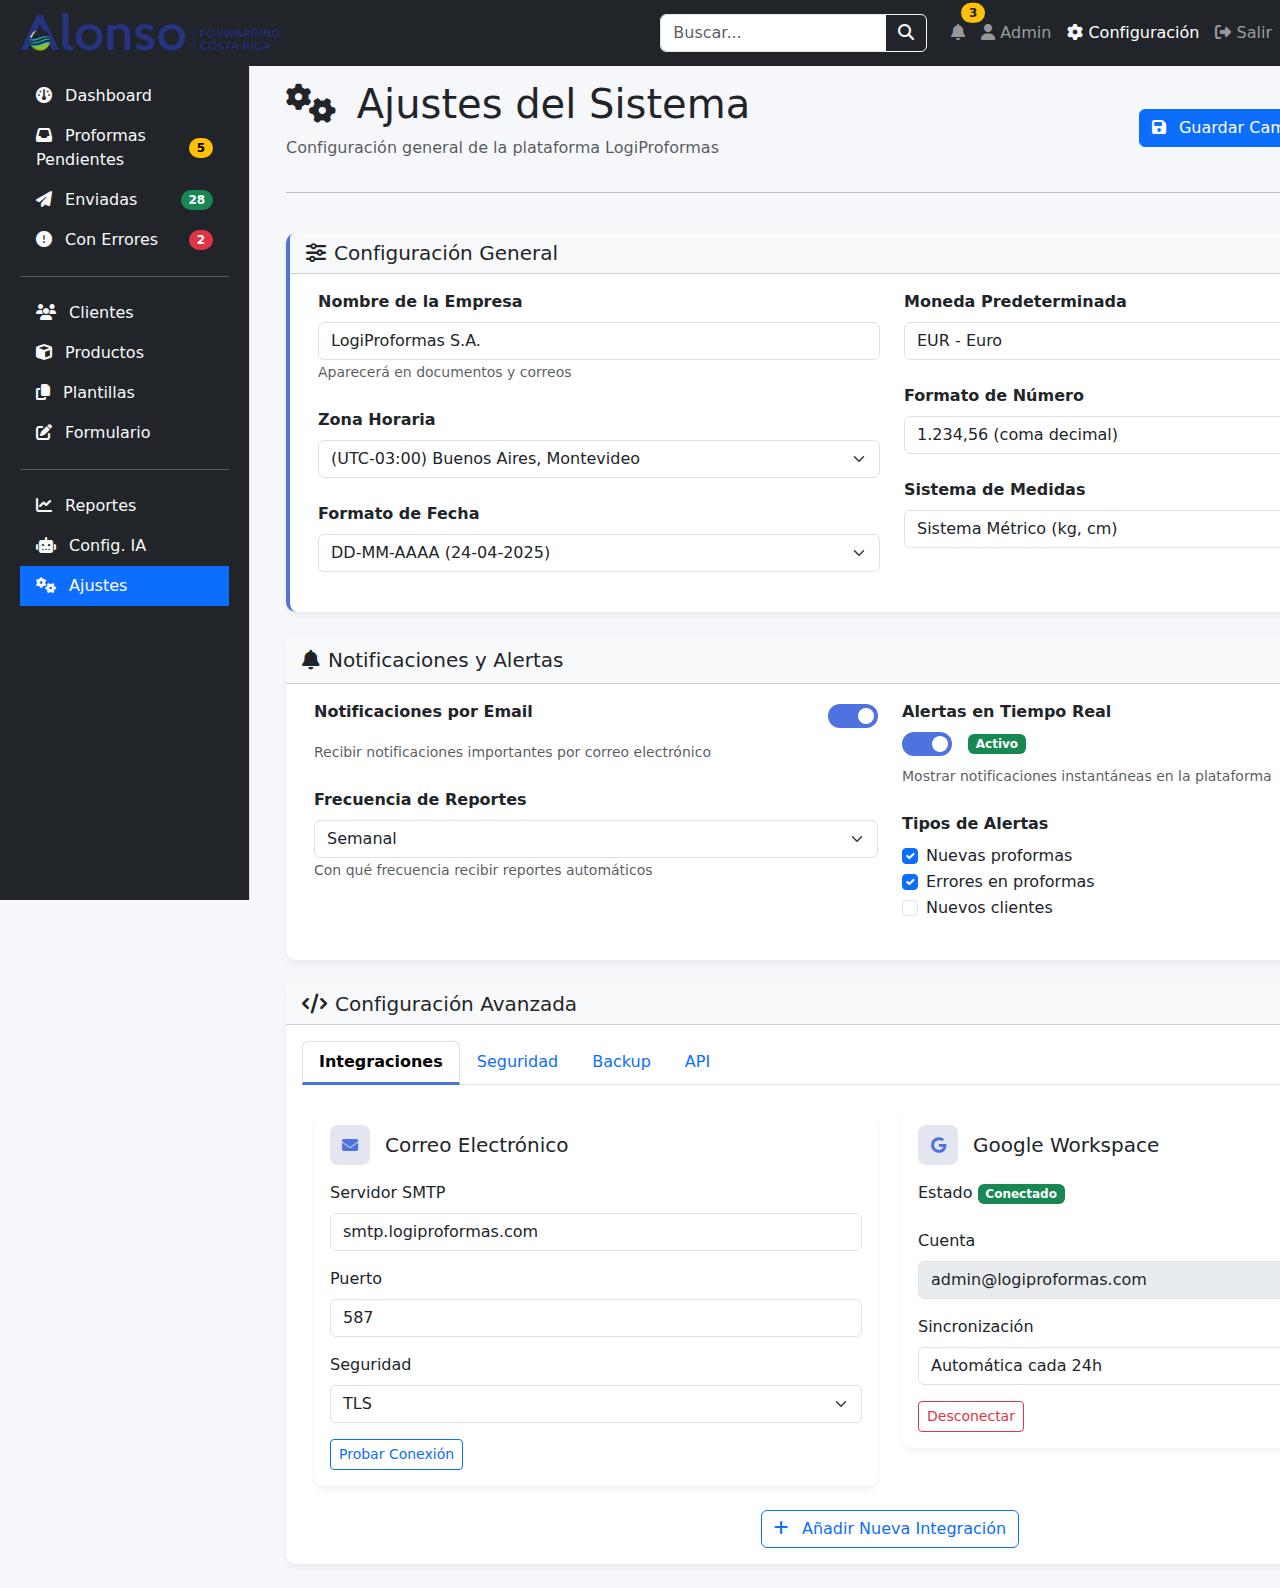
<file: ajustes.html>
<!DOCTYPE html>
<html lang="es">
<head>
    <meta charset="UTF-8">
    <meta name="viewport" content="width=device-width, initial-scale=1.0">
    <title>Ajustes - LogiProformas</title>
    <link rel="stylesheet" href="https://cdnjs.cloudflare.com/ajax/libs/bootstrap/5.3.2/css/bootstrap.min.css">
    <link rel="stylesheet" href="https://cdnjs.cloudflare.com/ajax/libs/font-awesome/6.4.0/css/all.min.css">
    <link rel="stylesheet" href="styles.css">
    <style>
        body {
            background-color: #f5f7fa;
        }
        .main {
            padding-top: 70px;
        }
        .card {
            border-radius: 10px;
            border: none;
            box-shadow: 0 4px 6px rgba(0, 0, 0, 0.05);
            transition: transform 0.2s;
        }
        .card:hover {
            transform: translateY(-2px);
        }
        .settings-card {
            border-left: 4px solid #4e73df;
        }
        .badge-blue {
            background-color: #4e73df;
            color: white;
        }
        .switch {
            position: relative;
            display: inline-block;
            width: 50px;
            height: 24px;
        }
        .switch input {
            opacity: 0;
            width: 0;
            height: 0;
        }
        .slider {
            position: absolute;
            cursor: pointer;
            top: 0;
            left: 0;
            right: 0;
            bottom: 0;
            background-color: #ccc;
            transition: .4s;
            border-radius: 24px;
        }
        .slider:before {
            position: absolute;
            content: "";
            height: 16px;
            width: 16px;
            left: 4px;
            bottom: 4px;
            background-color: white;
            transition: .4s;
            border-radius: 50%;
        }
        input:checked + .slider {
            background-color: #4e73df;
        }
        input:checked + .slider:before {
            transform: translateX(26px);
        }
        .settings-icon {
            width: 40px;
            height: 40px;
            border-radius: 8px;
            display: flex;
            align-items: center;
            justify-content: center;
            margin-right: 15px;
            background-color: #e3e6f0;
            color: #4e73df;
        }
        .nav-tabs .nav-link.active {
            border-bottom: 3px solid #4e73df;
            font-weight: 600;
        }
       
    </style>
</head>
<body>
    <nav class="navbar navbar-expand-lg navbar-dark bg-dark fixed-top">
        <div class="container-fluid">
            <a class="navbar-brand" href="index.html">
                <img style="height: 40px; margin-left: 20px;" src="[data-uri]" alt="">
              </a>
            <button class="navbar-toggler" type="button" data-bs-toggle="collapse" data-bs-target="#navbarNav" aria-controls="navbarNav" aria-expanded="false" aria-label="Toggle navigation">
                <span class="navbar-toggler-icon"></span>
            </button>
            <div class="collapse navbar-collapse" id="navbarNav">
                <form class="d-flex ms-auto me-3">
                    <div class="input-group">
                        <input type="search" class="form-control" placeholder="Buscar..." aria-label="Buscar">
                        <button class="btn btn-outline-light" type="submit"><i class="fa-solid fa-search"></i></button>
                    </div>
                </form>
                <ul class="navbar-nav">
                    <li class="nav-item">
                        <a class="nav-link position-relative" href="#">
                            <i class="fa-solid fa-bell"></i>
                            <span class="position-absolute top-0 start-100 translate-middle badge rounded-pill bg-warning text-dark">3</span>
                        </a>
                    </li>
                    <li class="nav-item">
                        <a class="nav-link" href="#"><i class="fa-solid fa-user"></i> Admin</a>
                    </li>
                    <li class="nav-item">
                        <a class="nav-link active" href="ajustes.html"><i class="fa-solid fa-gear"></i> Configuración</a>
                    </li>
                    <li class="nav-item">
                        <a class="nav-link" href="#"><i class="fa-solid fa-right-from-bracket"></i> Salir</a>
                    </li>
                </ul>
            </div>
        </div>
    </nav>

    <div class="container-fluid">
        <div class="row flex-nowrap">
            <div class="sidebar col-md-2 d-flex flex-column">
                <div class="d-flex flex-column flex-shrink-0">
                    <ul class="nav nav-pills flex-column mb-auto">
                        <li class="nav-item">
                            <a href="index.html" class="nav-link ">
                                <i class="fa-solid fa-gauge me-2"></i> Dashboard
                            </a>
                        </li>
                        <li class="nav-item">
                            <a href="proformas_pendientes.html" class="nav-link d-flex justify-content-between align-items-center">
                                <div><i class="fa-solid fa-inbox me-2"></i> Proformas Pendientes</div>
                                <span class="badge rounded-pill text-bg-warning">5</span>
                            </a>
                        </li>
                        <li class="nav-item">
                            <a href="proformas_enviadas.html" class="nav-link d-flex justify-content-between align-items-center">
                                <div><i class="fa-solid fa-paper-plane me-2"></i> Enviadas</div>
                                <span class="badge rounded-pill text-bg-success">28</span>
                            </a>
                        </li>
                        <li class="nav-item">
                            <a href="proformas_errores.html" class="nav-link d-flex justify-content-between align-items-center">
                                <div><i class="fa-solid fa-circle-exclamation me-2"></i> Con Errores</div>
                                <span class="badge rounded-pill text-bg-danger">2</span>
                            </a>
                        </li>
                    </ul>
                    <hr class="text-light">
                    <ul class="nav nav-pills flex-column mb-auto">
                        <li class="nav-item">
                            <a href="clientes.html" class="nav-link">
                                <i class="fa-solid fa-users me-2"></i> Clientes
                            </a>
                        </li>
                        <li class="nav-item">
                            <a href="productos.html" class="nav-link">
                                <i class="fa-solid fa-cube me-2"></i> Productos
                            </a>
                        </li>
                        <li class="nav-item">
                            <a href="plantillas.html" class="nav-link">
                                <i class="fa-solid fa-copy me-2"></i> Plantillas
                            </a>
                        </li>
                        <li class="nav-item">
                            <a href="formulario.html" class="nav-link">
                                <i class="fa-solid fa-pen-to-square me-2"></i> Formulario
                            </a>
                        </li>
                    </ul>
                    <hr class="text-light">
                    <ul class="nav nav-pills flex-column mb-auto">
                        <li class="nav-item">
                            <a href="reportes.html" class="nav-link">
                                <i class="fa-solid fa-chart-line me-2"></i> Reportes
                            </a>
                        </li>
                        <li class="nav-item">
                            <a href="configia.html" class="nav-link">
                                <i class="fa-solid fa-robot me-2"></i> Config. IA
                            </a>
                        </li>
                        <li class="nav-item">
                            <a href="ajustes.html" class="nav-link active">
                                <i class="fa-solid fa-gears me-2"></i> Ajustes
                            </a>
                        </li>
                    </ul>
                </div>
            </div>

            <div class="main col-md-10 p-4">
                <div class="row mb-4">
                    <div class="col-md-12">
                        <div class="d-flex justify-content-between align-items-center">
                            <div>
                                <h1><i class="fa-solid fa-gears me-2"></i> Ajustes del Sistema</h1>
                                <p class="text-muted">Configuración general de la plataforma LogiProformas</p>
                            </div>
                            <div>
                                <button class="btn btn-primary me-2">
                                    <i class="fa-solid fa-floppy-disk me-2"></i> Guardar Cambios
                                </button>
                                <button class="btn btn-outline-secondary">
                                    <i class="fa-solid fa-rotate me-2"></i> Restablecer
                                </button>
                            </div>
                        </div>
                        <hr>
                    </div>
                </div>

                <!-- Configuración General -->
                <div class="row mb-4">
                    <div class="col-md-12">
                        <div class="card settings-card">
                            <div class="card-header bg-light">
                                <h5 class="mb-0"><i class="fa-solid fa-sliders me-2"></i>Configuración General</h5>
                            </div>
                            <div class="card-body">
                                <div class="row">
                                    <div class="col-md-6">
                                        <div class="mb-4">
                                            <label class="form-label fw-bold">Nombre de la Empresa</label>
                                            <input type="text" class="form-control" value="LogiProformas S.A.">
                                            <small class="text-muted">Aparecerá en documentos y correos</small>
                                        </div>

                                        <div class="mb-4">
                                            <label class="form-label fw-bold">Zona Horaria</label>
                                            <select class="form-select">
                                                <option>(UTC-05:00) Lima, Bogotá, Quito</option>
                                                <option>(UTC-04:00) Santiago, La Paz</option>
                                                <option>(UTC-06:00) Ciudad de México</option>
                                                <option selected>(UTC-03:00) Buenos Aires, Montevideo</option>
                                            </select>
                                        </div>

                                        <div class="mb-4">
                                            <label class="form-label fw-bold">Formato de Fecha</label>
                                            <select class="form-select">
                                                <option>DD/MM/AAAA (24/04/2025)</option>
                                                <option selected>DD-MM-AAAA (24-04-2025)</option>
                                                <option>MM/DD/AAAA (04/24/2025)</option>
                                                <option>AAAA-MM-DD (2025-04-24)</option>
                                            </select>
                                        </div>
                                    </div>
                                    <div class="col-md-6">
                                        <div class="mb-4">
                                            <label class="form-label fw-bold">Moneda Predeterminada</label>
                                            <select class="form-select">
                                                <option>USD - Dólar Estadounidense</option>
                                                <option selected>EUR - Euro</option>
                                                <option>PEN - Sol Peruano</option>
                                                <option>CLP - Peso Chileno</option>
                                                <option>ARS - Peso Argentino</option>
                                                <option>MXN - Peso Mexicano</option>
                                            </select>
                                        </div>

                                        <div class="mb-4">
                                            <label class="form-label fw-bold">Formato de Número</label>
                                            <select class="form-select">
                                                <option>1,234.56 (punto decimal)</option>
                                                <option selected>1.234,56 (coma decimal)</option>
                                            </select>
                                        </div>

                                        <div class="mb-4">
                                            <label class="form-label fw-bold">Sistema de Medidas</label>
                                            <select class="form-select">
                                                <option selected>Sistema Métrico (kg, cm)</option>
                                                <option>Sistema Imperial (lb, in)</option>
                                            </select>
                                        </div>
                                    </div>
                                </div>
                            </div>
                        </div>
                    </div>
                </div>

                <!-- Configuración de Notificaciones -->
                <div class="row mb-4">
                    <div class="col-md-12">
                        <div class="card">
                            <div class="card-header bg-light d-flex justify-content-between align-items-center">
                                <h5 class="mb-0"><i class="fa-solid fa-bell me-2"></i>Notificaciones y Alertas</h5>
                                <button class="btn btn-sm btn-outline-primary">
                                    <i class="fa-solid fa-plus me-1"></i> Nueva Regla
                                </button>
                            </div>
                            <div class="card-body">
                                <div class="row">
                                    <div class="col-md-6">
                                        <div class="mb-4">
                                            <div class="d-flex justify-content-between align-items-center mb-2">
                                                <label class="form-label fw-bold">Notificaciones por Email</label>
                                                <label class="switch">
                                                    <input type="checkbox" checked>
                                                    <span class="slider"></span>
                                                </label>
                                            </div>
                                            <small class="text-muted">Recibir notificaciones importantes por correo electrónico</small>
                                        </div>

                                        <div class="mb-4">
                                            <label class="form-label fw-bold">Frecuencia de Reportes</label>
                                            <select class="form-select">
                                                <option>Diario</option>
                                                <option selected>Semanal</option>
                                                <option>Quincenal</option>
                                                <option>Mensual</option>
                                            </select>
                                            <small class="text-muted">Con qué frecuencia recibir reportes automáticos</small>
                                        </div>
                                    </div>
                                    <div class="col-md-6">
                                        <div class="mb-4">
                                            <label class="form-label fw-bold">Alertas en Tiempo Real</label>
                                            <div class="d-flex align-items-center mb-2">
                                                <label class="switch me-3">
                                                    <input type="checkbox" checked>
                                                    <span class="slider"></span>
                                                </label>
                                                <span class="badge bg-success">Activo</span>
                                            </div>
                                            <small class="text-muted">Mostrar notificaciones instantáneas en la plataforma</small>
                                        </div>

                                        <div class="mb-4">
                                            <label class="form-label fw-bold">Tipos de Alertas</label>
                                            <div class="form-check">
                                                <input class="form-check-input" type="checkbox" id="alertProformas" checked>
                                                <label class="form-check-label" for="alertProformas">Nuevas proformas</label>
                                            </div>
                                            <div class="form-check">
                                                <input class="form-check-input" type="checkbox" id="alertErrores" checked>
                                                <label class="form-check-label" for="alertErrores">Errores en proformas</label>
                                            </div>
                                            <div class="form-check">
                                                <input class="form-check-input" type="checkbox" id="alertClientes">
                                                <label class="form-check-label" for="alertClientes">Nuevos clientes</label>
                                            </div>
                                        </div>
                                    </div>
                                </div>
                            </div>
                        </div>
                    </div>
                </div>

                <!-- Configuración Avanzada con pestañas -->
                <div class="row">
                    <div class="col-md-12">
                        <div class="card">
                            <div class="card-header bg-light">
                                <h5 class="mb-0"><i class="fa-solid fa-code me-2"></i>Configuración Avanzada</h5>
                            </div>
                            <div class="card-body">
                                <ul class="nav nav-tabs mb-4" id="advancedSettingsTabs" role="tablist">
                                    <li class="nav-item" role="presentation">
                                        <button class="nav-link active" id="integraciones-tab" data-bs-toggle="tab" data-bs-target="#integraciones" type="button" role="tab">Integraciones</button>
                                    </li>
                                    <li class="nav-item" role="presentation">
                                        <button class="nav-link" id="seguridad-tab" data-bs-toggle="tab" data-bs-target="#seguridad" type="button" role="tab">Seguridad</button>
                                    </li>
                                    <li class="nav-item" role="presentation">
                                        <button class="nav-link" id="backup-tab" data-bs-toggle="tab" data-bs-target="#backup" type="button" role="tab">Backup</button>
                                    </li>
                                    <li class="nav-item" role="presentation">
                                        <button class="nav-link" id="api-tab" data-bs-toggle="tab" data-bs-target="#api" type="button" role="tab">API</button>
                                    </li>
                                </ul>
                                <div class="tab-content" id="advancedSettingsContent">
                                    <!-- Pestaña Integraciones -->
                                    <div class="tab-pane fade show active" id="integraciones" role="tabpanel">
                                        <div class="row">
                                            <div class="col-md-6">
                                                <div class="card mb-4">
                                                    <div class="card-body">
                                                        <div class="d-flex align-items-center mb-3">
                                                            <div class="settings-icon">
                                                                <i class="fa-solid fa-envelope"></i>
                                                            </div>
                                                            <div>
                                                                <h5 class="mb-0">Correo Electrónico</h5>
                                                            </div>
                                                        </div>
                                                        <div class="mb-3">
                                                            <label class="form-label">Servidor SMTP</label>
                                                            <input type="text" class="form-control" value="smtp.logiproformas.com">
                                                        </div>
                                                        <div class="mb-3">
                                                            <label class="form-label">Puerto</label>
                                                            <input type="number" class="form-control" value="587">
                                                        </div>
                                                        <div class="mb-3">
                                                            <label class="form-label">Seguridad</label>
                                                            <select class="form-select">
                                                                <option>TLS</option>
                                                                <option>SSL</option>
                                                                <option>Ninguna</option>
                                                            </select>
                                                        </div>
                                                        <button class="btn btn-sm btn-outline-primary">Probar Conexión</button>
                                                    </div>
                                                </div>
                                            </div>
                                            <div class="col-md-6">
                                                <div class="card mb-4">
                                                    <div class="card-body">
                                                        <div class="d-flex align-items-center mb-3">
                                                            <div class="settings-icon">
                                                                <i class="fa-brands fa-google"></i>
                                                            </div>
                                                            <div>
                                                                <h5 class="mb-0">Google Workspace</h5>
                                                            </div>
                                                        </div>
                                                        <div class="mb-3">
                                                            <label class="form-label">Estado</label>
                                                            <span class="badge bg-success">Conectado</span>
                                                        </div>
                                                        <div class="mb-3">
                                                            <label class="form-label">Cuenta</label>
                                                            <input type="text" class="form-control" value="admin@logiproformas.com" disabled>
                                                        </div>
                                                        <div class="mb-3">
                                                            <label class="form-label">Sincronización</label>
                                                            <select class="form-select">
                                                                <option>Manual</option>
                                                                <option selected>Automática cada 24h</option>
                                                                <option>Automática cada 12h</option>
                                                                <option>Automática cada 1h</option>
                                                            </select>
                                                        </div>
                                                        <button class="btn btn-sm btn-outline-danger">Desconectar</button>
                                                    </div>
                                                </div>
                                            </div>
                                        </div>
                                        <div class="text-center">
                                            <button class="btn btn-outline-primary">
                                                <i class="fa-solid fa-plus me-2"></i> Añadir Nueva Integración
                                            </button>
                                        </div>
                                    </div>
                                    
                                    <!-- Pestaña Seguridad -->
                                    <div class="tab-pane fade" id="seguridad" role="tabpanel">
                                        <div class="row">
                                            <div class="col-md-6">
                                                <div class="mb-4">
                                                    <label class="form-label fw-bold">Requerir autenticación en dos pasos</label>
                                                    <select class="form-select">
                                                        <option selected>No requerido</option>
                                                        <option>Solo para administradores</option>
                                                        <option>Para todos los usuarios</option>
                                                    </select>
                                                    <small class="text-muted">Añade una capa adicional de seguridad</small>
                                                </div>
                                                
                                                <div class="mb-4">
                                                    <label class="form-label fw-bold">Política de contraseñas</label>
                                                    <select class="form-select">
                                                        <option>Básica (6 caracteres mínimo)</option>
                                                        <option selected>Media (8 caracteres, mayúsculas y números)</option>
                                                        <option>Fuerte (12 caracteres, símbolos requeridos)</option>
                                                    </select>
                                                </div>
                                                
                                                <div class="mb-4">
                                                    <label class="form-label fw-bold">Caducidad de contraseñas</label>
                                                    <select class="form-select">
                                                        <option selected>Nunca</option>
                                                        <option>Cada 30 días</option>
                                                        <option>Cada 90 días</option>
                                                        <option>Cada 180 días</option>
                                                    </select>
                                                </div>
                                            </div>
                                            <div class="col-md-6">
                                                <div class="mb-4">
                                                    <label class="form-label fw-bold">IPs Permitidas</label>
                                                    <textarea class="form-control" rows="3">192.168.1.0/24
201.131.45.78
186.154.201.12</textarea>
                                                    <small class="text-muted">Lista de IPs con acceso al sistema</small>
                                                </div>
                                                
                                                <div class="mb-4">
                                                    <label class="form-label fw-bold">Registro de actividad</label>
                                                    <div class="d-flex align-items-center mb-2">
                                                        <label class="switch me-3">
                                                            <input type="checkbox" checked>
                                                            <span class="slider"></span>
                                                        </label>
                                                        <span class="badge bg-success">Activo</span>
                                                    </div>
                                                    <small class="text-muted">Registra todas las acciones importantes en el sistema</small>
                                                </div>
                                            </div>
                                        </div>
                                    </div>
                                    
                                    <!-- Pestaña Backup -->
                                    <div class="tab-pane fade" id="backup" role="tabpanel">
                                        <div class="row">
                                            <div class="col-md-6">
                                                <div class="card mb-4">
                                                    <div class="card-body">
                                                        <h5 class="card-title mb-3">Configuración de Backup</h5>
                                                        <div class="mb-3">
                                                            <label class="form-label">Frecuencia</label>
                                                            <select class="form-select">
                                                                <option>Diario</option>
                                                                <option selected>Semanal</option>
                                                                <option>Mensual</option>
                                                            </select>
                                                        </div>
                                                        <div class="mb-3">
                                                            <label class="form-label">Hora de Ejecución</label>
                                                            <input type="time" class="form-control" value="02:00">
                                                        </div>
                                                        <div class="mb-3">
                                                            <label class="form-label">Retención</label>
                                                            <select class="form-select">
                                                                <option>7 días</option>
                                                                <option selected>30 días</option>
                                                                <option>90 días</option>
                                                                <option>1 año</option>
                                                            </select>
                                                        </div>
                                                        <button class="btn btn-primary">Programar Backup</button>
                                                    </div>
                                                </div>
                                            </div>
                                            <div class="col-md-6">
                                                <div class="card">
                                                    <div class="card-body">
                                                        <h5 class="card-title mb-3">Historial de Backups</h5>
                                                        <div class="table-responsive">
                                                            <table class="table table-sm">
                                                                <thead>
                                                                    <tr>
                                                                        <th>Fecha</th>
                                                                        <th>Tamaño</th>
                                                                        <th>Estado</th>
                                                                        <th></th>
                                                                    </tr>
                                                                </thead>
                                                                <tbody>
                                                                    <tr>
                                                                        <td>23/04/2025 02:00</td>
                                                                        <td>1.2 GB</td>
                                                                        <td><span class="badge bg-success">Completado</span></td>
                                                                        <td><button class="btn btn-sm btn-outline-primary">Descargar</button></td>
                                                                    </tr>
                                                                    <tr>
                                                                        <td>16/04/2025 02:00</td>
                                                                        <td>1.1 GB</td>
                                                                        <td><span class="badge bg-success">Completado</span></td>
                                                                        <td><button class="btn btn-sm btn-outline-primary">Descargar</button></td>
                                                                    </tr>
                                                                    <tr>
                                                                        <td>09/04/2025 02:00</td>
                                                                        <td>1.0 GB</td>
                                                                        <td><span class="badge bg-warning text-dark">Parcial</span></td>
                                                                        <td><button class="btn btn-sm btn-outline-primary">Descargar</button></td>
                                                                    </tr>
                                                                </tbody>
                                                            </table>
                                                        </div>
                                                        <button class="btn btn-outline-primary mt-3">
                                                            <i class="fa-solid fa-database me-2"></i> Crear Backup Ahora
                                                        </button>
                                                    </div>
                                                </div>
                                            </div>
                                        </div>
                                    </div>
                                    
                                    <!-- Pestaña API -->
                                    <div class="tab-pane fade" id="api" role="tabpanel">
                                        <div class="row">
                                            <div class="col-md-6">
                                                <div class="mb-4">
                                                    <label class="form-label fw-bold">Estado de la API</label>
                                                    <div class="d-flex align-items-center mb-2">
                                                        <label class="switch me-3">
                                                            <input type="checkbox" checked>
                                                            <span class="slider"></span>
                                                        </label>
                                                        <span class="badge bg-success">Activo</span>
                                                    </div>
                                                    <small class="text-muted">Habilita o deshabilita el acceso a la API</small>
                                                </div>
                                                
                                                <div class="mb-4">
                                                    <label class="form-label fw-bold">Clave API</label>
                                                    <div class="input-group">
                                                        <input type="password" class="form-control" value="sk_prod_1234567890abcdef">
                                                        <button class="btn btn-outline-secondary" type="button">
                                                            <i class="fa-solid fa-eye"></i>
                                                        </button>
                                                        <button class="btn btn-outline-secondary" type="button">
                                                            <i class="fa-solid fa-copy"></i>
                                                        </button>
                                                    </div>
                                                    <small class="text-muted">Clave para conectarse a la API</small>
                                                </div>
                                            </div>
                                            <div class="col-md-6">
                                                <div class="mb-4">
                                                    <label class="form-label fw-bold">Endpoint</label>
                                                    <input type="text" class="form-control" value="https://api.logiproformas.com/v1">
                                                    <small class="text-muted">URL base para las llamadas a la API</small>
                                                </div>
                                                
                                                <div class="mb-4">
                                                    <label class="form-label fw-bold">Límite de Tasas</label>
                                                    <input type="number" class="form-control" value="1000">
                                                    <small class="text-muted">Llamadas por minuto permitidas</small>
                                                </div>
                                            </div>
                                        </div>
                                        <div class="card bg-light">
                                            <div class="card-body">
                                                <h6 class="card-title"><i class="fa-solid fa-circle-info me-2"></i>Documentación de la API</h6>
                                                <p class="small">Consulta nuestra documentación completa para integrar con otros sistemas.</p>
                                                <a href="#" class="btn btn-sm btn-outline-primary">
                                                    <i class="fa-solid fa-book me-2"></i> Ver Documentación
                                                </a>
                                            </div>
                                        </div>
                                    </div>
                                </div>
                            </div>
                        </div>
                    </div>
                </div>
            </div>
        </div>
    </div>

    <!-- Scripts -->
    <script src="https://cdnjs.cloudflare.com/ajax/libs/bootstrap/5.3.2/js/bootstrap.bundle.min.js"></script>
    <script>
        // Simulación de funcionalidad de switches y botones
        document.addEventListener('DOMContentLoaded', function() {
            // Toggle para mostrar/ocultar clave API
            document.querySelectorAll('.btn-outline-secondary').forEach(btn => {
                btn.addEventListener('click', function() {
                    const input = this.closest('.input-group').querySelector('input');
                    if (this.querySelector('.fa-eye')) {
                        if (input.type === 'password') {
                            input.type = 'text';
                            this.querySelector('.fa-eye').classList.replace('fa-eye', 'fa-eye-slash');
                        } else {
                            input.type = 'password';
                            this.querySelector('.fa-eye-slash').classList.replace('fa-eye-slash', 'fa-eye');
                        }
                    } else if (this.querySelector('.fa-copy')) {
                        input.select();
                        document.execCommand('copy');
                        const originalText = this.innerHTML;
                        this.innerHTML = '<i class="fa-solid fa-check"></i>';
                        setTimeout(() => {
                            this.innerHTML = originalText;
                        }, 2000);
                    }
                });
            });
            
            // Inicializar tooltips si Bootstrap está cargado
            if (typeof bootstrap !== 'undefined' && bootstrap.Tooltip) {
                const tooltipTriggerList = [].slice.call(document.querySelectorAll('[data-bs-toggle="tooltip"]'));
                tooltipTriggerList.map(function (tooltipTriggerEl) {
                    return new bootstrap.Tooltip(tooltipTriggerEl);
                });
            }
        });
    </script>
</body>
</html>
</file>
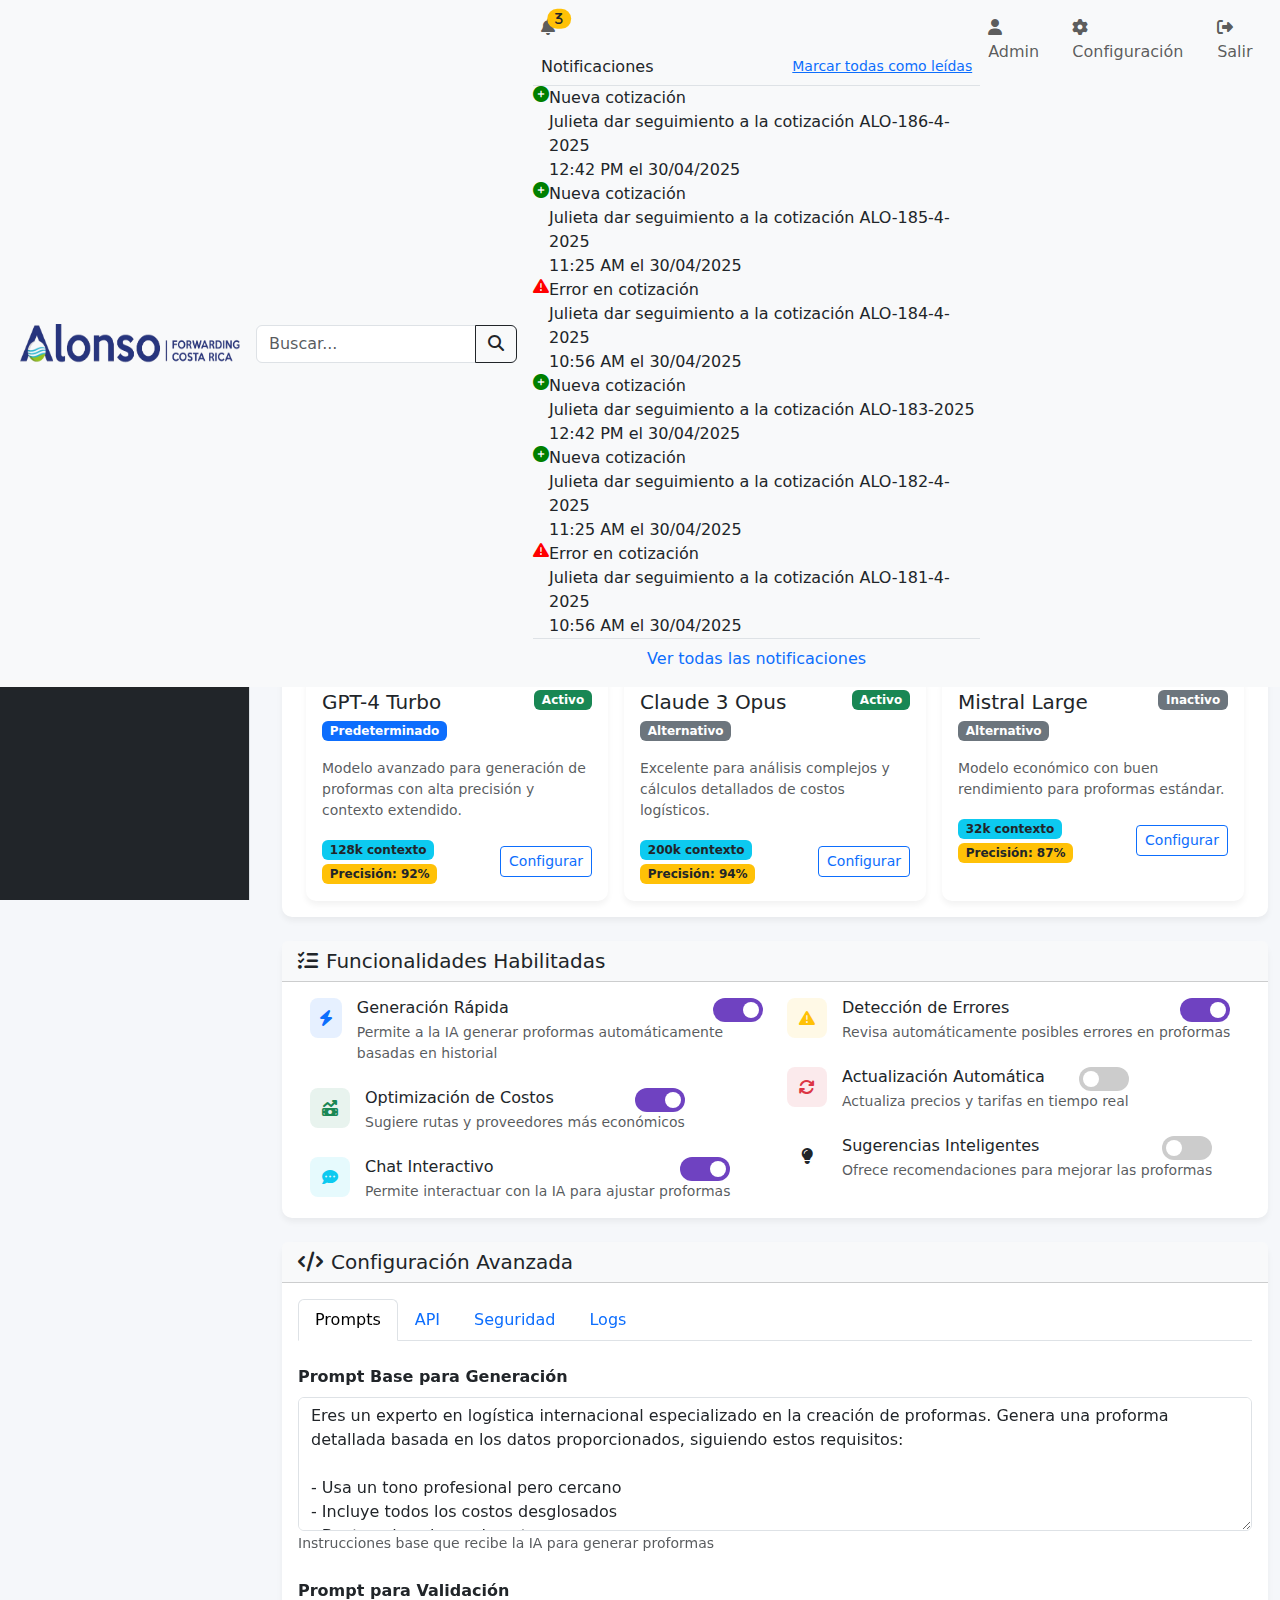
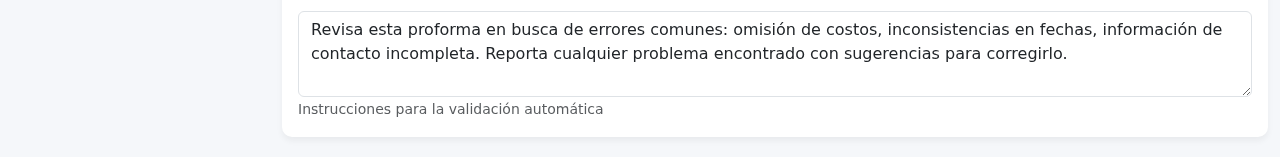
<file: configia.html>
<!DOCTYPE html>
<html lang="es">
<head>
    <meta charset="UTF-8">
    <meta name="viewport" content="width=device-width, initial-scale=1.0">
    <title>Configuración IA - CotizAlonso</title>
    <link rel="stylesheet" href="https://cdnjs.cloudflare.com/ajax/libs/bootstrap/5.3.2/css/bootstrap.min.css">
    <link rel="stylesheet" href="https://cdnjs.cloudflare.com/ajax/libs/font-awesome/6.4.0/css/all.min.css">
    <link rel="stylesheet" href="styles.css">
    <style>
        body {
            background-color: #f5f7fa;
        }
        .card {
            border-radius: 10px;
            border: none;
            box-shadow: 0 4px 6px rgba(0, 0, 0, 0.05);
            transition: transform 0.2s;
        }
        .card:hover {
            transform: translateY(-2px);
        }
        .ai-config-card {
            border-left: 4px solid #6f42c1;
        }
        .model-card {
            transition: all 0.3s ease;
        }
        .model-card:hover {
            transform: scale(1.02);
            box-shadow: 0 10px 20px rgba(0,0,0,0.1);
        }
        .badge-purple {
            background-color: #6f42c1;
            color: white;
        }
        .switch {
            position: relative;
            display: inline-block;
            width: 50px;
            height: 24px;
        }
        .switch input {
            opacity: 0;
            width: 0;
            height: 0;
        }
        .slider {
            position: absolute;
            cursor: pointer;
            top: 0;
            left: 0;
            right: 0;
            bottom: 0;
            background-color: #ccc;
            transition: .4s;
            border-radius: 24px;
        }
        .slider:before {
            position: absolute;
            content: "";
            height: 16px;
            width: 16px;
            left: 4px;
            bottom: 4px;
            background-color: white;
            transition: .4s;
            border-radius: 50%;
        }
        input:checked + .slider {
            background-color: #6f42c1;
        }
        input:checked + .slider:before {
            transform: translateX(26px);
        }
        .feature-icon {
            width: 40px;
            height: 40px;
            border-radius: 8px;
            display: flex;
            align-items: center;
            justify-content: center;
            margin-right: 15px;
        }
    </style>
</head>
<body>
    <nav class="navbar navbar-expand-lg navbar-light bg-light fixed-top">
        <div class="container-fluid">
            <a class="navbar-brand" href="index.html">
                <img style="height: 40px; margin-left: 20px; max-width: 220px;" src="./alonso-logo.png" alt="">
            </a>
            <button class="navbar-toggler" style="width: 40px; padding: 0;" type="button" data-bs-toggle="collapse" data-bs-target="#navbarNav" aria-controls="navbarNav" aria-expanded="false" aria-label="Toggle navigation">
                <span class="navbar-toggler-icon"></span>
            </button>
            <div class="collapse navbar-collapse" id="navbarNav">
                <form class="d-flex ms-auto me-3">
                    <div class="input-group">
                        <input type="search" class="form-control" placeholder="Buscar..." aria-label="Buscar">
                        <button class="btn btn-outline-dark" type="submit"><i class="fa-solid fa-search"></i></button>
                    </div>
                </form>
                <ul class="navbar-nav">
                    <li class="nav-item">
                        <a class="nav-link position-relative" id="notificacion_bell" href="#">
                            <i class="fa-solid fa-bell">
                                <span class="translate-middle badge rounded-pill bg-warning text-dark">3</span>
                            </i>
                           
                        </a>
                        <!-- Contenedor de notificaciones -->
                        <div id="notification-dropdown" class="notification-dropdown">
                            <div class="notification-header d-flex justify-content-between align-items-center p-2 border-bottom">
                                <h6 class="mb-0">Notificaciones</h6>
                                <small><a href="#" id="mark-all-read">Marcar todas como leídas</a></small>
                            </div>
                            <div id="notification-list" class="notification-list">
                                <!-- Las notificaciones se insertarán aquí dinámicamente -->
                                <div class="notification-item unread">
                                    <div class="d-flex">
                                        <div class="flex-shrink-0 me-3">
                                            <i class="fa-solid fa-file-invoice text-primary"></i>
                                        </div>
                                        <div class="flex-grow-1">
                                            <div class="notification-title">Nueva cotización</div>
                                            <div class="notification-message">La cotización ALO-186-4-2025 ha sido creada. Por favor revisar para aprobar o modificar.</div>
                                            <div class="notification-time">12:42 PM el 30/04/2025</div>
                                        </div>
                                    </div>
                                </div>
                                <!-- Más notificaciones... -->
                            </div>
                            <div class="notification-footer text-center p-2 border-top">
                                <a href="#" class="text-decoration-none">Ver todas las notificaciones</a>
                            </div>
                        </div>
                    </li>
                    <li class="nav-item">
                        <a class="nav-link" href="#"><i class="fa-solid fa-user"></i> Admin</a>
                    </li>
                    <li class="nav-item">
                        <a class="nav-link" href="ajustes.html"><i class="fa-solid fa-gear"></i> Configuración</a>
                    </li>
                    <li class="nav-item">
                        <a class="nav-link" href="#"><i class="fa-solid fa-right-from-bracket"></i> Salir</a>
                    </li>
                </ul>
            </div>
        </div>
    </nav>

    <div class="container-fluid">
        <div class="row flex-nowrap">
            <div id="sidebar" class="sidebar col-2">
                <div class="d-flex flex-column flex-shrink-0">
                    <button id="sidebarToggle" class="btn m-auto">
                        <i class="fa-solid fa-chevron-left"></i>
                    </button>
                    <ul class="nav nav-pills flex-column mb-auto">
                        <li class="nav-item">
                            <a href="index.html" class="nav-link " data-bs-toggle="tooltip" data-bs-placement="right" title="Dashboard">
                                <i class="fa-solid fa-gauge me-2"></i> <span>Dashboard</span>
                            </a>
                        </li>
                        <li class="nav-item">
                            <a href="proformas_pendientes.html" class="nav-link" data-bs-toggle="tooltip" data-bs-placement="right" title="Proformas Pendientes">
                                <div>
                                    <i class="fa-solid fa-inbox me-2"></i> 
                                    <span>Proformas Pendientes</span>                                    
                                </div>
                            </a>
                        </li>
                        <li class="nav-item">
                            <a href="proformas_enviadas.html" class="nav-link" data-bs-toggle="tooltip" data-bs-placement="right" title="Enviadas">
                                <div><i class="fa-solid fa-paper-plane me-2"></i> 
                                    <span>Enviadas</span>
                                </div>
                            </a>
                        </li>
                        <li class="nav-item">
                            <a href="proformas_errores.html" class="nav-link" data-bs-toggle="tooltip" data-bs-placement="right" title="Con Errores">
                                <div><i class="fa-solid fa-circle-exclamation me-2"></i> 
                                    <span>Con Errores</span>
                                </div>
                            </a>
                        </li>
                    </ul>
                    <hr class="text-dark" style="margin:0;">
                    <ul class="nav nav-pills flex-column mb-auto ">
                        
                        <li class="nav-item">
                            <a href="clientes.html" class="nav-link" data-bs-toggle="tooltip" data-bs-placement="right" title="Clientes">
                                <i class="fa-solid fa-users me-2"></i> <span>Clientes</span>
                            </a>
                        </li>
                        <li class="nav-item">
                            <a href="productos.html" class="nav-link" data-bs-toggle="tooltip" data-bs-placement="right" title="Productos">
                                <i class="fa-solid fa-cube me-2"></i> <span>Productos</span>
                            </a>
                        </li>
                        <li class="nav-item">
                            <a href="plantillas.html" class="nav-link" data-bs-toggle="tooltip" data-bs-placement="right" title="Plantillas">
                                <i class="fa-solid fa-copy me-2"></i> <span>Plantillas</span>
                            </a>
                        </li>
                        <li class="nav-item">
                            <a href="formulario.html" class="nav-link" data-bs-toggle="tooltip" data-bs-placement="right" title="Formulario">
                                <i class="fa-solid fa-pen-to-square me-2"></i> <span>Formulario</span>
                            </a>
                        </li>
                    </ul>
                    <hr class="text-dark" style="margin:0;">
                    <ul class="nav nav-pills flex-column mb-auto">
                        <li class="nav-item">
                            <a href="reportes.html" class="nav-link" data-bs-toggle="tooltip" data-bs-placement="right" title="Reportes">
                                <i class="fa-solid fa-chart-line me-2"></i> <span>Reportes</span>
                            </a>
                        </li>
                        <li class="nav-item">
                            <a href="configia.html" class="nav-link active" data-bs-toggle="tooltip" data-bs-placement="right" title="Config. IA">
                                <i class="fa-solid fa-robot me-2"></i> <span>Config. IA</span>
                            </a>
                        </li>
                        <li class="nav-item">
                            <a href="ajustes.html" class="nav-link" data-bs-toggle="tooltip" data-bs-placement="right" title="Ajustes">
                                <i class="fa-solid fa-gears me-2"></i> <span>Ajustes</span>
                            </a>
                        </li>
                    </ul>
                </div>
            </div>

            <div class="main col">
                <div class="row mb-4">
                    <div class="col-md-12">
                        <div class="d-flex justify-content-between align-items-center">
                            <div>
                                <h1><i class="fa-solid fa-robot me-2"></i> Configuración de Inteligencia Artificial</h1>
                                <p class="text-muted">Personaliza el comportamiento del asistente IA para proformas</p>
                            </div>
                            <button class="btn btn-primary">
                                <i class="fa-solid fa-floppy-disk me-2"></i> Guardar Cambios
                            </button>
                        </div>
                        <hr>
                    </div>
                </div>

                <!-- Estado y Configuración General -->
                <div class="row mb-4">
                    <div class="col-md-12">
                        <div class="card ai-config-card">
                            <div class="card-header bg-light">
                                <h5 class="mb-0"><i class="fa-solid fa-sliders me-2"></i>Configuración General</h5>
                            </div>
                            <div class="card-body">
                                <div class="row">
                                    <div class="col-md-6">
                                        <div class="mb-4">
                                            <label class="form-label fw-bold">Estado del Sistema IA</label>
                                            <div class="d-flex align-items-center">
                                                <label class="switch me-3">
                                                    <input type="checkbox" checked>
                                                    <span class="slider"></span>
                                                </label>
                                                <span class="badge bg-success">Activo</span>
                                            </div>
                                            <small class="text-muted">Activa o desactiva todo el módulo de IA</small>
                                        </div>

                                        <div class="mb-4">
                                            <label class="form-label fw-bold">Nivel de Autonomía</label>
                                            <select class="form-select">
                                                <option value="1">Asistente (recomendado)</option>
                                                <option value="2">Semi-autónomo</option>
                                                <option value="3">Autónomo (avanzado)</option>
                                            </select>
                                            <small class="text-muted">Controla cuánta autonomía tiene la IA para tomar decisiones</small>
                                        </div>
                                    </div>
                                    <div class="col-md-6">
                                        <div class="mb-4">
                                            <label class="form-label fw-bold">Modelo Principal</label>
                                            <select class="form-select">
                                                <option value="gpt-4">GPT-4 Turbo (recomendado)</option>
                                                <option value="gpt-3.5">GPT-3.5 Turbo (rápido)</option>
                                                <option value="claude">Claude 3 Opus (preciso)</option>
                                                <option value="mistral">Mistral Large (económico)</option>
                                            </select>
                                            <small class="text-muted">Selecciona el modelo de lenguaje principal</small>
                                        </div>

                                        <div class="mb-4">
                                            <label class="form-label fw-bold">Idioma Predeterminado</label>
                                            <select class="form-select">
                                                <option selected>Español</option>
                                                <option>Inglés</option>
                                                <option>Portugués</option>
                                                <option>Chino</option>
                                            </select>
                                            <small class="text-muted">Idioma para las respuestas generadas</small>
                                        </div>
                                    </div>
                                </div>
                            </div>
                        </div>
                    </div>
                </div>

                <!-- Modelos Disponibles -->
                <div class="row mb-4">
                    <div class="col-md-12">
                        <div class="card">
                            <div class="card-header bg-light d-flex justify-content-between align-items-center">
                                <h5 class="mb-0"><i class="fa-solid fa-microchip me-2"></i>Modelos Disponibles</h5>
                                <button class="btn btn-sm btn-outline-primary">
                                    <i class="fa-solid fa-plus me-1"></i> Añadir Modelo
                                </button>
                            </div>
                            <div class="card-body">
                                <div class="row g-3">
                                    <!-- Modelo 1 -->
                                    <div class="col-md-4">
                                        <div class="card model-card h-100">
                                            <div class="card-body">
                                                <div class="d-flex justify-content-between align-items-start mb-3">
                                                    <div>
                                                        <h5 class="card-title mb-1">GPT-4 Turbo</h5>
                                                        <span class="badge bg-primary">Predeterminado</span>
                                                    </div>
                                                    <span class="badge bg-success">Activo</span>
                                                </div>
                                                <p class="card-text small text-muted mb-3">Modelo avanzado para generación de proformas con alta precisión y contexto extendido.</p>
                                                <div class="d-flex justify-content-between align-items-center">
                                                    <div>
                                                        <span class="badge bg-info text-dark">128k contexto</span>
                                                        <span class="badge bg-warning text-dark">Precisión: 92%</span>
                                                    </div>
                                                    <button class="btn btn-sm btn-outline-primary">Configurar</button>
                                                </div>
                                            </div>
                                        </div>
                                    </div>
                                    
                                    <!-- Modelo 2 -->
                                    <div class="col-md-4">
                                        <div class="card model-card h-100">
                                            <div class="card-body">
                                                <div class="d-flex justify-content-between align-items-start mb-3">
                                                    <div>
                                                        <h5 class="card-title mb-1">Claude 3 Opus</h5>
                                                        <span class="badge bg-secondary">Alternativo</span>
                                                    </div>
                                                    <span class="badge bg-success">Activo</span>
                                                </div>
                                                <p class="card-text small text-muted mb-3">Excelente para análisis complejos y cálculos detallados de costos logísticos.</p>
                                                <div class="d-flex justify-content-between align-items-center">
                                                    <div>
                                                        <span class="badge bg-info text-dark">200k contexto</span>
                                                        <span class="badge bg-warning text-dark">Precisión: 94%</span>
                                                    </div>
                                                    <button class="btn btn-sm btn-outline-primary">Configurar</button>
                                                </div>
                                            </div>
                                        </div>
                                    </div>
                                    
                                    <!-- Modelo 3 -->
                                    <div class="col-md-4">
                                        <div class="card model-card h-100">
                                            <div class="card-body">
                                                <div class="d-flex justify-content-between align-items-start mb-3">
                                                    <div>
                                                        <h5 class="card-title mb-1">Mistral Large</h5>
                                                        <span class="badge bg-secondary">Alternativo</span>
                                                    </div>
                                                    <span class="badge bg-secondary">Inactivo</span>
                                                </div>
                                                <p class="card-text small text-muted mb-3">Modelo económico con buen rendimiento para proformas estándar.</p>
                                                <div class="d-flex justify-content-between align-items-center">
                                                    <div>
                                                        <span class="badge bg-info text-dark">32k contexto</span>
                                                        <span class="badge bg-warning text-dark">Precisión: 87%</span>
                                                    </div>
                                                    <button class="btn btn-sm btn-outline-primary">Configurar</button>
                                                </div>
                                            </div>
                                        </div>
                                    </div>
                                </div>
                            </div>
                        </div>
                    </div>
                </div>

                <!-- Funcionalidades de IA -->
                <div class="row mb-4">
                    <div class="col-md-12">
                        <div class="card">
                            <div class="card-header bg-light">
                                <h5 class="mb-0"><i class="fa-solid fa-list-check me-2"></i>Funcionalidades Habilitadas</h5>
                            </div>
                            <div class="card-body">
                                <div class="row">
                                    <!-- Columna 1 -->
                                    <div class="col-md-6">
                                        <!-- Función 1 -->
                                        <div class="d-flex mb-4">
                                            <div class="feature-icon bg-primary bg-opacity-10 text-primary">
                                                <i class="fa-solid fa-bolt"></i>
                                            </div>
                                            <div>
                                                <div class="d-flex justify-content-between align-items-center">
                                                    <h6 class="mb-1">Generación Rápida</h6>
                                                    <label class="switch">
                                                        <input type="checkbox" checked>
                                                        <span class="slider"></span>
                                                    </label>
                                                </div>
                                                <p class="small text-muted mb-0">Permite a la IA generar proformas automáticamente basadas en historial</p>
                                            </div>
                                        </div>
                                        
                                        <!-- Función 2 -->
                                        <div class="d-flex mb-4">
                                            <div class="feature-icon bg-success bg-opacity-10 text-success">
                                                <i class="fa-solid fa-money-bill-trend-up"></i>
                                            </div>
                                            <div>
                                                <div class="d-flex justify-content-between align-items-center">
                                                    <h6 class="mb-1">Optimización de Costos</h6>
                                                    <label class="switch">
                                                        <input type="checkbox" checked>
                                                        <span class="slider"></span>
                                                    </label>
                                                </div>
                                                <p class="small text-muted mb-0">Sugiere rutas y proveedores más económicos</p>
                                            </div>
                                        </div>
                                        
                                        <!-- Función 3 -->
                                        <div class="d-flex">
                                            <div class="feature-icon bg-info bg-opacity-10 text-info">
                                                <i class="fa-solid fa-comment-dots"></i>
                                            </div>
                                            <div>
                                                <div class="d-flex justify-content-between align-items-center">
                                                    <h6 class="mb-1">Chat Interactivo</h6>
                                                    <label class="switch">
                                                        <input type="checkbox" checked>
                                                        <span class="slider"></span>
                                                    </label>
                                                </div>
                                                <p class="small text-muted mb-0">Permite interactuar con la IA para ajustar proformas</p>
                                            </div>
                                        </div>
                                    </div>
                                    
                                    <!-- Columna 2 -->
                                    <div class="col-md-6">
                                        <!-- Función 4 -->
                                        <div class="d-flex mb-4">
                                            <div class="feature-icon bg-warning bg-opacity-10 text-warning">
                                                <i class="fa-solid fa-triangle-exclamation"></i>
                                            </div>
                                            <div>
                                                <div class="d-flex justify-content-between align-items-center">
                                                    <h6 class="mb-1">Detección de Errores</h6>
                                                    <label class="switch">
                                                        <input type="checkbox" checked>
                                                        <span class="slider"></span>
                                                    </label>
                                                </div>
                                                <p class="small text-muted mb-0">Revisa automáticamente posibles errores en proformas</p>
                                            </div>
                                        </div>
                                        
                                        <!-- Función 5 -->
                                        <div class="d-flex mb-4">
                                            <div class="feature-icon bg-danger bg-opacity-10 text-danger">
                                                <i class="fa-solid fa-arrows-rotate"></i>
                                            </div>
                                            <div>
                                                <div class="d-flex justify-content-between align-items-center">
                                                    <h6 class="mb-1">Actualización Automática</h6>
                                                    <label class="switch">
                                                        <input type="checkbox">
                                                        <span class="slider"></span>
                                                    </label>
                                                </div>
                                                <p class="small text-muted mb-0">Actualiza precios y tarifas en tiempo real</p>
                                            </div>
                                        </div>
                                        
                                        <!-- Función 6 -->
                                        <div class="d-flex">
                                            <div class="feature-icon bg-purple bg-opacity-10 text-purple">
                                                <i class="fa-solid fa-lightbulb"></i>
                                            </div>
                                            <div>
                                                <div class="d-flex justify-content-between align-items-center">
                                                    <h6 class="mb-1">Sugerencias Inteligentes</h6>
                                                    <label class="switch">
                                                        <input type="checkbox">
                                                        <span class="slider"></span>
                                                    </label>
                                                </div>
                                                <p class="small text-muted mb-0">Ofrece recomendaciones para mejorar las proformas</p>
                                            </div>
                                        </div>
                                    </div>
                                </div>
                            </div>
                        </div>
                    </div>
                </div>

                <!-- Configuración Avanzada -->
                <div class="row">
                    <div class="col-md-12">
                        <div class="card">
                            <div class="card-header bg-light">
                                <h5 class="mb-0"><i class="fa-solid fa-code me-2"></i>Configuración Avanzada</h5>
                            </div>
                            <div class="card-body">
                                <ul class="nav nav-tabs mb-4" id="advancedConfigTabs" role="tablist">
                                    <li class="nav-item" role="presentation">
                                        <button class="nav-link active" id="prompts-tab" data-bs-toggle="tab" data-bs-target="#prompts" type="button" role="tab">Prompts</button>
                                    </li>
                                    <li class="nav-item" role="presentation">
                                        <button class="nav-link" id="api-tab" data-bs-toggle="tab" data-bs-target="#api" type="button" role="tab">API</button>
                                    </li>
                                    <li class="nav-item" role="presentation">
                                        <button class="nav-link" id="seguridad-tab" data-bs-toggle="tab" data-bs-target="#seguridad" type="button" role="tab">Seguridad</button>
                                    </li>
                                    <li class="nav-item" role="presentation">
                                        <button class="nav-link" id="logs-tab" data-bs-toggle="tab" data-bs-target="#logs" type="button" role="tab">Logs</button>
                                    </li>
                                </ul>
                                <div class="tab-content" id="advancedConfigContent">
                                    <!-- Pestaña Prompts -->
                                    <div class="tab-pane fade show active" id="prompts" role="tabpanel">
                                        <div class="mb-4">
                                            <label class="form-label fw-bold">Prompt Base para Generación</label>
                                            <textarea class="form-control" rows="5">Eres un experto en logística internacional especializado en la creación de proformas. Genera una proforma detallada basada en los datos proporcionados, siguiendo estos requisitos:
                                                
- Usa un tono profesional pero cercano
- Incluye todos los costos desglosados
- Destaca los plazos de entrega
- Ofrece alternativas si es relevante
- Mantén el formato consistente con nuestras plantillas</textarea>
                                            <small class="text-muted">Instrucciones base que recibe la IA para generar proformas</small>
                                        </div>
                                        <div>
                                            <label class="form-label fw-bold">Prompt para Validación</label>
                                            <textarea class="form-control" rows="3">Revisa esta proforma en busca de errores comunes: omisión de costos, inconsistencias en fechas, información de contacto incompleta. Reporta cualquier problema encontrado con sugerencias para corregirlo.</textarea>
                                            <small class="text-muted">Instrucciones para la validación automática</small>
                                        </div>
                                    </div>
                                    
                                    <!-- Pestaña API -->
                                    <div class="tab-pane fade" id="api" role="tabpanel">
                                        <div class="row">
                                            <div class="col-md-6">
                                                <div class="mb-4">
                                                    <label class="form-label fw-bold">Clave API</label>
                                                    <div class="input-group">
                                                        <input type="password" class="form-control" value="sk_prod_1234567890abcdef">
                                                        <button class="btn btn-outline-secondary" type="button">
                                                            <i class="fa-solid fa-eye"></i>
                                                        </button>
                                                        <button class="btn btn-outline-secondary" type="button">
                                                            <i class="fa-solid fa-copy"></i>
                                                        </button>
                                                    </div>
                                                    <small class="text-muted">Clave para conectarse a los servicios de IA</small>
                                                </div>
                                                
                                                <div class="mb-4">
                                                    <label class="form-label fw-bold">Endpoint</label>
                                                    <input type="text" class="form-control" value="https://api.CotizAlonso.com/v1/ia">
                                                    <small class="text-muted">URL del servicio de IA</small>
                                                </div>
                                            </div>
                                            <div class="col-md-6">
                                                <div class="card bg-light">
                                                    <div class="card-body">
                                                        <h6 class="card-title"><i class="fa-solid fa-circle-info me-2"></i>Uso de la API</h6>
                                                        <div class="mb-3">
                                                            <div class="d-flex justify-content-between">
                                                                <small class="text-muted">Límite de solicitudes</small>
                                                                <small>1,000/mes</small>
                                                            </div>
                                                            <div class="progress" style="height: 6px;">
                                                                <div class="progress-bar bg-success" style="width: 45%"></div>
                                                            </div>
                                                        </div>
                                                        <div class="mb-3">
                                                            <div class="d-flex justify-content-between">
                                                                <small class="text-muted">Tokens consumidos</small>
                                                                <small>1.2M/5M</small>
                                                            </div>
                                                            <div class="progress" style="height: 6px;">
                                                                <div class="progress-bar bg-warning" style="width: 24%"></div>
                                                            </div>
                                                        </div>
                                                        <div>
                                                            <div class="d-flex justify-content-between">
                                                                <small class="text-muted">Modelos activos</small>
                                                                <small>2/3</small>
                                                            </div>
                                                            <div class="progress" style="height: 6px;">
                                                                <div class="progress-bar bg-info" style="width: 66%"></div>
                                                            </div>
                                                        </div>
                                                    </div>
                                                </div>
                                            </div>
                                        </div>
                                    </div>
                                    
                                    <!-- Pestaña Seguridad -->
                                    <div class="tab-pane fade" id="seguridad" role="tabpanel">
                                        <div class="row">
                                            <div class="col-md-6">
                                                <div class="mb-4">
                                                    <label class="form-label fw-bold">Nivel de Privacidad</label>
                                                    <select class="form-select">
                                                        <option>Estándar (datos anonimizados)</option>
                                                        <option selected>Empresarial (datos internos)</option>
                                                        <option>Premium (encriptación completa)</option>
                                                    </select>
                                                    <small class="text-muted">Controla cómo se manejan los datos sensibles</small>
                                                </div>
                                                
                                                <div class="mb-4">
                                                    <div class="d-flex justify-content-between align-items-center">
                                                        <label class="form-label fw-bold">Registro de Datos Sensibles</label>
                                                        <label class="switch">
                                                            <input type="checkbox">
                                                            <span class="slider"></span>
                                                        </label>
                                                    </div>
                                                    <small class="text-muted">Almacena temporalmente datos para mejorar precision</small>
                                                </div>
                                            </div>
                                            <div class="col-md-6">
                                                <div class="mb-4">
                                                    <label class="form-label fw-bold">IPs Permitidas</label>
                                                    <textarea class="form-control" rows="3">192.168.1.0/24
201.131.45.78
186.154.201.12</textarea>
                                                    <small class="text-muted">Lista de IPs con acceso a funciones de IA</small>
                                                </div>
                                            </div>
                                        </div>
                                    </div>
                                    
                                    <!-- Pestaña Logs -->
                                    <div class="tab-pane fade" id="logs" role="tabpanel">
                                        <div class="table-responsive">
                                            <table class="table table-hover">
                                                <thead>
                                                    <tr>
                                                        <th>Fecha</th>
                                                        <th>Modelo</th>
                                                        <th>Operación</th>
                                                        <th>Usuario</th>
                                                        <th>Estado</th>
                                                        <th>Tokens</th>
                                                    </tr>
                                                </thead>
                                                <tbody>
                                                    <tr>
                                                        <td>24/04/2025 09:15</td>
                                                        <td>GPT-4 Turbo</td>
                                                        <td>Generación proforma</td>
                                                        <td>admin</td>
                                                        <td><span class="badge bg-success">Éxito</span></td>
                                                        <td>1,245</td>
                                                    </tr>
                                                    <tr>
                                                        <td>24/04/2025 08:42</td>
                                                        <td>Claude 3 Opus</td>
                                                        <td>Validación</td>
                                                        <td>jperez</td>
                                                        <td><span class="badge bg-success">Éxito</span></td>
                                                        <td>876</td>
                                                    </tr>
                                                    <tr>
                                                        <td>23/04/2025 16:30</td>
                                                        <td>GPT-4 Turbo</td>
                                                        <td>Optimización</td>
                                                        <td>mlopez</td>
                                                        <td><span class="badge bg-warning text-dark">Parcial</span></td>
                                                        <td>2,112</td>
                                                    </tr>
                                                    <tr>
                                                        <td>23/04/2025 11:05</td>
                                                        <td>GPT-4 Turbo</td>
                                                        <td>Generación proforma</td>
                                                        <td>admin</td>
                                                        <td><span class="badge bg-danger">Error</span></td>
                                                        <td>543</td>
                                                    </tr>
                                                </tbody>
                                            </table>
                                        </div>
                                        <nav aria-label="Page navigation">
                                            <ul class="pagination justify-content-center">
                                                <li class="page-item disabled">
                                                    <a class="page-link" href="#" tabindex="-1">Anterior</a>
                                                </li>
                                                <li class="page-item active"><a class="page-link" href="#">1</a></li>
                                                <li class="page-item"><a class="page-link" href="#">2</a></li>
                                                <li class="page-item"><a class="page-link" href="#">3</a></li>
                                                <li class="page-item">
                                                    <a class="page-link" href="#">Siguiente</a>
                                                </li>
                                            </ul>
                                        </nav>
                                    </div>
                                </div>
                            </div>
                        </div>
                    </div>
                </div>
            </div>
        </div>
    </div>

    <!-- Scripts -->
    <script src="https://cdnjs.cloudflare.com/ajax/libs/bootstrap/5.3.2/js/bootstrap.bundle.min.js"></script>
    <script src="script.js"></script>
    <script>
        // Simulación de funcionalidad de switches y botones
        document.addEventListener('DOMContentLoaded', function() {
            // Toggle para mostrar/ocultar clave API
            document.querySelectorAll('.btn-outline-secondary').forEach(btn => {
                btn.addEventListener('click', function() {
                    const input = this.closest('.input-group').querySelector('input');
                    if (this.querySelector('.fa-eye')) {
                        if (input.type === 'password') {
                            input.type = 'text';
                            this.querySelector('.fa-eye').classList.replace('fa-eye', 'fa-eye-slash');
                        } else {
                            input.type = 'password';
                            this.querySelector('.fa-eye-slash').classList.replace('fa-eye-slash', 'fa-eye');
                        }
                    } else if (this.querySelector('.fa-copy')) {
                        input.select();
                        document.execCommand('copy');
                        const originalText = this.innerHTML;
                        this.innerHTML = '<i class="fa-solid fa-check"></i>';
                        setTimeout(() => {
                            this.innerHTML = originalText;
                        }, 2000);
                    }
                });
            });
            
            // Tooltips (podrías inicializarlos si Bootstrap está cargado)
            if (typeof bootstrap !== 'undefined' && bootstrap.Tooltip) {
                const tooltipTriggerList = [].slice.call(document.querySelectorAll('[data-bs-toggle="tooltip"]'));
                tooltipTriggerList.map(function (tooltipTriggerEl) {
                    return new bootstrap.Tooltip(tooltipTriggerEl);
                });
            }
        });
    </script>
</body>
</html>
</file>
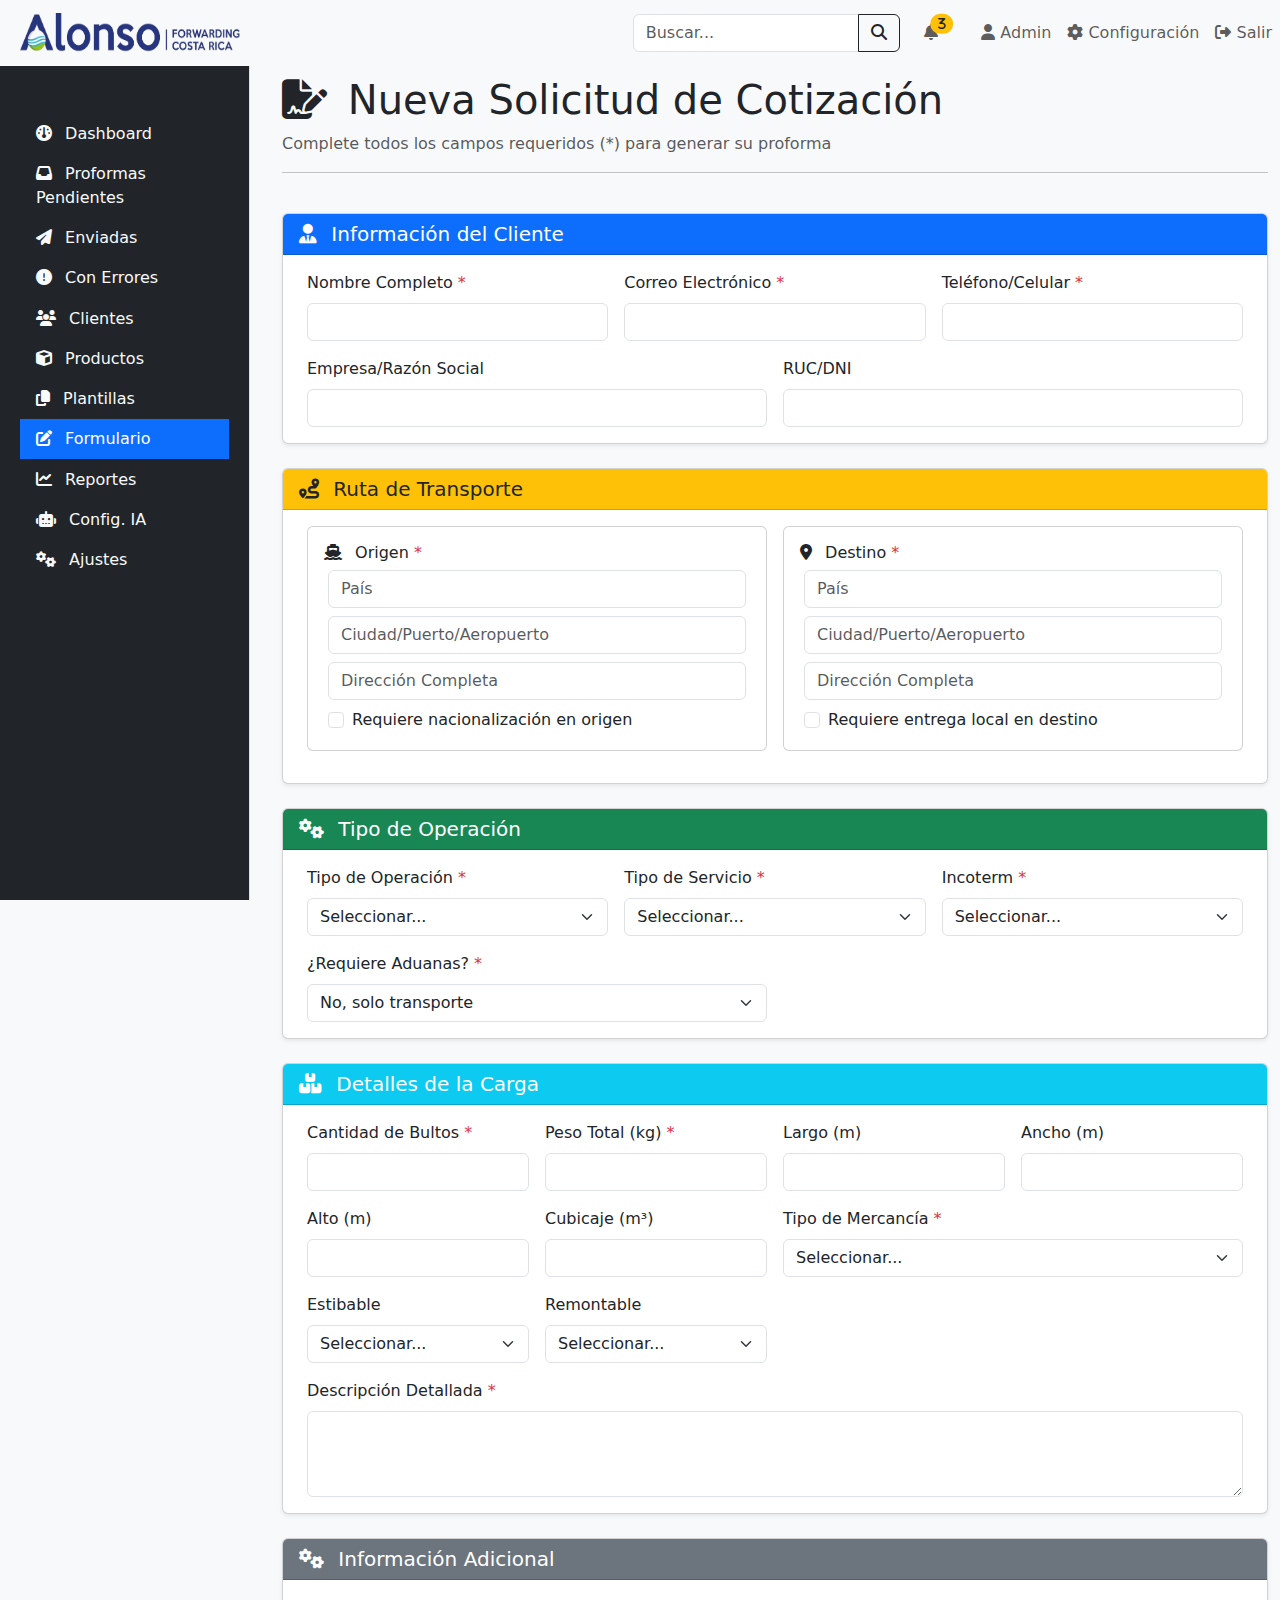
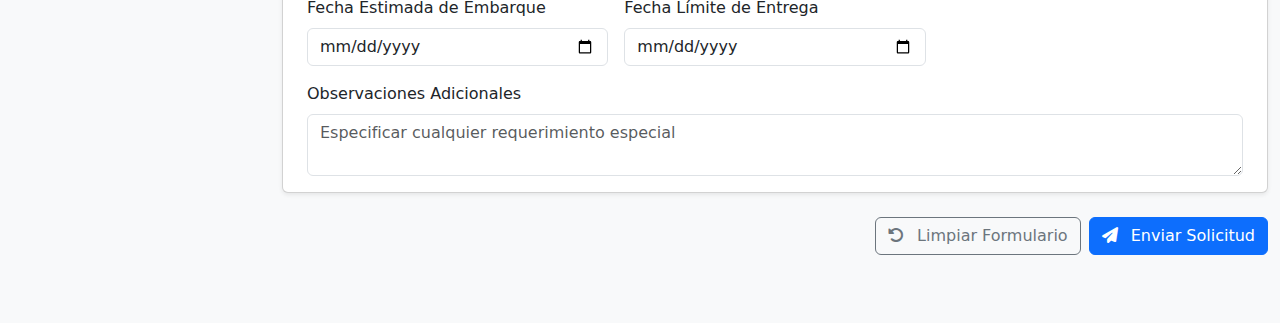
<file: formulario.html>
<!DOCTYPE html>
<html lang="es">
<head>
    <meta charset="UTF-8">
    <meta name="viewport" content="width=device-width, initial-scale=1.0">
    <title>CotizAlonso - Formulario de Cotización</title>
    <link rel="stylesheet" href="https://cdnjs.cloudflare.com/ajax/libs/bootstrap/5.3.2/css/bootstrap.min.css">
    <link rel="stylesheet" href="https://cdnjs.cloudflare.com/ajax/libs/font-awesome/6.4.0/css/all.min.css">
    <link rel="stylesheet" href="styles.css">
    <style>
        body {
            background-color: #f8f9fa;
        }
        .card-header {
            font-weight: 600;
        }
        .form-label {
            font-weight: 500;
        }
        
        @media (max-width: 768px) {
            .sidebar {
                min-height: auto;
            }
            .main {
                padding-top: 20px;
            }
        }
    </style>
</head>
<body>
    <nav class="navbar navbar-expand-lg navbar-light bg-light fixed-top">
        <div class="container-fluid">
            <a class="navbar-brand" href="index.html">
                <img style="height: 40px; margin-left: 20px; max-width: 220px;" src="./alonso-logo.png" alt="">
            </a>
            <button class="navbar-toggler" style="width: 40px; padding: 0;" type="button" data-bs-toggle="collapse" data-bs-target="#navbarNav" aria-controls="navbarNav" aria-expanded="false" aria-label="Toggle navigation">
                <span class="navbar-toggler-icon"></span>
            </button>
            <div class="collapse navbar-collapse" id="navbarNav">
                <form class="d-flex ms-auto me-3">
                    <div class="input-group">
                        <input type="search" class="form-control" placeholder="Buscar..." aria-label="Buscar">
                        <button class="btn btn-outline-dark" type="submit"><i class="fa-solid fa-search"></i></button>
                    </div>
                </form>
                <ul class="navbar-nav">
                    <li class="nav-item">
                        <a class="nav-link position-relative" id="notificacion_bell" href="#">
                            <i class="fa-solid fa-bell">
                                <span class="translate-middle badge rounded-pill bg-warning text-dark">3</span>
                            </i>
                           
                        </a>
                    </li>
                    <li class="nav-item">
                        <a class="nav-link" href="#"><i class="fa-solid fa-user"></i> Admin</a>
                    </li>
                    <li class="nav-item">
                        <a class="nav-link" href="ajustes.html"><i class="fa-solid fa-gear"></i> Configuración</a>
                    </li>
                    <li class="nav-item">
                        <a class="nav-link" href="#"><i class="fa-solid fa-right-from-bracket"></i> Salir</a>
                    </li>
                </ul>
            </div>
        </div>
    </nav>

    <div class="container-fluid">
        <div class="row flex-nowrap">
            <div id="sidebar" class="sidebar col-2">
                <div class="d-flex flex-column flex-shrink-0">
                    <button id="sidebarToggle" class="btn m-auto">
                        <i class="fa-solid fa-chevron-left"></i>
                    </button>
                    <ul class="nav nav-pills flex-column mb-auto">
                        <li class="nav-item">
                            <a href="index.html" class="nav-link " data-bs-toggle="tooltip" data-bs-placement="right" title="Dashboard">
                                <i class="fa-solid fa-gauge me-2"></i> <span>Dashboard</span>
                            </a>
                        </li>
                        <li class="nav-item">
                            <a href="proformas_pendientes.html" class="nav-link" data-bs-toggle="tooltip" data-bs-placement="right" title="Proformas Pendientes">
                                <div>
                                    <i class="fa-solid fa-inbox me-2"></i> 
                                    <span>Proformas Pendientes</span>                                    
                                </div>
                            </a>
                        </li>
                        <li class="nav-item">
                            <a href="proformas_enviadas.html" class="nav-link" data-bs-toggle="tooltip" data-bs-placement="right" title="Enviadas">
                                <div><i class="fa-solid fa-paper-plane me-2"></i> 
                                    <span>Enviadas</span>
                                </div>
                            </a>
                        </li>
                        <li class="nav-item">
                            <a href="proformas_errores.html" class="nav-link" data-bs-toggle="tooltip" data-bs-placement="right" title="Con Errores">
                                <div><i class="fa-solid fa-circle-exclamation me-2"></i> 
                                    <span>Con Errores</span>
                                </div>
                            </a>
                        </li>
                    </ul>
                    <hr class="text-dark" style="margin:0;">
                    <ul class="nav nav-pills flex-column mb-auto ">
                        
                        <li class="nav-item">
                            <a href="clientes.html" class="nav-link" data-bs-toggle="tooltip" data-bs-placement="right" title="Clientes">
                                <i class="fa-solid fa-users me-2"></i> <span>Clientes</span>
                            </a>
                        </li>
                        <li class="nav-item">
                            <a href="productos.html" class="nav-link" data-bs-toggle="tooltip" data-bs-placement="right" title="Productos">
                                <i class="fa-solid fa-cube me-2"></i> <span>Productos</span>
                            </a>
                        </li>
                        <li class="nav-item">
                            <a href="plantillas.html" class="nav-link" data-bs-toggle="tooltip" data-bs-placement="right" title="Plantillas">
                                <i class="fa-solid fa-copy me-2"></i> <span>Plantillas</span>
                            </a>
                        </li>
                        <li class="nav-item">
                            <a href="formulario.html" class="nav-link active" data-bs-toggle="tooltip" data-bs-placement="right" title="Formulario">
                                <i class="fa-solid fa-pen-to-square me-2"></i> <span>Formulario</span>
                            </a>
                        </li>
                    </ul>
                    <hr class="text-dark" style="margin:0;">
                    <ul class="nav nav-pills flex-column mb-auto">
                        <li class="nav-item">
                            <a href="reportes.html" class="nav-link" data-bs-toggle="tooltip" data-bs-placement="right" title="Reportes">
                                <i class="fa-solid fa-chart-line me-2"></i> <span>Reportes</span>
                            </a>
                        </li>
                        <li class="nav-item">
                            <a href="configia.html" class="nav-link" data-bs-toggle="tooltip" data-bs-placement="right" title="Config. IA">
                                <i class="fa-solid fa-robot me-2"></i> <span>Config. IA</span>
                            </a>
                        </li>
                        <li class="nav-item">
                            <a href="ajustes.html" class="nav-link" data-bs-toggle="tooltip" data-bs-placement="right" title="Ajustes">
                                <i class="fa-solid fa-gears me-2"></i> <span>Ajustes</span>
                            </a>
                        </li>
                    </ul>
                </div>
            </div>

            <div class="main col">
                <div class="row mb-4">
                    <div class="col-md-12">
                        <h1><i class="fa-solid fa-file-signature me-2"></i> Nueva Solicitud de Cotización</h1>
                        <p class="text-muted">Complete todos los campos requeridos (*) para generar su proforma</p>
                        <hr>
                    </div>
                </div>

                <form class="needs-validation" novalidate>
                    <div class="row">
                        <div class="col-md-12">
                            <!-- Sección Información del Cliente -->
                            <div class="card shadow-sm mb-4">
                                <div class="card-header bg-primary text-white">
                                    <h5 class="mb-0"><i class="fa-solid fa-user-tie me-2"></i> Información del Cliente</h5>
                                </div>
                                <div class="card-body">
                                    <div class="row g-3">
                                        <div class="col-md-4">
                                            <label for="nombreCliente" class="form-label">Nombre Completo <span class="text-danger">*</span></label>
                                            <input type="text" class="form-control" id="nombreCliente" required>
                                        </div>
                                        <div class="col-md-4">
                                            <label for="email" class="form-label">Correo Electrónico <span class="text-danger">*</span></label>
                                            <input type="email" class="form-control" id="email" required>
                                        </div>
                                        <div class="col-md-4">
                                            <label for="telefono" class="form-label">Teléfono/Celular <span class="text-danger">*</span></label>
                                            <input type="tel" class="form-control" id="telefono" required>
                                        </div>
                                        <div class="col-md-6">
                                            <label for="empresa" class="form-label">Empresa/Razón Social</label>
                                            <input type="text" class="form-control" id="empresa">
                                        </div>
                                        <div class="col-md-6">
                                            <label for="ruc" class="form-label">RUC/DNI</label>
                                            <input type="text" class="form-control" id="ruc" >
                                        </div>
                                    </div>
                                </div>
                            </div>

                             <!-- Sección Origen y Destino -->
                             <div class="card shadow-sm mb-4">
                                <div class="card-header bg-warning text-dark">
                                    <h5 class="mb-0"><i class="fa-solid fa-route me-2"></i> Ruta de Transporte</h5>
                                </div>
                                <div class="card-body">
                                    <div class="row g-3">
                                        <div class="col-md-6">
                                            <div class="card mb-3">
                                                <div class="card-body">
                                                    <h6 class="card-title"><i class="fa-solid fa-ship me-2"></i> Origen <span class="text-danger">*</span></h6>
                                                    <div class="row g-2">
                                                        <div class="col-12">
                                                            <input type="text" class="form-control" id="origenPais" placeholder="País" required>
                                                        </div>
                                                        <div class="col-12">
                                                            <input type="text" class="form-control" id="origenCiudad" placeholder="Ciudad/Puerto/Aeropuerto" required>
                                                        </div>
                                                        <div class="col-12">
                                                            <input type="text" class="form-control" id="origenDireccion" placeholder="Dirección Completa" required>
                                                        </div>
                                                        <div class="col-12" id="origenNacionalizacionContainer">
                                                            <div class="form-check">
                                                                <input class="form-check-input" type="checkbox" id="origenNacionalizacion">
                                                                <label class="form-check-label" for="origenNacionalizacion">
                                                                    Requiere nacionalización en origen
                                                                </label>
                                                            </div>
                                                        </div>
                                                    </div>
                                                </div>
                                            </div>
                                        </div>
                                        
                                        <div class="col-md-6">
                                            <div class="card">
                                                <div class="card-body">
                                                    <h6 class="card-title"><i class="fa-solid fa-map-marker-alt me-2"></i> Destino <span class="text-danger">*</span></h6>
                                                    <div class="row g-2">
                                                        <div class="col-12">
                                                            <input type="text" class="form-control" id="destinoPais" placeholder="País" required>
                                                        </div>
                                                        <div class="col-12">
                                                            <input type="text" class="form-control" id="destinoCiudad" placeholder="Ciudad/Puerto/Aeropuerto" required>
                                                        </div>
                                                        <div class="col-12">
                                                            <input type="text" class="form-control" id="destinoDireccion" placeholder="Dirección Completa" required>
                                                        </div>
                                                        <div class="col-12" id="destinoEntregaLocalContainer">
                                                            <div class="form-check">
                                                                <input class="form-check-input" type="checkbox" id="destinoEntregaLocal">
                                                                <label class="form-check-label" for="destinoEntregaLocal">
                                                                    Requiere entrega local en destino
                                                                </label>
                                                            </div>
                                                        </div>
                                                    </div>
                                                </div>
                                            </div>
                                        </div>
                                    </div>
                                </div>
                            </div>
                
                            <!-- Sección Tipo de Operación -->
                            <div class="card shadow-sm mb-4">
                                <div class="card-header bg-success text-white">
                                    <h5 class="mb-0"><i class="fa-solid fa-gears me-2"></i> Tipo de Operación</h5>
                                </div>
                                <div class="card-body">
                                    <div class="row g-3">
                                        <div class="col-md-4">
                                            <label class="form-label">Tipo de Operación <span class="text-danger">*</span></label>
                                            <select class="form-select" id="tipoOperacion" required>
                                                <option value="">Seleccionar...</option>
                                                <option value="importacion">Importación</option>
                                                <option value="exportacion">Exportación</option>
                                                <option value="nacional">Nacional</option>
                                            </select>
                                        </div>
                                        <div class="col-md-4">
                                            <label class="form-label">Tipo de Servicio <span class="text-danger">*</span></label>
                                            <select class="form-select" id="tipoServicio" required>
                                                <option value="">Seleccionar...</option>
                                                <option value="fcl">FCL (Contenedor Completo)</option>
                                                <option value="lcl">LCL (Carga Suelta)</option>
                                                <option value="aereo">Aéreo</option>
                                                <option value="terrestre">Terrestre</option>
                                                <option value="multimodal">Multimodal</option>
                                            </select>
                                        </div>
                                        <div class="col-md-4">
                                            <label class="form-label">Incoterm <span class="text-danger">*</span></label>
                                            <select class="form-select" id="incoterm" required>
                                                <option value="">Seleccionar...</option>
                                                <option>EXW</option>
                                                <option>FOB</option>
                                                <option>CIF</option>
                                                <option>DDP</option>
                                                <option>DAP</option>
                                            </select>
                                        </div>
                                        <div class="col-md-6" id="zipcodeContainer" style="display:none;">
                                            <label class="form-label">Zipcode/Código Postal</label>
                                            <input type="text" class="form-control" id="zipcode">
                                        </div>
                                        <div class="col-md-6">
                                            <label class="form-label">¿Requiere Aduanas? <span class="text-danger">*</span></label>
                                            <select class="form-select" id="requiereAduanas" required>
                                                <option value="no">No, solo transporte</option>
                                                <option value="si">Sí, con servicios aduaneros</option>
                                            </select>
                                        </div>
                                    </div>
                                </div>
                            </div>
                
                            <!-- Sección Detalles de la Carga (Dinámica según tipo de servicio) -->
                            <div class="card shadow-sm mb-4" id="detallesCargaSection">
                                <div class="card-header bg-info text-white">
                                    <h5 class="mb-0"><i class="fa-solid fa-boxes-stacked me-2"></i> Detalles de la Carga</h5>
                                </div>
                                <div class="card-body" id="detallesCargaBody">
                                    <!-- Contenido dinámico se insertará aquí según selección -->
                                </div>
                            </div>
                
                            <!-- Sección Adicionales -->
                            <div class="card shadow-sm mb-4">
                                <div class="card-header bg-secondary text-white">
                                    <h5 class="mb-0"><i class="fa-solid fa-gears me-2"></i> Información Adicional</h5>
                                </div>
                                <div class="card-body">
                                    <div class="row g-3">
                                        <div class="col-md-4">
                                            <label class="form-label">Fecha Estimada de Embarque</label>
                                            <input type="date" class="form-control">
                                        </div>
                                        <div class="col-md-4">
                                            <label class="form-label">Fecha Límite de Entrega</label>
                                            <input type="date" class="form-control">
                                        </div>
                                        <div class="col-md-12">
                                            <label class="form-label">Observaciones Adicionales</label>
                                            <textarea class="form-control" rows="2" placeholder="Especificar cualquier requerimiento especial"></textarea>
                                        </div>
                                    </div>
                                </div>
                            </div>
                
                            <!-- Botón de Envío -->
                            <div class="d-grid gap-2 d-md-flex justify-content-md-end mb-5">
                                <button type="reset" class="btn btn-outline-secondary"><i class="fa-solid fa-rotate-left me-2"></i> Limpiar Formulario</button>
                                <button type="submit" class="btn btn-primary"><i class="fa-solid fa-paper-plane me-2"></i> Enviar Solicitud</button>
                            </div>
                        </div>
                    </div>
                </form>
            </div>
        </div>
    </div>

    <!-- Scripts -->
    <script src="https://cdnjs.cloudflare.com/ajax/libs/bootstrap/5.3.2/js/bootstrap.bundle.min.js"></script>
    <script src="script.js"></script>
    <script>
        // Validación de formulario
        (() => {
            'use strict'
            const forms = document.querySelectorAll('.needs-validation')
            Array.from(forms).forEach(form => {
                form.addEventListener('submit', event => {
                    if (!form.checkValidity()) {
                        event.preventDefault()
                        event.stopPropagation()
                    }
                    form.classList.add('was-validated')
                }, false)
            })
        })()
    </script>
    <script>
        document.addEventListener('DOMContentLoaded', function() {
            // Mostrar/ocultar zipcode según incoterm
            document.getElementById('incoterm').addEventListener('change', function() {
                const incoterm = this.value;
                const zipcodeContainer = document.getElementById('zipcodeContainer');
                if(['DDP', 'DAP'].includes(incoterm)) {
                    zipcodeContainer.style.display = 'block';
                } else {
                    zipcodeContainer.style.display = 'none';
                }
            });
            
            // Cambiar el formulario según tipo de servicio y aduanas
            document.getElementById('tipoServicio').addEventListener('change', updateCargaSection);
            document.getElementById('requiereAduanas').addEventListener('change', updateCargaSection);
            
            function updateCargaSection() {
                const tipoServicio = document.getElementById('tipoServicio').value;
                const requiereAduanas = document.getElementById('requiereAduanas').value;
                const detallesCargaBody = document.getElementById('detallesCargaBody');
                
                let html = '';
                
                if(tipoServicio === 'aereo') {
                    html = `
                        <div class="row g-3">
                            <div class="col-md-3">
                                <label class="form-label">Cantidad de Pallets/Paquetes <span class="text-danger">*</span></label>
                                <input type="number" class="form-control" required>
                            </div>
                            <div class="col-md-3">
                                <label class="form-label">Peso Total (kg) <span class="text-danger">*</span></label>
                                <input type="number" step="0.01" class="form-control" required>
                            </div>
                            <div class="col-md-3">
                                <label class="form-label">Largo (cm)</label>
                                <input type="number" step="0.01" class="form-control">
                            </div>
                            <div class="col-md-3">
                                <label class="form-label">Ancho (cm)</label>
                                <input type="number" step="0.01" class="form-control">
                            </div>
                            <div class="col-md-3">
                                <label class="form-label">Alto (cm)</label>
                                <input type="number" step="0.01" class="form-control">
                            </div>
                            <div class="col-md-3">
                                <label class="form-label">Cubicaje (m³)</label>
                                <input type="number" step="0.01" class="form-control">
                            </div>
                            <div class="col-md-6">
                                <label class="form-label">Commodity <span class="text-danger">*</span></label>
                                <select class="form-select" required>
                                    <option value="">Seleccionar...</option>
                                    <option>General</option>
                                    <option>Perecedera</option>
                                    <option>Peligrosa</option>
                                    <option>Frágil</option>
                                    <option>Alta Valor</option>
                                    <option value="na">N/A - Ninguna de las anteriores</option>
                                </select>
                            </div>
                            <div class="col-md-3">
                                <label class="form-label">Remontable</label>
                                <select class="form-select">
                                    <option value="">Seleccionar...</option>
                                    <option>Sí</option>
                                    <option>No</option>
                                </select>
                            </div>
                            ${requiereAduanas === 'si' ? `
                            <div class="col-md-6">
                                <label class="form-label">Valor de la Carga (USD)</label>
                                <input type="number" step="0.01" class="form-control">
                            </div>
                            <div class="col-md-6">
                                <label class="form-label">¿Requiere Permiso Especial?</label>
                                <select class="form-select">
                                    <option value="no">No</option>
                                    <option value="si">Sí</option>
                                </select>
                            </div>
                            ` : ''}
                            <div class="col-md-12">
                                <label class="form-label">Descripción Detallada <span class="text-danger">*</span></label>
                                <textarea class="form-control" rows="3" required></textarea>
                            </div>
                        </div>
                    `;
                } else if(tipoServicio === 'lcl') {
                    html = `
                        <div class="row g-3">
                            <div class="col-md-3">
                                <label class="form-label">Cantidad de Pallets/Paquetes <span class="text-danger">*</span></label>
                                <input type="number" class="form-control" required>
                            </div>
                            <div class="col-md-3">
                                <label class="form-label">Peso Total (kg) <span class="text-danger">*</span></label>
                                <input type="number" step="0.01" class="form-control" required>
                            </div>
                            <div class="col-md-3">
                                <label class="form-label">Largo (m)</label>
                                <input type="number" step="0.01" class="form-control">
                            </div>
                            <div class="col-md-3">
                                <label class="form-label">Ancho (m)</label>
                                <input type="number" step="0.01" class="form-control">
                            </div>
                            <div class="col-md-3">
                                <label class="form-label">Alto (m)</label>
                                <input type="number" step="0.01" class="form-control">
                            </div>
                            <div class="col-md-3">
                                <label class="form-label">Cubicaje (m³) <span class="text-danger">*</span></label>
                                <input type="number" step="0.01" class="form-control" required>
                            </div>
                            <div class="col-md-6">
                                <label class="form-label">Commodity <span class="text-danger">*</span></label>
                                <select class="form-select" required>
                                    <option value="">Seleccionar...</option>
                                    <option>General</option>
                                    <option>Perecedera</option>
                                    <option>Peligrosa</option>
                                    <option>Frágil</option>
                                    <option>Alta Valor</option>
                                    <option value="na">N/A - Ninguna de las anteriores</option>
                                </select>
                            </div>
                            <div class="col-md-3">
                                <label class="form-label">Estibable</label>
                                <select class="form-select">
                                    <option value="">Seleccionar...</option>
                                    <option>Sí</option>
                                    <option>No</option>
                                </select>
                            </div>
                            <div class="col-md-3">
                                <label class="form-label">Remontable</label>
                                <select class="form-select">
                                    <option value="">Seleccionar...</option>
                                    <option>Sí</option>
                                    <option>No</option>
                                </select>
                            </div>
                            ${requiereAduanas === 'si' ? `
                            <div class="col-md-6">
                                <label class="form-label">Valor de la Carga (USD)</label>
                                <input type="number" step="0.01" class="form-control">
                            </div>
                            <div class="col-md-6">
                                <label class="form-label">¿Requiere Permiso Especial?</label>
                                <select class="form-select">
                                    <option value="no">No</option>
                                    <option value="si">Sí</option>
                                </select>
                            </div>
                            ` : ''}
                            <div class="col-md-12">
                                <label class="form-label">Descripción Detallada <span class="text-danger">*</span></label>
                                <textarea class="form-control" rows="3" required></textarea>
                            </div>
                        </div>
                    `;
                } else if(tipoServicio === 'fcl') {
                    html = `
                        <div class="row g-3">
                            <div class="col-md-4">
                                <label class="form-label">Tipo de Contenedor <span class="text-danger">*</span></label>
                                <select class="form-select" required>
                                    <option value="">Seleccionar...</option>
                                    <option>20' Dry</option>
                                    <option>40' Dry</option>
                                    <option>40' High Cube</option>
                                    <option>20' Reefer</option>
                                    <option>40' Reefer</option>
                                    <option>Open Top</option>
                                    <option>Flat Rack</option>
                                </select>
                            </div>
                            <div class="col-md-4">
                                <label class="form-label">Cantidad de Contenedores <span class="text-danger">*</span></label>
                                <input type="number" class="form-control" required>
                            </div>
                            <div class="col-md-4">
                                <label class="form-label">Commodity <span class="text-danger">*</span></label>
                                <select class="form-select" required>
                                    <option value="">Seleccionar...</option>
                                    <option>General</option>
                                    <option>Perecedera</option>
                                    <option>Peligrosa</option>
                                    <option>Frágil</option>
                                    <option>Alta Valor</option>
                                    <option value="na">N/A - Ninguna de las anteriores</option>
                                </select>
                            </div>
                            ${requiereAduanas === 'si' ? `
                            <div class="col-md-4">
                                <label class="form-label">Valor de la Carga (USD)</label>
                                <input type="number" step="0.01" class="form-control">
                            </div>
                            <div class="col-md-4">
                                <label class="form-label">Anticipado</label>
                                <select class="form-select">
                                    <option value="no">No</option>
                                    <option value="si">Sí</option>
                                </select>
                            </div>
                            <div class="col-md-4">
                                <label class="form-label">Redestino</label>
                                <select class="form-select">
                                    <option value="no">No</option>
                                    <option value="si">Sí</option>
                                </select>
                            </div>
                            <div class="col-md-4">
                                <label class="form-label">¿Requiere Permiso Especial?</label>
                                <select class="form-select">
                                    <option value="no">No</option>
                                    <option value="si">Sí</option>
                                </select>
                            </div>
                            ` : ''}
                            <div class="col-md-12">
                                <label class="form-label">Descripción Detallada <span class="text-danger">*</span></label>
                                <textarea class="form-control" rows="3" required></textarea>
                            </div>
                        </div>
                    `;
                } else {
                    // Para terrestre o multimodal
                    html = `
                        <div class="row g-3">
                            <div class="col-md-3">
                                <label class="form-label">Cantidad de Bultos <span class="text-danger">*</span></label>
                                <input type="number" class="form-control" required>
                            </div>
                            <div class="col-md-3">
                                <label class="form-label">Peso Total (kg) <span class="text-danger">*</span></label>
                                <input type="number" step="0.01" class="form-control" required>
                            </div>
                            <div class="col-md-3">
                                <label class="form-label">Largo (m)</label>
                                <input type="number" step="0.01" class="form-control">
                            </div>
                            <div class="col-md-3">
                                <label class="form-label">Ancho (m)</label>
                                <input type="number" step="0.01" class="form-control">
                            </div>
                            <div class="col-md-3">
                                <label class="form-label">Alto (m)</label>
                                <input type="number" step="0.01" class="form-control">
                            </div>
                            <div class="col-md-3">
                                <label class="form-label">Cubicaje (m³)</label>
                                <input type="number" step="0.01" class="form-control">
                            </div>
                            <div class="col-md-6">
                                <label class="form-label">Tipo de Mercancía <span class="text-danger">*</span></label>
                                <select class="form-select" required>
                                    <option value="">Seleccionar...</option>
                                    <option>General</option>
                                    <option>Perecedera</option>
                                    <option>Peligrosa</option>
                                    <option>Frágil</option>
                                    <option>Alta Valor</option>
                                    <option value="na">N/A - Ninguna de las anteriores</option>
                                </select>
                            </div>
                            <div class="col-md-3">
                                <label class="form-label">Estibable</label>
                                <select class="form-select">
                                    <option value="">Seleccionar...</option>
                                    <option>Sí</option>
                                    <option>No</option>
                                </select>
                            </div>
                            <div class="col-md-3">
                                <label class="form-label">Remontable</label>
                                <select class="form-select">
                                    <option value="">Seleccionar...</option>
                                    <option>Sí</option>
                                    <option>No</option>
                                </select>
                            </div>
                            ${requiereAduanas === 'si' ? `
                            <div class="col-md-6">
                                <label class="form-label">Valor de la Carga (USD)</label>
                                <input type="number" step="0.01" class="form-control">
                            </div>
                            <div class="col-md-6">
                                <label class="form-label">¿Requiere Permiso Especial?</label>
                                <select class="form-select">
                                    <option value="no">No</option>
                                    <option value="si">Sí</option>
                                </select>
                            </div>
                            ` : ''}
                            <div class="col-md-12">
                                <label class="form-label">Descripción Detallada <span class="text-danger">*</span></label>
                                <textarea class="form-control" rows="3" required></textarea>
                            </div>
                        </div>
                    `;
                }
                
                detallesCargaBody.innerHTML = html;
            }
            
            // Inicializar la sección de carga
            updateCargaSection();
        });
        </script>
</body>
</html>
</file>
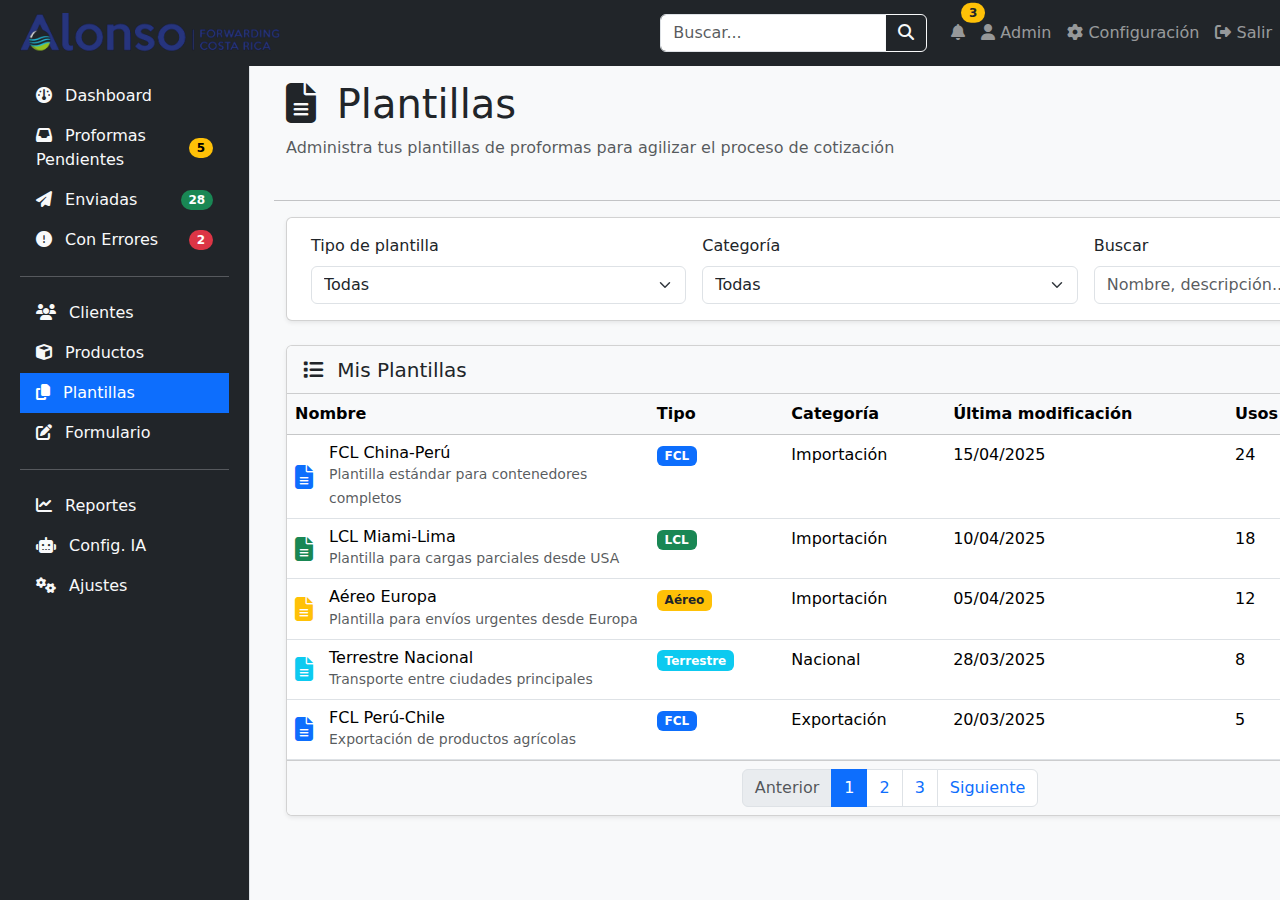
<file: plantillas.html>
<!DOCTYPE html>
<html lang="es">
<head>
    <meta charset="UTF-8">
    <meta name="viewport" content="width=device-width, initial-scale=1.0">
    <title>LogiProformas - Plantillas</title>
    <link rel="stylesheet" href="https://cdnjs.cloudflare.com/ajax/libs/bootstrap/5.3.2/css/bootstrap.min.css">
    <link rel="stylesheet" href="https://cdnjs.cloudflare.com/ajax/libs/font-awesome/6.4.0/css/all.min.css">
    <link rel="stylesheet" href="styles.css">
    <style>
        .main {
            padding-top: 70px;
        }
        .template-card {
            transition: all 0.2s ease;
            cursor: pointer;
        }
        .template-card:hover {
            transform: translateY(-3px);
            box-shadow: 0 0.5rem 1rem rgba(0, 0, 0, 0.15) !important;
        }
        .badge-type {
            font-size: 0.75em;
            padding: 0.35em 0.65em;
        }
    </style>
</head>
<body>
    <!-- Navbar (igual al original) -->
    <nav class="navbar navbar-expand-lg navbar-dark bg-dark fixed-top">
        <div class="container-fluid">
            <a class="navbar-brand" href="index.html">
                <img style="height: 40px; margin-left: 20px;" src="[data-uri]" alt="">
              </a>
            <button class="navbar-toggler" type="button" data-bs-toggle="collapse" data-bs-target="#navbarNav" aria-controls="navbarNav" aria-expanded="false" aria-label="Toggle navigation">
                <span class="navbar-toggler-icon"></span>
            </button>
            <div class="collapse navbar-collapse" id="navbarNav">
                <form class="d-flex ms-auto me-3">
                    <div class="input-group">
                        <input type="search" class="form-control" placeholder="Buscar..." aria-label="Buscar">
                        <button class="btn btn-outline-light" type="submit"><i class="fa-solid fa-search"></i></button>
                    </div>
                </form>
                <ul class="navbar-nav">
                    <li class="nav-item">
                        <a class="nav-link position-relative" href="#">
                            <i class="fa-solid fa-bell"></i>
                            <span class="position-absolute top-0 start-100 translate-middle badge rounded-pill bg-warning text-dark">3</span>
                        </a>
                    </li>
                    <li class="nav-item">
                        <a class="nav-link" href="#"><i class="fa-solid fa-user"></i> Admin</a>
                    </li>
                    <li class="nav-item">
                        <a class="nav-link" href="ajustes.html"><i class="fa-solid fa-gear"></i> Configuración</a>
                    </li>
                    <li class="nav-item">
                        <a class="nav-link" href="#"><i class="fa-solid fa-right-from-bracket"></i> Salir</a>
                    </li>
                </ul>
            </div>
        </div>
    </nav>

    <div class="container-fluid">
        <div class="row flex-nowrap">
            <!-- Sidebar (igual al original) -->
            <div class="sidebar col-md-2 d-flex flex-column">
                <div class="d-flex flex-column flex-shrink-0">
                    <ul class="nav nav-pills flex-column mb-auto">
                        <li class="nav-item">
                            <a href="index.html" class="nav-link ">
                                <i class="fa-solid fa-gauge me-2"></i> Dashboard
                            </a>
                        </li>
                        <li class="nav-item">
                            <a href="proformas_pendientes.html" class="nav-link d-flex justify-content-between align-items-center">
                                <div><i class="fa-solid fa-inbox me-2"></i> Proformas Pendientes</div>
                                <span class="badge rounded-pill text-bg-warning">5</span>
                            </a>
                        </li>
                        <li class="nav-item">
                            <a href="proformas_enviadas.html" class="nav-link d-flex justify-content-between align-items-center">
                                <div><i class="fa-solid fa-paper-plane me-2"></i> Enviadas</div>
                                <span class="badge rounded-pill text-bg-success">28</span>
                            </a>
                        </li>
                        <li class="nav-item">
                            <a href="proformas_errores.html" class="nav-link d-flex justify-content-between align-items-center">
                                <div><i class="fa-solid fa-circle-exclamation me-2"></i> Con Errores</div>
                                <span class="badge rounded-pill text-bg-danger">2</span>
                            </a>
                        </li>
                    </ul>
                    <hr class="text-light">
                    <ul class="nav nav-pills flex-column mb-auto">
                        <li class="nav-item">
                            <a href="clientes.html" class="nav-link">
                                <i class="fa-solid fa-users me-2"></i> Clientes
                            </a>
                        </li>
                        <li class="nav-item">
                            <a href="productos.html" class="nav-link">
                                <i class="fa-solid fa-cube me-2"></i> Productos
                            </a>
                        </li>
                        <li class="nav-item">
                            <a href="plantillas.html" class="nav-link active">
                                <i class="fa-solid fa-copy me-2"></i> Plantillas
                            </a>
                        </li>
                        <li class="nav-item">
                            <a href="formulario.html" class="nav-link">
                                <i class="fa-solid fa-pen-to-square me-2"></i> Formulario
                            </a>
                        </li>
                    </ul>
                    <hr class="text-light">
                    <ul class="nav nav-pills flex-column mb-auto">
                        <li class="nav-item">
                            <a href="reportes.html" class="nav-link">
                                <i class="fa-solid fa-chart-line me-2"></i> Reportes
                            </a>
                        </li>
                        <li class="nav-item">
                            <a href="configia.html" class="nav-link">
                                <i class="fa-solid fa-robot me-2"></i> Config. IA
                            </a>
                        </li>
                        <li class="nav-item">
                            <a href="ajustes.html" class="nav-link">
                                <i class="fa-solid fa-gears me-2"></i> Ajustes
                            </a>
                        </li>
                    </ul>
                </div>
            </div>

            <!-- Contenido principal -->
            <div class="main col-md-10 p-4">
                <div class="row mb-4 align-items-center">
                    <div class="col-md-8">
                        <h1><i class="fa-solid fa-file-lines me-2"></i> Plantillas</h1>
                        <p class="text-muted">Administra tus plantillas de proformas para agilizar el proceso de cotización</p>
                    </div>
                    <div class="col-md-4 text-end">
                        <button class="btn btn-primary" data-bs-toggle="modal" data-bs-target="#nuevaPlantillaModal">
                            <i class="fa-solid fa-plus me-2"></i> Nueva Plantilla
                        </button>
                    </div>
                </div>
                <hr>

                <!-- Filtros y búsqueda -->
                <div class="row mb-4">
                    <div class="col-md-12">
                        <div class="card shadow-sm">
                            <div class="card-body">
                                <div class="row g-3">
                                    <div class="col-md-4">
                                        <label class="form-label">Tipo de plantilla</label>
                                        <select class="form-select">
                                            <option selected>Todas</option>
                                            <option>FCL</option>
                                            <option>LCL</option>
                                            <option>Aéreo</option>
                                            <option>Terrestre</option>
                                        </select>
                                    </div>
                                    <div class="col-md-4">
                                        <label class="form-label">Categoría</label>
                                        <select class="form-select">
                                            <option selected>Todas</option>
                                            <option>Importación</option>
                                            <option>Exportación</option>
                                            <option>Nacional</option>
                                        </select>
                                    </div>
                                    <div class="col-md-4">
                                        <label class="form-label">Buscar</label>
                                        <div class="input-group">
                                            <input type="text" class="form-control" placeholder="Nombre, descripción...">
                                            <button class="btn btn-outline-secondary" type="button"><i class="fa-solid fa-filter"></i> Filtrar</button>
                                        </div>
                                    </div>
                                </div>
                            </div>
                        </div>
                    </div>
                </div>

                <!-- Listado de plantillas -->
                <div class="row">
                    <div class="col-md-12">
                        <div class="card shadow-sm">
                            <div class="card-header bg-light d-flex justify-content-between align-items-center">
                                <h5 class="mb-0"><i class="fa-solid fa-list me-2"></i> Mis Plantillas</h5>
                                <div>
                                    <span class="me-2">12 plantillas</span>
                                    <div class="btn-group">
                                        <button class="btn btn-sm btn-outline-secondary"><i class="fa-solid fa-table-cells"></i></button>
                                        <button class="btn btn-sm btn-outline-secondary active"><i class="fa-solid fa-list"></i></button>
                                    </div>
                                </div>
                            </div>
                            <div class="card-body p-0">
                                <div class="table-responsive">
                                    <table class="table table-hover mb-0">
                                        <thead class="table-light">
                                            <tr>
                                                <th width="30%">Nombre</th>
                                                <th>Tipo</th>
                                                <th>Categoría</th>
                                                <th>Última modificación</th>
                                                <th>Usos</th>
                                                <th>Acciones</th>
                                            </tr>
                                        </thead>
                                        <tbody>
                                            <tr>
                                                <td>
                                                    <div class="d-flex align-items-center">
                                                        <i class="fa-solid fa-file-lines text-primary me-3 fs-4"></i>
                                                        <div>
                                                            <h6 class="mb-0">FCL China-Perú</h6>
                                                            <small class="text-muted">Plantilla estándar para contenedores completos</small>
                                                        </div>
                                                    </div>
                                                </td>
                                                <td><span class="badge bg-primary badge-type">FCL</span></td>
                                                <td>Importación</td>
                                                <td>15/04/2025</td>
                                                <td>24</td>
                                                <td>
                                                    <button class="btn btn-sm btn-outline-primary me-1" title="Usar"><i class="fa-solid fa-play"></i></button>
                                                    <button class="btn btn-sm btn-outline-secondary me-1" title="Editar"><i class="fa-solid fa-pen"></i></button>
                                                    <button class="btn btn-sm btn-outline-danger" title="Eliminar"><i class="fa-solid fa-trash"></i></button>
                                                </td>
                                            </tr>
                                            <tr>
                                                <td>
                                                    <div class="d-flex align-items-center">
                                                        <i class="fa-solid fa-file-lines text-success me-3 fs-4"></i>
                                                        <div>
                                                            <h6 class="mb-0">LCL Miami-Lima</h6>
                                                            <small class="text-muted">Plantilla para cargas parciales desde USA</small>
                                                        </div>
                                                    </div>
                                                </td>
                                                <td><span class="badge bg-success badge-type">LCL</span></td>
                                                <td>Importación</td>
                                                <td>10/04/2025</td>
                                                <td>18</td>
                                                <td>
                                                    <button class="btn btn-sm btn-outline-primary me-1" title="Usar"><i class="fa-solid fa-play"></i></button>
                                                    <button class="btn btn-sm btn-outline-secondary me-1" title="Editar"><i class="fa-solid fa-pen"></i></button>
                                                    <button class="btn btn-sm btn-outline-danger" title="Eliminar"><i class="fa-solid fa-trash"></i></button>
                                                </td>
                                            </tr>
                                            <tr>
                                                <td>
                                                    <div class="d-flex align-items-center">
                                                        <i class="fa-solid fa-file-lines text-warning me-3 fs-4"></i>
                                                        <div>
                                                            <h6 class="mb-0">Aéreo Europa</h6>
                                                            <small class="text-muted">Plantilla para envíos urgentes desde Europa</small>
                                                        </div>
                                                    </div>
                                                </td>
                                                <td><span class="badge bg-warning text-dark badge-type">Aéreo</span></td>
                                                <td>Importación</td>
                                                <td>05/04/2025</td>
                                                <td>12</td>
                                                <td>
                                                    <button class="btn btn-sm btn-outline-primary me-1" title="Usar"><i class="fa-solid fa-play"></i></button>
                                                    <button class="btn btn-sm btn-outline-secondary me-1" title="Editar"><i class="fa-solid fa-pen"></i></button>
                                                    <button class="btn btn-sm btn-outline-danger" title="Eliminar"><i class="fa-solid fa-trash"></i></button>
                                                </td>
                                            </tr>
                                            <tr>
                                                <td>
                                                    <div class="d-flex align-items-center">
                                                        <i class="fa-solid fa-file-lines text-info me-3 fs-4"></i>
                                                        <div>
                                                            <h6 class="mb-0">Terrestre Nacional</h6>
                                                            <small class="text-muted">Transporte entre ciudades principales</small>
                                                        </div>
                                                    </div>
                                                </td>
                                                <td><span class="badge bg-info badge-type">Terrestre</span></td>
                                                <td>Nacional</td>
                                                <td>28/03/2025</td>
                                                <td>8</td>
                                                <td>
                                                    <button class="btn btn-sm btn-outline-primary me-1" title="Usar"><i class="fa-solid fa-play"></i></button>
                                                    <button class="btn btn-sm btn-outline-secondary me-1" title="Editar"><i class="fa-solid fa-pen"></i></button>
                                                    <button class="btn btn-sm btn-outline-danger" title="Eliminar"><i class="fa-solid fa-trash"></i></button>
                                                </td>
                                            </tr>
                                            <tr>
                                                <td>
                                                    <div class="d-flex align-items-center">
                                                        <i class="fa-solid fa-file-lines text-primary me-3 fs-4"></i>
                                                        <div>
                                                            <h6 class="mb-0">FCL Perú-Chile</h6>
                                                            <small class="text-muted">Exportación de productos agrícolas</small>
                                                        </div>
                                                    </div>
                                                </td>
                                                <td><span class="badge bg-primary badge-type">FCL</span></td>
                                                <td>Exportación</td>
                                                <td>20/03/2025</td>
                                                <td>5</td>
                                                <td>
                                                    <button class="btn btn-sm btn-outline-primary me-1" title="Usar"><i class="fa-solid fa-play"></i></button>
                                                    <button class="btn btn-sm btn-outline-secondary me-1" title="Editar"><i class="fa-solid fa-pen"></i></button>
                                                    <button class="btn btn-sm btn-outline-danger" title="Eliminar"><i class="fa-solid fa-trash"></i></button>
                                                </td>
                                            </tr>
                                        </tbody>
                                    </table>
                                </div>
                            </div>
                            <div class="card-footer bg-light">
                                <nav aria-label="Page navigation">
                                    <ul class="pagination justify-content-center mb-0">
                                        <li class="page-item disabled">
                                            <a class="page-link" href="#" tabindex="-1" aria-disabled="true">Anterior</a>
                                        </li>
                                        <li class="page-item active"><a class="page-link" href="#">1</a></li>
                                        <li class="page-item"><a class="page-link" href="#">2</a></li>
                                        <li class="page-item"><a class="page-link" href="#">3</a></li>
                                        <li class="page-item">
                                            <a class="page-link" href="#">Siguiente</a>
                                        </li>
                                    </ul>
                                </nav>
                            </div>
                        </div>
                    </div>
                </div>
            </div>
        </div>
    </div>

    <!-- Modal Nueva Plantilla -->
    <div class="modal fade" id="nuevaPlantillaModal" tabindex="-1" aria-labelledby="nuevaPlantillaModalLabel" aria-hidden="true">
        <div class="modal-dialog modal-lg">
            <div class="modal-content">
                <div class="modal-header bg-primary text-white">
                    <h5 class="modal-title" id="nuevaPlantillaModalLabel"><i class="fa-solid fa-plus me-2"></i> Nueva Plantilla</h5>
                    <button type="button" class="btn-close btn-close-white" data-bs-dismiss="modal" aria-label="Close"></button>
                </div>
                <div class="modal-body">
                    <form>
                        <div class="row g-3 mb-4">
                            <div class="col-md-6">
                                <label class="form-label">Nombre de la plantilla</label>
                                <input type="text" class="form-control" placeholder="Ej: FCL China-Perú">
                            </div>
                            <div class="col-md-6">
                                <label class="form-label">Descripción</label>
                                <input type="text" class="form-control" placeholder="Breve descripción de su uso">
                            </div>
                            <div class="col-md-4">
                                <label class="form-label">Tipo</label>
                                <select class="form-select">
                                    <option selected disabled>Seleccione...</option>
                                    <option>FCL</option>
                                    <option>LCL</option>
                                    <option>Aéreo</option>
                                    <option>Terrestre</option>
                                </select>
                            </div>
                            <div class="col-md-4">
                                <label class="form-label">Categoría</label>
                                <select class="form-select">
                                    <option selected disabled>Seleccione...</option>
                                    <option>Importación</option>
                                    <option>Exportación</option>
                                    <option>Nacional</option>
                                </select>
                            </div>
                            <div class="col-md-4">
                                <label class="form-label">Plantilla base</label>
                                <select class="form-select">
                                    <option selected>Crear desde cero</option>
                                    <option>Usar FCL China-Perú como base</option>
                                    <option>Usar LCL Miami-Lima como base</option>
                                </select>
                            </div>
                        </div>
                        
                        <h5 class="mb-3"><i class="fa-solid fa-sliders me-2"></i> Configuración de campos</h5>
                        <div class="table-responsive mb-4">
                            <table class="table table-bordered">
                                <thead class="table-light">
                                    <tr>
                                        <th width="30%">Campo</th>
                                        <th width="25%">Valor predeterminado</th>
                                        <th width="20%">Obligatorio</th>
                                        <th width="25%">Mostrar en</th>
                                    </tr>
                                </thead>
                                <tbody>
                                    <tr>
                                        <td>Origen</td>
                                        <td><input type="text" class="form-control form-control-sm" placeholder="Ej: Shanghai, China"></td>
                                        <td>
                                            <div class="form-check form-switch">
                                                <input class="form-check-input" type="checkbox" id="origenObligatorio" checked>
                                                <label class="form-check-label" for="origenObligatorio">Sí</label>
                                            </div>
                                        </td>
                                        <td>
                                            <select class="form-select form-select-sm">
                                                <option selected>Proforma y PDF</option>
                                                <option>Solo proforma</option>
                                                <option>Solo PDF</option>
                                            </select>
                                        </td>
                                    </tr>
                                    <tr>
                                        <td>Destino</td>
                                        <td><input type="text" class="form-control form-control-sm" placeholder="Ej: Callao, Perú"></td>
                                        <td>
                                            <div class="form-check form-switch">
                                                <input class="form-check-input" type="checkbox" id="destinoObligatorio" checked>
                                                <label class="form-check-label" for="destinoObligatorio">Sí</label>
                                            </div>
                                        </td>
                                        <td>
                                            <select class="form-select form-select-sm">
                                                <option selected>Proforma y PDF</option>
                                                <option>Solo proforma</option>
                                                <option>Solo PDF</option>
                                            </select>
                                        </td>
                                    </tr>
                                    <tr>
                                        <td>Tipo de mercancía</td>
                                        <td><input type="text" class="form-control form-control-sm" placeholder="Ej: Electrónicos"></td>
                                        <td>
                                            <div class="form-check form-switch">
                                                <input class="form-check-input" type="checkbox" id="mercanciaObligatorio" checked>
                                                <label class="form-check-label" for="mercanciaObligatorio">Sí</label>
                                            </div>
                                        </td>
                                        <td>
                                            <select class="form-select form-select-sm">
                                                <option selected>Proforma y PDF</option>
                                                <option>Solo proforma</option>
                                                <option>Solo PDF</option>
                                            </select>
                                        </td>
                                    </tr>
                                </tbody>
                            </table>
                            <button class="btn btn-sm btn-outline-primary"><i class="fa-solid fa-plus me-1"></i> Agregar campo</button>
                        </div>
                        
                        <h5 class="mb-3"><i class="fa-solid fa-file-pdf me-2"></i> Diseño del PDF</h5>
                        <div class="mb-3">
                            <div class="form-check form-check-inline">
                                <input class="form-check-input" type="radio" name="plantillaPdf" id="pdfEstandar" checked>
                                <label class="form-check-label" for="pdfEstandar">Usar diseño estándar</label>
                            </div>
                            <div class="form-check form-check-inline">
                                <input class="form-check-input" type="radio" name="plantillaPdf" id="pdfPersonalizado">
                                <label class="form-check-label" for="pdfPersonalizado">Subir diseño personalizado</label>
                            </div>
                        </div>
                        <div class="mb-4">
                            <label class="form-label">Logo para el PDF</label>
                            <input type="file" class="form-control">
                            <small class="text-muted">Recomendado: 300x100 px formato PNG con fondo transparente</small>
                        </div>
                    </form>
                </div>
                <div class="modal-footer">
                    <button type="button" class="btn btn-secondary" data-bs-dismiss="modal">Cancelar</button>
                    <button type="button" class="btn btn-primary">Guardar Plantilla</button>
                </div>
            </div>
        </div>
    </div>

    <script src="https://cdnjs.cloudflare.com/ajax/libs/bootstrap/5.3.2/js/bootstrap.bundle.min.js"></script>
    <script>
    </script>
</body>
</html>
</file>
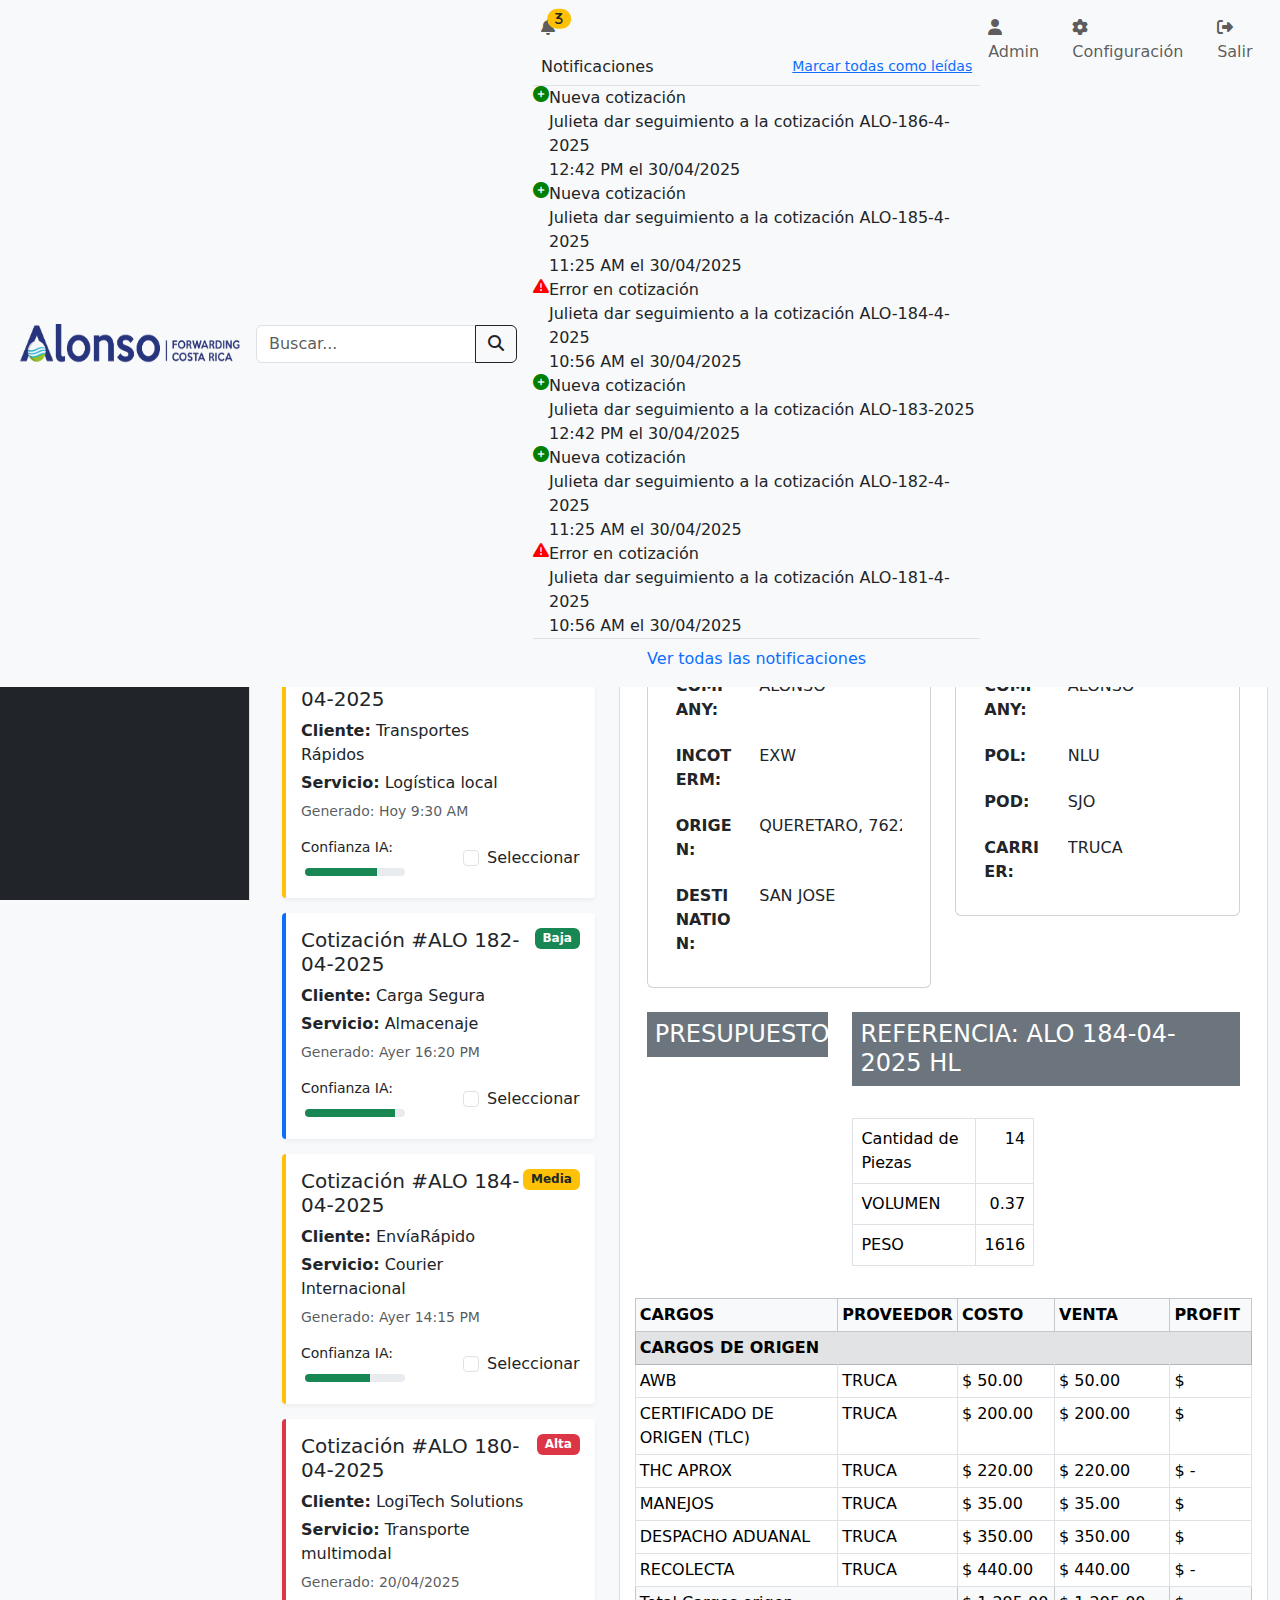
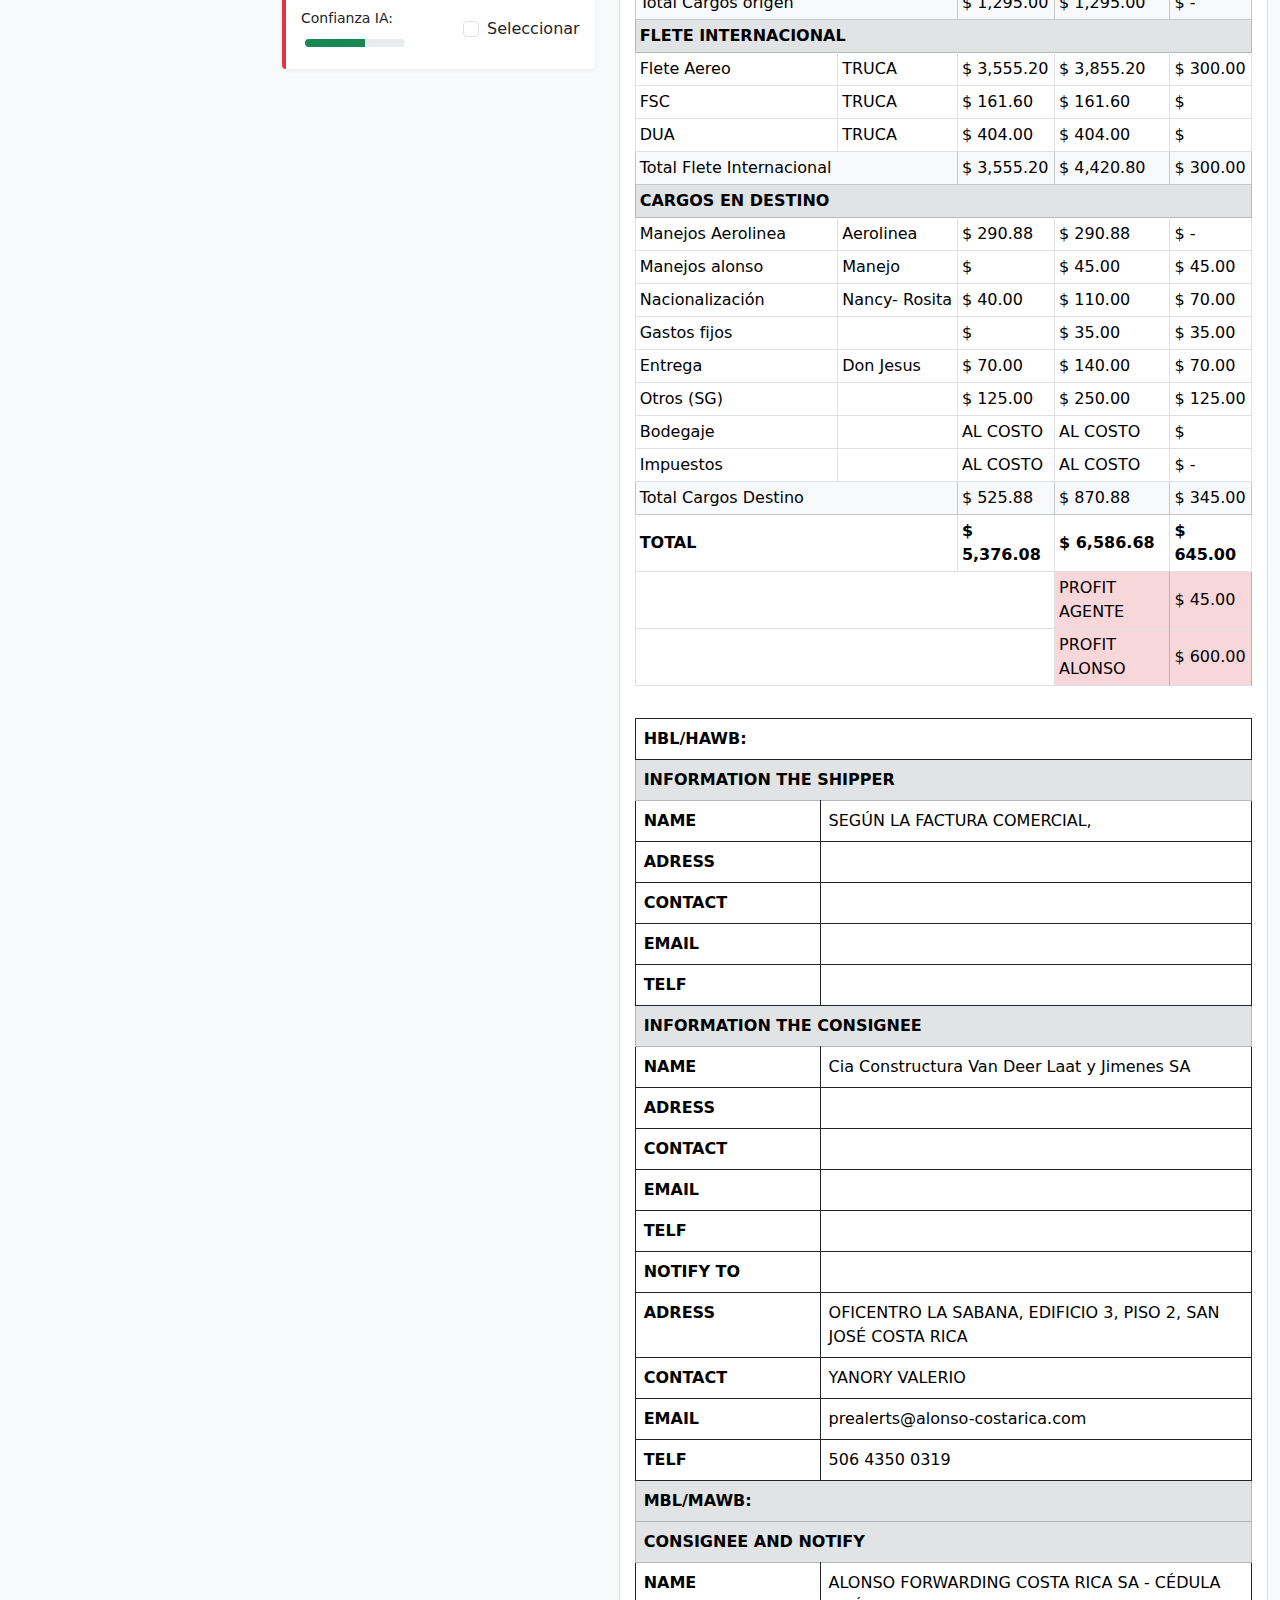
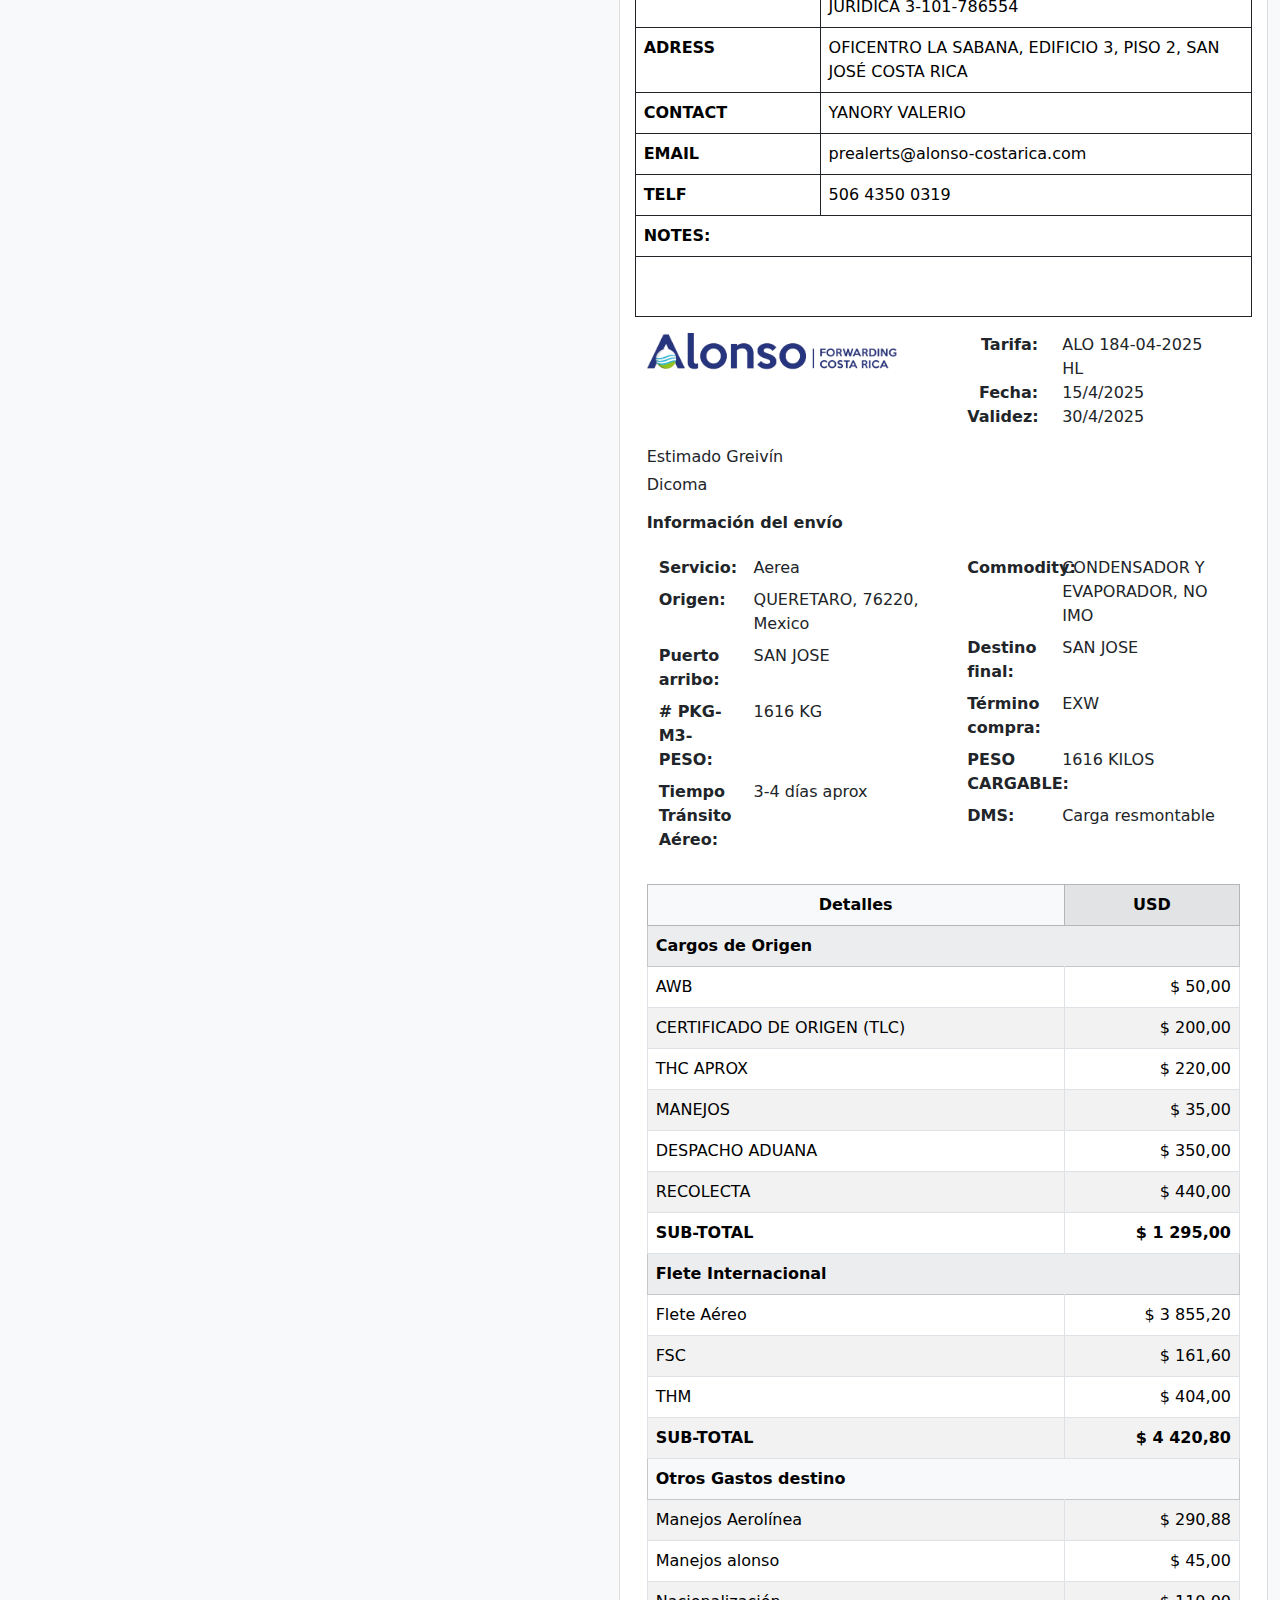
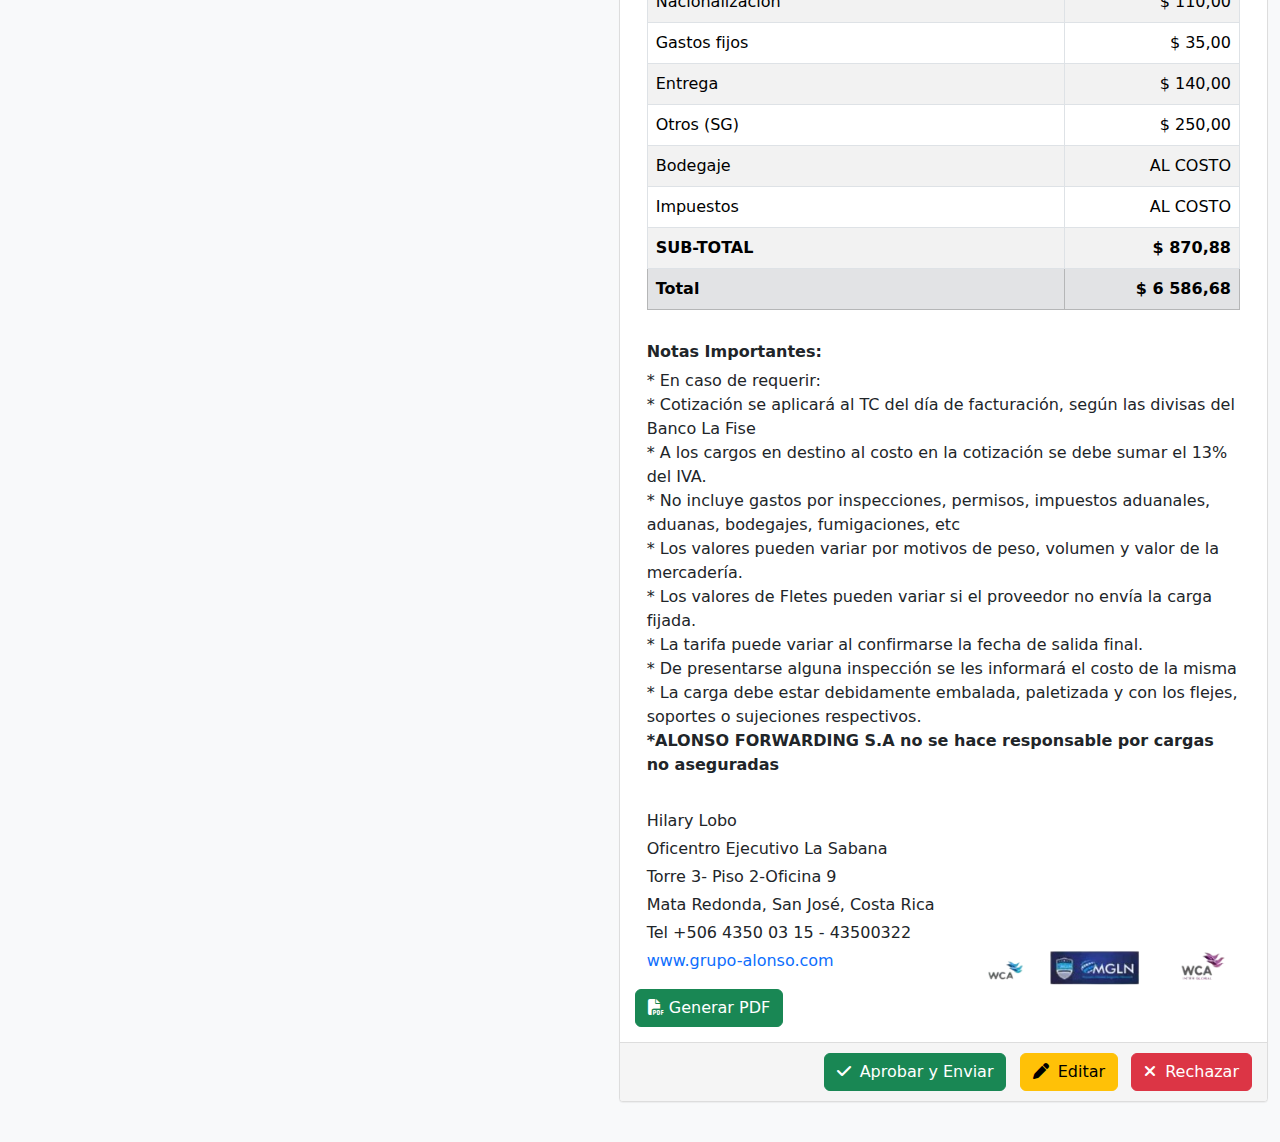
<file: proformas_pendientes copy.html>
<!DOCTYPE html>
<html lang="es">
<head>
    <meta charset="UTF-8">
    <meta name="viewport" content="width=device-width, initial-scale=1.0">
    <title>CotizAlonso - Sistema de Cotizaciones con IA</title>
    <link rel="stylesheet" href="https://cdnjs.cloudflare.com/ajax/libs/bootstrap/5.3.2/css/bootstrap.min.css">
    <link rel="stylesheet" href="https://cdnjs.cloudflare.com/ajax/libs/font-awesome/6.4.0/css/all.min.css">
    <link rel="stylesheet" href="styles.css">
</head>
<body>
    <nav class="navbar navbar-expand-lg navbar-light bg-light fixed-top">
        <div class="container-fluid">
            <a class="navbar-brand" href="index.html">
                <img style="height: 40px; margin-left: 20px; max-width: 220px;" src="./alonso-logo.png" alt="">
            </a>
            <button class="navbar-toggler" style="width: 40px; padding: 0;" type="button" data-bs-toggle="collapse" data-bs-target="#navbarNav" aria-controls="navbarNav" aria-expanded="false" aria-label="Toggle navigation">
                <span class="navbar-toggler-icon"></span>
            </button>
            <div class="collapse navbar-collapse" id="navbarNav">
                <form class="d-flex ms-auto me-3">
                    <div class="input-group">
                        <input type="search" class="form-control" placeholder="Buscar..." aria-label="Buscar">
                        <button class="btn btn-outline-dark" type="submit"><i class="fa-solid fa-search"></i></button>
                    </div>
                </form>
                <ul class="navbar-nav">
                    <li class="nav-item">
                        <a class="nav-link position-relative" id="notificacion_bell" href="#">
                            <i class="fa-solid fa-bell">
                                <span class="translate-middle badge rounded-pill bg-warning text-dark">3</span>
                            </i>
                           
                        </a>
                        <!-- Contenedor de notificaciones -->
                        <div id="notification-dropdown" class="notification-dropdown">
                            <div class="notification-header d-flex justify-content-between align-items-center p-2 border-bottom">
                                <h6 class="mb-0">Notificaciones</h6>
                                <small><a href="#" id="mark-all-read">Marcar todas como leídas</a></small>
                            </div>
                            <div id="notification-list" class="notification-list">
                                <!-- Las notificaciones se insertarán aquí dinámicamente -->
                                <div class="notification-item unread">
                                    <div class="d-flex">
                                        <div class="flex-shrink-0 me-3">
                                            <i class="fa-solid fa-file-invoice text-primary"></i>
                                        </div>
                                        <div class="flex-grow-1">
                                            <div class="notification-title">Nueva cotización</div>
                                            <div class="notification-message">La cotización ALO-186-4-2025 ha sido creada. Por favor revisar para aprobar o modificar.</div>
                                            <div class="notification-time">12:42 PM el 30/04/2025</div>
                                        </div>
                                    </div>
                                </div>
                                <!-- Más notificaciones... -->
                            </div>
                            <div class="notification-footer text-center p-2 border-top">
                                <a href="#" class="text-decoration-none">Ver todas las notificaciones</a>
                            </div>
                        </div>
                    </li>
                    <li class="nav-item">
                        <a class="nav-link" href="#"><i class="fa-solid fa-user"></i> Admin</a>
                    </li>
                    <li class="nav-item">
                        <a class="nav-link" href="ajustes.html"><i class="fa-solid fa-gear"></i> Configuración</a>
                    </li>
                    <li class="nav-item">
                        <a class="nav-link" href="#"><i class="fa-solid fa-right-from-bracket"></i> Salir</a>
                    </li>
                </ul>
            </div>
        </div>
    </nav>

    <div class="container-fluid">
        <div class="row">
            <div id="sidebar" class="sidebar col-2">
                <div class="d-flex flex-column flex-shrink-0">
                    <button id="sidebarToggle" class="btn m-auto">
                        <i class="fa-solid fa-chevron-left"></i>
                    </button>
                    <ul class="nav nav-pills flex-column mb-auto">
                        <li class="nav-item">
                            <a href="index.html" class="nav-link " data-bs-toggle="tooltip" data-bs-placement="right" title="Dashboard">
                                <i class="fa-solid fa-gauge me-2"></i> <span>Dashboard</span>
                            </a>
                        </li>
                        <li class="nav-item">
                            <a href="proformas_pendientes.html" class="nav-link active" data-bs-toggle="tooltip" data-bs-placement="right" title="Cotizaciones Pendientes">
                                <div>
                                    <i class="fa-solid fa-inbox me-2"></i> 
                                    <span>Cotizaciones Pendientes</span>                                    
                                </div>
                            </a>
                        </li>
                        <li class="nav-item">
                            <a href="proformas_enviadas.html" class="nav-link" data-bs-toggle="tooltip" data-bs-placement="right" title="Enviadas">
                                <div><i class="fa-solid fa-paper-plane me-2"></i> 
                                    <span>Enviadas</span>
                                </div>
                            </a>
                        </li>
                        <li class="nav-item">
                            <a href="proformas_errores.html" class="nav-link" data-bs-toggle="tooltip" data-bs-placement="right" title="Con Errores">
                                <div><i class="fa-solid fa-circle-exclamation me-2"></i> 
                                    <span>Con Errores</span>
                                </div>
                            </a>
                        </li>
                    </ul>
                    <hr class="text-dark" style="margin:0;">
                    <ul class="nav nav-pills flex-column mb-auto ">
                        
                        <li class="nav-item">
                            <a href="clientes.html" class="nav-link" data-bs-toggle="tooltip" data-bs-placement="right" title="Clientes">
                                <i class="fa-solid fa-users me-2"></i> <span>Clientes</span>
                            </a>
                        </li>
                        <li class="nav-item">
                            <a href="productos.html" class="nav-link" data-bs-toggle="tooltip" data-bs-placement="right" title="Productos">
                                <i class="fa-solid fa-cube me-2"></i> <span>Productos</span>
                            </a>
                        </li>
                        <li class="nav-item">
                            <a href="plantillas.html" class="nav-link" data-bs-toggle="tooltip" data-bs-placement="right" title="Plantillas">
                                <i class="fa-solid fa-copy me-2"></i> <span>Plantillas</span>
                            </a>
                        </li>
                        <li class="nav-item">
                            <a href="formulario.html" class="nav-link" data-bs-toggle="tooltip" data-bs-placement="right" title="Formulario">
                                <i class="fa-solid fa-pen-to-square me-2"></i> <span>Formulario</span>
                            </a>
                        </li>
                    </ul>
                    <hr class="text-dark" style="margin:0;">
                    <ul class="nav nav-pills flex-column mb-auto">
                        <li class="nav-item">
                            <a href="reportes.html" class="nav-link" data-bs-toggle="tooltip" data-bs-placement="right" title="Reportes">
                                <i class="fa-solid fa-chart-line me-2"></i> <span>Reportes</span>
                            </a>
                        </li>
                        <li class="nav-item">
                            <a href="configia.html" class="nav-link" data-bs-toggle="tooltip" data-bs-placement="right" title="Config. IA">
                                <i class="fa-solid fa-robot me-2"></i> <span>Config. IA</span>
                            </a>
                        </li>
                        <li class="nav-item">
                            <a href="ajustes.html" class="nav-link" data-bs-toggle="tooltip" data-bs-placement="right" title="Ajustes">
                                <i class="fa-solid fa-gears me-2"></i> <span>Ajustes</span>
                            </a>
                        </li>
                    </ul>
                </div>
            </div>

            <div class="main col">
                <div class="row">
                    <div class="col-md-12">
                        <h1>Cotizaciones Pendientes</h1>
                        <p>Revise y apruebe las Cotizaciones generadas por IA antes de ser enviadas.</p>
                    </div>
                </div>

                <div class="row">
                    <div class="col-md-12">
                        <div class="card shadow-sm mb-4">
                            <div class="card-header bg-light d-flex justify-content-between align-items-center">
                                <h5 class="mb-0"><i class="fa-solid fa-filter me-2"></i> Filtros</h5>
                                <div>
                                    <button class="btn btn-sm btn-success"><i class="fa-solid fa-check me-1"></i> Aprobar Todas</button>
                                    <button class="btn btn-sm btn-danger ms-2"><i class="fa-solid fa-xmark me-1"></i> Rechazar Seleccionadas</button>
                                </div>
                            </div>
                            <div class="card-body">
                                <div class="row g-3">
                                    <div class="col-md-3">
                                        <div class="form-floating">
                                            <select class="form-select" id="clienteSelect">
                                                <option selected>Todos</option>
                                                <option>DICOMA S.A.</option>
                                                <option>Transportes Rápidos</option>
                                                <option>Carga Segura</option>
                                            </select>
                                            <label for="clienteSelect">Cliente</label>
                                        </div>
                                    </div>
                                    <div class="col-md-3">
                                        <div class="form-floating">
                                            <select class="form-select" id="prioridadSelect">
                                                <option selected>Todas</option>
                                                <option>Alta</option>
                                                <option>Media</option>
                                                <option>Baja</option>
                                            </select>
                                            <label for="prioridadSelect">Prioridad</label>
                                        </div>
                                    </div>
                                    <div class="col-md-3">
                                        <div class="form-floating">
                                            <select class="form-select" id="iaSelect">
                                                <option selected>Todos</option>
                                                <option>Alta confianza</option>
                                                <option>Media confianza</option>
                                                <option>Baja confianza</option>
                                            </select>
                                            <label for="iaSelect">Estado IA</label>
                                        </div>
                                    </div>
                                    <div class="col-md-3">
                                        <div class="form-floating">
                                            <input type="date" class="form-control" id="fechaInput">
                                            <label for="fechaInput">Fecha</label>
                                        </div>
                                    </div>
                                </div>
                            </div>
                        </div>
                    </div>
                </div>

                <div class="row">
                    <div class="col-md-4">
                        <h4 class="mb-3">Lista de Cotizaciones <span class="badge bg-secondary">5</span></h4>
                       
                        <div class="proforma-item priority-high">
                            <div class="d-flex justify-content-between align-items-start">
                                <div>
                                    <h5 class="mb-2">Cotización #ALO 184-04-2025</h5>
                                    <p class="mb-1"><strong>Cliente:</strong> DICOMA S.A.</p>
                                    <p class="mb-1"><strong>Servicio:</strong> Transporte internacional</p>
                                    <p class="mb-1"><small class="text-muted">Generado: Hoy 10:45 AM</small></p>
                                </div>
                                <span class="badge bg-danger">Alta</span>
                            </div>
                            <div class="d-flex justify-content-between align-items-center mt-2">
                                <div>
                                    <small>Confianza IA:
                                        <div class="ai-confidence ms-1 d-inline-block">
                                            <div class="ai-confidence-level" style="width: 85%"></div>
                                        </div>
                                    </small>
                                </div>
                                <div class="form-check">
                                    <input class="form-check-input" type="checkbox" id="check1">
                                    <label class="form-check-label" for="check1">Seleccionar</label>
                                </div>
                            </div>
                        </div>

                        <div class="proforma-item priority-medium">
                            <div class="d-flex justify-content-between align-items-start">
                                <div>
                                    <h5 class="mb-2">Cotización #ALO 183-04-2025</h5>
                                    <p class="mb-1"><strong>Cliente:</strong> Transportes Rápidos</p>
                                    <p class="mb-1"><strong>Servicio:</strong> Logística local</p>
                                    <p class="mb-1"><small class="text-muted">Generado: Hoy 9:30 AM</small></p>
                                </div>
                                <span class="badge bg-warning text-dark">Media</span>
                            </div>
                            <div class="d-flex justify-content-between align-items-center mt-2">
                                <div>
                                    <small>
                                        Confianza IA:
                                        <div class="ai-confidence ms-1 d-inline-block">
                                            <div class="ai-confidence-level" style="width: 72%"></div>
                                        </div>
                                    </small>
                                </div>
                                <div class="form-check">
                                    <input class="form-check-input" type="checkbox" id="check2">
                                    <label class="form-check-label" for="check2">Seleccionar</label>
                                </div>
                            </div>
                        </div>

                        <div class="proforma-item">
                            <div class="d-flex justify-content-between align-items-start">
                                <div>
                                    <h5 class="mb-2">Cotización #ALO 182-04-2025</h5>
                                    <p class="mb-1"><strong>Cliente:</strong> Carga Segura</p>
                                    <p class="mb-1"><strong>Servicio:</strong> Almacenaje</p>
                                    <p class="mb-1"><small class="text-muted">Generado: Ayer 16:20 PM</small></p>
                                </div>
                                <span class="badge bg-success">Baja</span>
                            </div>
                            <div class="d-flex justify-content-between align-items-center mt-2">
                                <div>
                                    <small>
                                        Confianza IA:
                                        <div class="ai-confidence ms-1 d-inline-block">
                                            <div class="ai-confidence-level" style="width: 90%"></div>
                                        </div>
                                    </small>
                                </div>
                                <div class="form-check">
                                    <input class="form-check-input" type="checkbox" id="check3">
                                    <label class="form-check-label" for="check3">Seleccionar</label>
                                </div>
                            </div>
                        </div>

                        <div class="proforma-item priority-medium">
                            <div class="d-flex justify-content-between align-items-start">
                                <div>
                                    <h5 class="mb-2">Cotización #ALO 184-04-2025</h5>
                                    <p class="mb-1"><strong>Cliente:</strong> EnvíaRápido</p>
                                    <p class="mb-1"><strong>Servicio:</strong> Courier Internacional</p>
                                    <p class="mb-1"><small class="text-muted">Generado: Ayer 14:15 PM</small></p>
                                </div>
                                <span class="badge bg-warning text-dark">Media</span>
                            </div>
                            <div class="d-flex justify-content-between align-items-center mt-2">
                                <div>
                                    <small>
                                        Confianza IA:
                                        <div class="ai-confidence ms-1 d-inline-block">
                                            <div class="ai-confidence-level" style="width: 65%"></div>
                                        </div>
                                    </small>
                                </div>
                                <div class="form-check">
                                    <input class="form-check-input" type="checkbox" id="check4">
                                    <label class="form-check-label" for="check4">Seleccionar</label>
                                </div>
                            </div>
                        </div>

                        <div class="proforma-item priority-high">
                            <div class="d-flex justify-content-between align-items-start">
                                <div>
                                    <h5 class="mb-2">Cotización #ALO 180-04-2025</h5>
                                    <p class="mb-1"><strong>Cliente:</strong> LogiTech Solutions</p>
                                    <p class="mb-1"><strong>Servicio:</strong> Transporte multimodal</p>
                                    <p class="mb-1"><small class="text-muted">Generado: 20/04/2025</small></p>
                                </div>
                                <span class="badge bg-danger">Alta</span>
                            </div>
                            <div class="d-flex justify-content-between align-items-center mt-2">
                                <div>
                                    <small>
                                        Confianza IA:
                                        <div class="ai-confidence ms-1 d-inline-block">
                                            <div class="ai-confidence-level" style="width: 60%"></div>
                                        </div>
                                    </small>
                                </div>
                                <div class="form-check">
                                    <input class="form-check-input" type="checkbox" id="check5">
                                    <label class="form-check-label" for="check5">Seleccionar</label>
                                </div>
                            </div>
                        </div>
                    </div>

                    <div class="col-md-8">
                        <div class="panel">
                            <div class="panel-heading d-flex justify-content-between align-items-center">
                                <h3 class="panel-title">Revisión de Cotización #ALO 184-04-2025</h3>
                                <div>
                                    <span class="label label-danger">Prioridad Alta</span>
                                    <span class="label label-success">Confianza IA 85%</span>
                                </div>
                            </div>
                            <div class="panel-body">
                                <ul class="nav nav-tabs" id="proformaTab" role="tablist">
                                    <li class="nav-item" role="presentation">
                                        <button class="nav-link active" id="presupuesto-tab" data-bs-toggle="tab" data-bs-target="#presupuesto" type="button" role="tab" aria-controls="presupuesto" aria-selected="true">Presupuesto</button>
                                    </li>
                                    <li class="nav-item" role="presentation">
                                        <button class="nav-link active" id="cotizacion-tab" data-bs-toggle="tab" data-bs-target="#cotizacion" type="button" role="tab" aria-controls="cotizacion" aria-selected="true">Cotización</button>
                                    </li>
                                    <li class="nav-item" role="presentation">
                                        <button class="nav-link" id="preview-tab" data-bs-toggle="tab" data-bs-target="#preview" type="button" role="tab" aria-controls="preview" aria-selected="false">Vista Previa</button>
                                    </li>
                                    <li class="nav-item" role="presentation">
                                        <button class="nav-link" id="details-tab" data-bs-toggle="tab" data-bs-target="#details" type="button" role="tab" aria-controls="details" aria-selected="false">Detalles</button>
                                    </li>
                                    <li class="nav-item" role="presentation">
                                        <button class="nav-link" id="ai-analysis-tab" data-bs-toggle="tab" data-bs-target="#ai-analysis" type="button" role="tab" aria-controls="ai-analysis" aria-selected="false">Análisis IA</button>
                                    </li>
                                    <li class="nav-item" role="presentation">
                                        <button class="nav-link" id="history-tab" data-bs-toggle="tab" data-bs-target="#history" type="button" role="tab" aria-controls="history" aria-selected="false">Historial</button>
                                    </li>
                                </ul>

                                <div class="tab-content pt-3" id="proformaTabContent">

                                    <div class="tab-pane fade show active" id="presupuesto" role="tabpanel" aria-labelledby="presupuesto-tab">
                                        <div class="row mb-4">
                                            <div class="col-md-6">
                                                <div class="d-flex align-items-center mb-3">
                                                    <img src="./alonso-logo.png" style="width: 250px;" alt="Alonso Forwarding" class="me-2">
                                                </div>
                                            </div>
                                            <div class="col-md-6 text-end">
                                                <div class="mb-1">
                                                    <strong>DATE:</strong> 15/4/2025
                                                </div>
                                                <div class="mb-1">
                                                    <strong>QUOTATION:</strong> ALO 154-04-2025 HL
                                                </div>
                                                <div class="mb-1">
                                                    <h5 class="mb-0">OPERACIONES</h5>
                                                </div>
                                            </div>
                                        </div>
                                        
                                        <div class="row mb-4">
                                            <div class="col-md-6">
                                                <div class="card">
                                                    <div class="card-body no_padding">
                                                        <div class="mb-2 row">
                                                            <label class="col-sm-4 col-form-label no_padding"><strong>FROM:</strong></label>
                                                            <div class="col-sm-8">
                                                                <input type="text" readonly class="form-control-plaintext no_padding" value="Hillary">
                                                            </div>
                                                        </div>
                                                        <div class="mb-2 row">
                                                            <label class="col-sm-4 col-form-label no_padding"><strong>COMPANY:</strong></label>
                                                            <div class="col-sm-8">
                                                                <input type="text" readonly class="form-control-plaintext no_padding" value="ALONSO">
                                                            </div>
                                                        </div>
                                                        <div class="mb-2 row">
                                                            <label class="col-sm-4 col-form-label no_padding"><strong>INCOTERM:</strong></label>
                                                            <div class="col-sm-8">
                                                                <input type="text" readonly class="form-control-plaintext no_padding" value="EXW">
                                                            </div>
                                                        </div>
                                                        <div class="mb-2 row">
                                                            <label class="col-sm-4 col-form-label no_padding"><strong>ORIGEN:</strong></label>
                                                            <div class="col-sm-8">
                                                                <input type="text" readonly class="form-control-plaintext no_padding" value="QUERETARO, 76220, México">
                                                            </div>
                                                        </div>
                                                        <div class="mb-2 row">
                                                            <label class="col-sm-4 col-form-label no_padding"><strong>DESTINATION:</strong></label>
                                                            <div class="col-sm-8">
                                                                <input type="text" readonly class="form-control-plaintext no_padding" value="SAN JOSE">
                                                            </div>
                                                        </div>
                                                    </div>
                                                </div>
                                            </div>
                                            <div class="col-md-6">
                                                <div class="card">
                                                    <div class="card-body no_padding">
                                                        <div class="mb-2 row">
                                                            <label class="col-sm-4 col-form-label no_padding"><strong>TO:</strong></label>
                                                            <div class="col-sm-8">
                                                                <input type="text" readonly class="form-control-plaintext no_padding" value="ALONSO USA">
                                                            </div>
                                                        </div>
                                                        <div class="mb-2 row">
                                                            <label class="col-sm-4 col-form-label no_padding"><strong>COMPANY:</strong></label>
                                                            <div class="col-sm-8">
                                                                <input type="text" readonly class="form-control-plaintext no_padding" value="ALONSO">
                                                            </div>
                                                        </div>
                                                        <div class="mb-2 row">
                                                            <label class="col-sm-4 col-form-label no_padding"><strong>POL:</strong></label>
                                                            <div class="col-sm-8">
                                                                <input type="text" readonly class="form-control-plaintext no_padding" value="NLU">
                                                            </div>
                                                        </div>
                                                        <div class="mb-2 row">
                                                            <label class="col-sm-4 col-form-label no_padding"><strong>POD:</strong></label>
                                                            <div class="col-sm-8">
                                                                <input type="text" readonly class="form-control-plaintext no_padding" value="SJO">
                                                            </div>
                                                        </div>
                                                        <div class="mb-2 row">
                                                            <label class="col-sm-4 col-form-label no_padding"><strong>CARRIER:</strong></label>
                                                            <div class="col-sm-8">
                                                                <input type="text" readonly class="form-control-plaintext no_padding" value="TRUCA">
                                                            </div>
                                                        </div>
                                                    </div>
                                                </div>
                                            </div>
                                        </div>
                                        
                                        <div class="row mb-3">
                                            <div class="col-md-4">
                                                <h4 class="bg-secondary text-white p-2 mb-3">PRESUPUESTO</h4>
                                            </div>
                                            <div class="col-md-8">
                                                <h4 class="bg-secondary text-white p-2 mb-3">REFERENCIA: ALO 184-04-2025 HL</h4>
                                            </div>
                                        </div>
                                        
                                        <div class="row mb-3 d-flex justify-content-center">
                                            <div class="col-md-4">
                                                <table class="table table-bordered">
                                                    <tr>
                                                        <td>Cantidad de Piezas</td>
                                                        <td class="text-end">14</td>
                                                    </tr>
                                                    <tr>
                                                        <td>VOLUMEN</td>
                                                        <td class="text-end">0.37</td>
                                                    </tr>
                                                    <tr>
                                                        <td>PESO</td>
                                                        <td class="text-end">1616</td>
                                                    </tr>
                                                </table>
                                            </div>
                                        </div>
                                        
                                        <div class="table-responsive">
                                            <table class="table table-bordered table-sm">
                                                <thead class="table-light">
                                                    <tr>
                                                        <th>CARGOS</th>
                                                        <th>PROVEEDOR</th>
                                                        <th>COSTO</th>
                                                        <th>VENTA</th>
                                                        <th>PROFIT</th>
                                                    </tr>
                                                </thead>
                                                <tbody>
                                                    <tr class="table-secondary">
                                                        <td colspan="5"><strong>CARGOS DE ORIGEN</strong></td>
                                                    </tr>
                                                    <tr>
                                                        <td>AWB</td>
                                                        <td>TRUCA</td>
                                                        <td>$ 50.00</td>
                                                        <td>$ 50.00</td>
                                                        <td>$</td>
                                                    </tr>
                                                    <tr>
                                                        <td>CERTIFICADO DE ORIGEN (TLC)</td>
                                                        <td>TRUCA</td>
                                                        <td>$ 200.00</td>
                                                        <td>$ 200.00</td>
                                                        <td>$</td>
                                                    </tr>
                                                    <tr>
                                                        <td>THC APROX</td>
                                                        <td>TRUCA</td>
                                                        <td>$ 220.00</td>
                                                        <td>$ 220.00</td>
                                                        <td>$ -</td>
                                                    </tr>
                                                    <tr>
                                                        <td>MANEJOS</td>
                                                        <td>TRUCA</td>
                                                        <td>$ 35.00</td>
                                                        <td>$ 35.00</td>
                                                        <td>$</td>
                                                    </tr>
                                                    <tr>
                                                        <td>DESPACHO ADUANAL</td>
                                                        <td>TRUCA</td>
                                                        <td>$ 350.00</td>
                                                        <td>$ 350.00</td>
                                                        <td>$</td>
                                                    </tr>
                                                    <tr>
                                                        <td>RECOLECTA</td>
                                                        <td>TRUCA</td>
                                                        <td>$ 440.00</td>
                                                        <td>$ 440.00</td>
                                                        <td>$ -</td>
                                                    </tr>
                                                    <tr class="table-light">
                                                        <td colspan="2">Total Cargos origen</td>
                                                        <td>$ 1,295.00</td>
                                                        <td>$ 1,295.00</td>
                                                        <td>$ -</td>
                                                    </tr>
                                                    <tr class="table-secondary">
                                                        <td colspan="5"><strong>FLETE INTERNACIONAL</strong></td>
                                                    </tr>
                                                    <tr>
                                                        <td>Flete Aereo</td>
                                                        <td>TRUCA</td>
                                                        <td>$ 3,555.20</td>
                                                        <td>$ 3,855.20</td>
                                                        <td>$ 300.00</td>
                                                    </tr>
                                                    <tr>
                                                        <td>FSC</td>
                                                        <td>TRUCA</td>
                                                        <td>$ 161.60</td>
                                                        <td>$ 161.60</td>
                                                        <td>$</td>
                                                    </tr>
                                                    <tr>
                                                        <td>DUA</td>
                                                        <td>TRUCA</td>
                                                        <td>$ 404.00</td>
                                                        <td>$ 404.00</td>
                                                        <td>$</td>
                                                    </tr>
                                                    <tr class="table-light">
                                                        <td colspan="2">Total Flete Internacional</td>
                                                        <td>$ 3,555.20</td>
                                                        <td>$ 4,420.80</td>
                                                        <td>$ 300.00</td>
                                                    </tr>
                                                    <tr class="table-secondary">
                                                        <td colspan="5"><strong>CARGOS EN DESTINO</strong></td>
                                                    </tr>
                                                    <tr>
                                                        <td>Manejos Aerolinea</td>
                                                        <td>Aerolinea</td>
                                                        <td>$ 290.88</td>
                                                        <td>$ 290.88</td>
                                                        <td>$ -</td>
                                                    </tr>
                                                    <tr>
                                                        <td>Manejos alonso</td>
                                                        <td>Manejo</td>
                                                        <td>$</td>
                                                        <td>$ 45.00</td>
                                                        <td>$ 45.00</td>
                                                    </tr>
                                                    <tr>
                                                        <td>Nacionalización</td>
                                                        <td>Nancy- Rosita</td>
                                                        <td>$ 40.00</td>
                                                        <td>$ 110.00</td>
                                                        <td>$ 70.00</td>
                                                    </tr>
                                                    <tr>
                                                        <td>Gastos fijos</td>
                                                        <td></td>
                                                        <td>$</td>
                                                        <td>$ 35.00</td>
                                                        <td>$ 35.00</td>
                                                    </tr>
                                                    <tr>
                                                        <td>Entrega</td>
                                                        <td>Don Jesus</td>
                                                        <td>$ 70.00</td>
                                                        <td>$ 140.00</td>
                                                        <td>$ 70.00</td>
                                                    </tr>
                                                    <tr>
                                                        <td>Otros (SG)</td>
                                                        <td></td>
                                                        <td>$ 125.00</td>
                                                        <td>$ 250.00</td>
                                                        <td>$ 125.00</td>
                                                    </tr>
                                                    <tr>
                                                        <td>Bodegaje</td>
                                                        <td></td>
                                                        <td>AL COSTO</td>
                                                        <td>AL COSTO</td>
                                                        <td>$</td>
                                                    </tr>
                                                    <tr>
                                                        <td>Impuestos</td>
                                                        <td></td>
                                                        <td>AL COSTO</td>
                                                        <td>AL COSTO</td>
                                                        <td>$ -</td>
                                                    </tr>
                                                    <tr class="table-light">
                                                        <td colspan="2">Total Cargos Destino</td>
                                                        <td>$ 525.88</td>
                                                        <td>$ 870.88</td>
                                                        <td>$ 345.00</td>
                                                    </tr>
                                                </tbody>
                                                <tfoot>
                                                    <tr class="bg-light">
                                                        <th colspan="2">TOTAL</th>
                                                        <th>$ 5,376.08</th>
                                                        <th>$ 6,586.68</th>
                                                        <th>$ 645.00</th>
                                                    </tr>
                                                    <tr>
                                                        <td colspan="3"></td>
                                                        <td class="table-danger">PROFIT AGENTE</td>
                                                        <td class="table-danger">$ 45.00</td>
                                                    </tr>
                                                    <tr>
                                                        <td colspan="3"></td>
                                                        <td class="table-danger">PROFIT ALONSO</td>
                                                        <td class="table-danger">$ 600.00</td>
                                                    </tr>
                                                </tfoot>
                                            </table>
                                        </div>

                                        <div class="container-fluid mt-3">
                                            <div class="table-responsive">
                                                <table class="table table-bordered border-dark">
                                                    <tr class="bg-light">
                                                        <th colspan="2">HBL/HAWB:</th>
                                                    </tr>
                                                    <tr class="table-secondary">
                                                        <th colspan="2">INFORMATION THE SHIPPER</th>
                                                    </tr>
                                                    <tr>
                                                        <td width="30%" class="fw-bold">NAME</td>
                                                        <td>SEGÚN LA FACTURA COMERCIAL,</td>
                                                    </tr>
                                                    <tr>
                                                        <td class="fw-bold">ADRESS</td>
                                                        <td></td>
                                                    </tr>
                                                    <tr>
                                                        <td class="fw-bold">CONTACT</td>
                                                        <td></td>
                                                    </tr>
                                                    <tr>
                                                        <td class="fw-bold">EMAIL</td>
                                                        <td></td>
                                                    </tr>
                                                    <tr>
                                                        <td class="fw-bold">TELF</td>
                                                        <td></td>
                                                    </tr>
                                                    <tr class="table-secondary">
                                                        <th colspan="2">INFORMATION THE CONSIGNEE</th>
                                                    </tr>
                                                    <tr>
                                                        <td class="fw-bold">NAME</td>
                                                        <td>Cia Constructura Van Deer Laat y Jimenes SA</td>
                                                    </tr>
                                                    <tr>
                                                        <td class="fw-bold">ADRESS</td>
                                                        <td></td>
                                                    </tr>
                                                    <tr>
                                                        <td class="fw-bold">CONTACT</td>
                                                        <td></td>
                                                    </tr>
                                                    <tr>
                                                        <td class="fw-bold">EMAIL</td>
                                                        <td></td>
                                                    </tr>
                                                    <tr>
                                                        <td class="fw-bold">TELF</td>
                                                        <td></td>
                                                    </tr>
                                                    <tr>
                                                        <td class="fw-bold"><strong>NOTIFY TO</strong></td>
                                                        <td></td>
                                                    </tr>
                                                    <tr>
                                                        <td class="fw-bold">ADRESS</td>
                                                        <td>OFICENTRO LA SABANA, EDIFICIO 3, PISO 2, SAN JOSÉ COSTA RICA</td>
                                                    </tr>
                                                    <tr>
                                                        <td class="fw-bold">CONTACT</td>
                                                        <td>YANORY VALERIO</td>
                                                    </tr>
                                                    <tr>
                                                        <td class="fw-bold">EMAIL</td>
                                                        <td>prealerts@alonso-costarica.com</td>
                                                    </tr>
                                                    <tr>
                                                        <td class="fw-bold">TELF</td>
                                                        <td>506 4350 0319</td>
                                                    </tr>
                                                    <tr class="table-secondary">
                                                        <th colspan="2">MBL/MAWB:</th>
                                                    </tr>
                                                    <tr class="table-secondary">
                                                        <th colspan="2">CONSIGNEE AND NOTIFY</th>
                                                    </tr>
                                                    <tr>
                                                        <td class="fw-bold">NAME</td>
                                                        <td>ALONSO FORWARDING COSTA RICA SA - CÉDULA JURÍDICA 3-101-786554</td>
                                                    </tr>
                                                    <tr>
                                                        <td class="fw-bold">ADRESS</td>
                                                        <td>OFICENTRO LA SABANA, EDIFICIO 3, PISO 2, SAN JOSÉ COSTA RICA</td>
                                                    </tr>
                                                    <tr>
                                                        <td class="fw-bold">CONTACT</td>
                                                        <td>YANORY VALERIO</td>
                                                    </tr>
                                                    <tr>
                                                        <td class="fw-bold">EMAIL</td>
                                                        <td>prealerts@alonso-costarica.com</td>
                                                    </tr>
                                                    <tr>
                                                        <td class="fw-bold">TELF</td>
                                                        <td>506 4350 0319</td>
                                                    </tr>
                                                    <tr class="bg-light">
                                                        <th colspan="2">NOTES:</th>
                                                    </tr>
                                                    <tr>
                                                        <td colspan="2" style="height: 60px"></td>
                                                    </tr>
                                                </table>
                                            </div>
                                        </div>

                                    </div>

                                    <div class="tab-pane fade show active" id="cotizacion" role="tabpanel" aria-labelledby="cotizacion-tab">
                                        <div class="container-fluid">
                                            <!-- Header with logo and info -->
                                            <div class="row mb-3">
                                                <div class="col-md-6">
                                                    <div class="d-flex align-items-center mb-3">
                                                        <img src="./alonso-logo.png" style="width: 250px;" alt="Alonso Forwarding" class="me-2">
                                                    </div>
                                                </div>
                                                <div class="col-md-6">
                                                    <div class="row">
                                                        <div class="col-sm-4 fw-bold text-end">Tarifa:</div>
                                                        <div class="col-sm-8">ALO 184-04-2025 HL</div>
                                                    </div>
                                                    <div class="row">
                                                        <div class="col-sm-4 fw-bold text-end">Fecha:</div>
                                                        <div class="col-sm-8">15/4/2025</div>
                                                    </div>
                                                    <div class="row">
                                                        <div class="col-sm-4 fw-bold text-end">Validez:</div>
                                                        <div class="col-sm-8">30/4/2025</div>
                                                    </div>
                                                </div>
                                            </div>
                                            
                                            <!-- Customer Info -->
                                            <div class="row mb-3">
                                                <div class="col-12">
                                                    <p class="mb-1">Estimado Greivín</p>
                                                    <p class="mb-3">Dicoma</p>
                                                    <h6 class="fw-bold">Información del envío</h6>
                                                </div>
                                            </div>
                                            
                                            <!-- Shipping Info -->
                                            <div class="row mb-4">
                                                <div class="col-md-6">
                                                    <div class="row mb-2">
                                                        <div class="col-sm-4 fw-bold">Servicio:</div>
                                                        <div class="col-sm-8">Aerea</div>
                                                    </div>
                                                    <div class="row mb-2">
                                                        <div class="col-sm-4 fw-bold">Origen:</div>
                                                        <div class="col-sm-8">QUERETARO, 76220, Mexico</div>
                                                    </div>
                                                    <div class="row mb-2">
                                                        <div class="col-sm-4 fw-bold">Puerto arribo:</div>
                                                        <div class="col-sm-8">SAN JOSE</div>
                                                    </div>
                                                    <div class="row mb-2">
                                                        <div class="col-sm-4 fw-bold"># PKG-M3-PESO:</div>
                                                        <div class="col-sm-8">1616 KG</div>
                                                    </div>
                                                    <div class="row mb-2">
                                                        <div class="col-sm-4 fw-bold">Tiempo Tránsito Aéreo:</div>
                                                        <div class="col-sm-8">3-4 días aprox</div>
                                                    </div>
                                                </div>
                                                <div class="col-md-6">
                                                    <div class="row mb-2">
                                                        <div class="col-sm-4 fw-bold">Commodity:</div>
                                                        <div class="col-sm-8">CONDENSADOR Y EVAPORADOR, NO IMO</div>
                                                    </div>
                                                    <div class="row mb-2">
                                                        <div class="col-sm-4 fw-bold">Destino final:</div>
                                                        <div class="col-sm-8">SAN JOSE</div>
                                                    </div>
                                                    <div class="row mb-2">
                                                        <div class="col-sm-4 fw-bold">Término compra:</div>
                                                        <div class="col-sm-8">EXW</div>
                                                    </div>
                                                    <div class="row mb-2">
                                                        <div class="col-sm-4 fw-bold">PESO CARGABLE:</div>
                                                        <div class="col-sm-8">1616 KILOS</div>
                                                    </div>
                                                    <div class="row mb-2">
                                                        <div class="col-sm-4 fw-bold">DMS:</div>
                                                        <div class="col-sm-8">Carga resmontable</div>
                                                    </div>
                                                </div>
                                            </div>
                                            
                                            <!-- Table of costs -->
                                            <div class="row">
                                                <div class="col-12">
                                                    <div class="table-responsive">
                                                        <table class="table table-bordered table-striped">
                                                            <thead class="table-secondary">
                                                                <tr>
                                                                    <th colspan="2" class="text-center bg-light">Detalles</th>
                                                                    <th class="text-center">USD</th>
                                                                </tr>
                                                            </thead>
                                                            <tbody>
                                                                <!-- Origin charges -->
                                                                <tr class="table-light">
                                                                    <td colspan="3" class="fw-bold">Cargos de Origen</td>
                                                                </tr>
                                                                <tr>
                                                                    <td colspan="2">AWB</td>
                                                                    <td class="text-end">$ 50,00</td>
                                                                </tr>
                                                                <tr>
                                                                    <td colspan="2">CERTIFICADO DE ORIGEN (TLC)</td>
                                                                    <td class="text-end">$ 200,00</td>
                                                                </tr>
                                                                <tr>
                                                                    <td colspan="2">THC APROX</td>
                                                                    <td class="text-end">$ 220,00</td>
                                                                </tr>
                                                                <tr>
                                                                    <td colspan="2">MANEJOS</td>
                                                                    <td class="text-end">$ 35,00</td>
                                                                </tr>
                                                                <tr>
                                                                    <td colspan="2">DESPACHO ADUANA</td>
                                                                    <td class="text-end">$ 350,00</td>
                                                                </tr>
                                                                <tr>
                                                                    <td colspan="2">RECOLECTA</td>
                                                                    <td class="text-end">$ 440,00</td>
                                                                </tr>
                                                                <tr class="fw-bold">
                                                                    <td colspan="2">SUB-TOTAL</td>
                                                                    <td class="text-end">$ 1 295,00</td>
                                                                </tr>
                                                                
                                                                <!-- International Freight -->
                                                                <tr class="table-light">
                                                                    <td colspan="3" class="fw-bold">Flete Internacional</td>
                                                                </tr>
                                                                <tr>
                                                                    <td colspan="2">Flete Aéreo</td>
                                                                    <td class="text-end">$ 3 855,20</td>
                                                                </tr>
                                                                <tr>
                                                                    <td colspan="2">FSC</td>
                                                                    <td class="text-end">$ 161,60</td>
                                                                </tr>
                                                                <tr>
                                                                    <td colspan="2">THM</td>
                                                                    <td class="text-end">$ 404,00</td>
                                                                </tr>
                                                                <tr class="fw-bold">
                                                                    <td colspan="2">SUB-TOTAL</td>
                                                                    <td class="text-end">$ 4 420,80</td>
                                                                </tr>
                                                                
                                                                <!-- Destination charges -->
                                                                <tr class="table-light">
                                                                    <td colspan="3" class="fw-bold">Otros Gastos destino</td>
                                                                </tr>
                                                                <tr>
                                                                    <td colspan="2">Manejos Aerolínea</td>
                                                                    <td class="text-end">$ 290,88</td>
                                                                </tr>
                                                                <tr>
                                                                    <td colspan="2">Manejos alonso</td>
                                                                    <td class="text-end">$ 45,00</td>
                                                                </tr>
                                                                <tr>
                                                                    <td colspan="2">Nacionalización</td>
                                                                    <td class="text-end">$ 110,00</td>
                                                                </tr>
                                                                <tr>
                                                                    <td colspan="2">Gastos fijos</td>
                                                                    <td class="text-end">$ 35,00</td>
                                                                </tr>
                                                                <tr>
                                                                    <td colspan="2">Entrega</td>
                                                                    <td class="text-end">$ 140,00</td>
                                                                </tr>
                                                                <tr>
                                                                    <td colspan="2">Otros (SG)</td>
                                                                    <td class="text-end">$ 250,00</td>
                                                                </tr>
                                                                <tr>
                                                                    <td colspan="2">Bodegaje</td>
                                                                    <td class="text-end">AL COSTO</td>
                                                                </tr>
                                                                <tr>
                                                                    <td colspan="2">Impuestos</td>
                                                                    <td class="text-end">AL COSTO</td>
                                                                </tr>
                                                                <tr class="fw-bold">
                                                                    <td colspan="2">SUB-TOTAL</td>
                                                                    <td class="text-end">$ 870,88</td>
                                                                </tr>
                                                                
                                                                <!-- Total -->
                                                                <tr class="fw-bold table-secondary">
                                                                    <td colspan="2">Total</td>
                                                                    <td class="text-end">$ 6 586,68</td>
                                                                </tr>
                                                            </tbody>
                                                        </table>
                                                    </div>
                                                </div>
                                            </div>
                                            
                                            <!-- Important notes -->
                                            <div class="row mt-3">
                                                <div class="col-12">
                                                    <h6 class="fw-bold">Notas Importantes:</h6>
                                                    <ul class="list-unstyled">
                                                        <li>* En caso de requerir:</li>
                                                        <li>* Cotización se aplicará al TC del día de facturación, según las divisas del Banco La Fise</li>
                                                        <li>* A los cargos en destino al costo en la cotización se debe sumar el 13% del IVA.</li>
                                                        <li>* No incluye gastos por inspecciones, permisos, impuestos aduanales, aduanas, bodegajes, fumigaciones, etc</li>
                                                        <li>* Los valores pueden variar por motivos de peso, volumen y valor de la mercadería.</li>
                                                        <li>* Los valores de Fletes pueden variar si el proveedor no envía la carga fijada.</li>
                                                        <li>* La tarifa puede variar al confirmarse la fecha de salida final.</li>
                                                        <li>* De presentarse alguna inspección se les informará el costo de la misma</li>
                                                        <li>* La carga debe estar debidamente embalada, paletizada y con los flejes, soportes o sujeciones respectivos.</li>
                                                        <li class="fw-bold">*ALONSO FORWARDING S.A no se hace responsable por cargas no aseguradas</li>
                                                    </ul>
                                                </div>
                                            </div>
                                            
                                            <!-- Footer with contact info -->
                                            <div class="row mt-3">
                                                <div class="col-8">
                                                    <p class="mb-1">Hilary Lobo</p>
                                                    <p class="mb-1">Oficentro Ejecutivo La Sabana</p>
                                                    <p class="mb-1">Torre 3- Piso 2-Oficina 9</p>
                                                    <p class="mb-1">Mata Redonda, San José, Costa Rica</p>
                                                    <p class="mb-1">Tel +506 4350 03 15 - 43500322</p>
                                                    <p><a href="http://www.grupo-alonso.com" class="text-decoration-none">www.grupo-alonso.com</a></p>
                                                </div>
                                                <div class="col-4">
                                                    <div class="d-flex align-items-end justify-content-end mb-3" style="height: 100%;">
                                                        <img src="./logo footer.png" style="width: 250px;" alt="Alonso Forwarding" class="me-2">
                                                    </div>
                                                </div>
                                            </div>
                                        </div>
                                        <button class="btn btn-success me-2"><i class="fa-solid fa-file-pdf"></i> Generar PDF</button>
                                    </div>

                                    <div class="tab-pane fade" id="preview" role="tabpanel" aria-labelledby="preview-tab">
                                        <div class="ai-suggestion">
                                            <i class="fa-solid fa-lightbulb me-2"></i> <strong>Sugerencia IA:</strong> El asunto del correo podría optimizarse para mejorar la tasa de apertura.
                                            <button class="btn btn-xs btn-ai float-end">Aplicar</button>
                                        </div>

                                        <div class="mb-3">
                                            <label class="form-label">Asunto del correo:</label>
                                            <input type="text" class="form-control" value="Cotización de Servicios Logísticos Internacionales - DICOMA S.A.">
                                        </div>

                                        <div class="mb-3">
                                            <label class="form-label">Destinatarios:</label>
                                            <input type="text" class="form-control" value="greivin@DICOMA.com, finanzas@DICOMA.com">
                                        </div>

                                        <div class="email-preview">
                                            <h4>Estimado Cliente DICOMA S.A.,</h4>
                                            <p>Esperamos que se encuentre bien. Adjunto enviamos la Cotización solicitada para los servicios de transporte internacional según lo conversado.</p>
                                           
                                            <div class="well">
                                                <h4>Detalles de la Cotización #ALO 184-04-2025:</h4>
                                                <table class="table table-bordered table-striped">
                                                    <tr>
                                                        <th>Servicio</th>
                                                        <th>Cantidad</th>
                                                        <th>Precio Unitario</th>
                                                        <th>Total</th>
                                                    </tr>
                                                    <tr>
                                                        <td>Transporte Internacional (Madrid-Lima)</td>
                                                        <td>1</td>
                                                        <td>$3,500.00</td>
                                                        <td>$3,500.00</td>
                                                    </tr>
                                                    <tr>
                                                        <td>THC</td>
                                                        <td>1</td>
                                                        <td>$850.00</td>
                                                        <td>$850.00</td>
                                                    </tr>
                                                    <tr>
                                                        <td>Gastos Naviera</td>
                                                        <td>1</td>
                                                        <td>$450.00</td>
                                                        <td>$450.00</td>
                                                    </tr>
                                                    <tr>
                                                        <th colspan="3" class="text-end">Subtotal:</th>
                                                        <td>$4,800.00</td>
                                                    </tr>
                                                    <tr>
                                                        <th colspan="3" class="text-end">IVA (18%):</th>
                                                        <td>$864.00</td>
                                                    </tr>
                                                    <tr>
                                                        <th colspan="3" class="text-end">Total:</th>
                                                        <td><strong>$5,664.00</strong></td>
                                                    </tr>
                                                </table>
                                            </div>

                                            <p>Esta Cotización tiene una validez de 15 días calendario. Para cualquier consulta adicional no dude en contactarnos.</p>
                                           
                                            <p>Saludos cordiales,</p>
                                            <p><strong>Departamento Comercial</strong><br>
                                            Alonso | Forwarding Costa Rica S.A.<br>
                                            Katherine Baltodano<br>
                                            Tel: +506 89603879 | +506 43500322<br>
                                            Email: kbaltodano@alonso-costarica.com</p>
                                        </div>

                                        <div class="mt-4">
                                            <label class="form-label">Archivos adjuntos:</label>
                                            <ul class="list-group">
                                                <li class="list-group-item d-flex justify-content-between align-items-center">
                                                    <div><i class="fa-solid fa-file-pdf me-2"></i> Cotización_ALO 184-04-2025.pdf</div>
                                                    <button class="btn btn-sm btn-outline-secondary"><i class="fa-solid fa-eye me-1"></i> Ver</button>
                                                </li>
                                                <li class="list-group-item d-flex justify-content-between align-items-center">
                                                    <div><i class="fa-solid fa-file-excel me-2"></i> Desglose_Costos.xlsx</div>
                                                    <button class="btn btn-sm btn-outline-secondary"><i class="fa-solid fa-eye me-1"></i> Ver</button>
                                                </li>
                                            </ul>
                                        </div>
                                    </div>

                                    <div class="tab-pane fade" id="details" role="tabpanel" aria-labelledby="details-tab">
                                        <h4>Información del Cliente</h4>
                                        <div class="row">
                                            <div class="col-md-6">
                                                <div class="mb-3">
                                                    <label class="form-label">Empresa:</label>
                                                    <input type="text" class="form-control" value="DICOMA S.A." readonly>
                                                </div>
                                                <div class="mb-3">
                                                    <label class="form-label">Contacto:</label>
                                                    <input type="text" class="form-control" value="Carlos Rodríguez" readonly>
                                                </div>
                                            </div>
                                            <div class="col-md-6">
                                                <div class="mb-3">
                                                    <label class="form-label">Email:</label>
                                                    <input type="text" class="form-control" value="greivin@DICOMA.com" readonly>
                                                </div>
                                                <div class="mb-3">
                                                    <label class="form-label">Teléfono:</label>
                                                    <input type="text" class="form-control" value="+51 987 654 321" readonly>
                                                </div>
                                            </div>
                                        </div>

                                        <h4 class="mt-4">Detalles del Servicio</h4>
                                        <div class="row">
                                            <div class="col-md-6">
                                                <div class="mb-3">
                                                    <label class="form-label">Tipo de Servicio:</label>
                                                    <input type="text" class="form-control" value="Transporte Internacional (FCL)" readonly>
                                                </div>
                                                <div class="mb-3">
                                                    <label class="form-label">Origen:</label>
                                                    <input type="text" class="form-control" value="Madrid, España" readonly>
                                                </div>
                                            </div>
                                            <div class="col-md-6">
                                                <div class="mb-3">
                                                    <label class="form-label">Destino:</label>
                                                    <input type="text" class="form-control" value="Lima, Perú" readonly>
                                                </div>
                                                <div class="mb-3">
                                                    <label class="form-label">Fecha Estimada:</label>
                                                    <input type="text" class="form-control" value="15/05/2025" readonly>
                                                </div>
                                            </div>
                                        </div>

                                        <div class="mb-3">
                                            <label class="form-label">Mercancía:</label>
                                            <textarea class="form-control" rows="3" readonly>Equipos electrónicos - 2 contenedores 40' (Peso total: 18,000 kg)</textarea>
                                        </div>
                                    </div>

                                    <div class="tab-pane fade" id="ai-analysis" role="tabpanel" aria-labelledby="ai-analysis-tab">
                                        <div class="alert alert-info">
                                            <i class="fa-solid fa-circle-info me-2"></i> Análisis realizado por el modelo IA GPT-4 el 24/04/2025 a las 10:47 AM
                                        </div>

                                        <h4>Clasificación Automática</h4>
                                        <div class="row">
                                            <div class="col-md-6">
                                                <div class="card mb-3">
                                                    <div class="card-header bg-light">
                                                        <strong>Tipo de Servicio</strong>
                                                    </div>
                                                    <div class="card-body">
                                                        <p>Identificado como: <span class="badge bg-primary">FCL (Full Container Load)</span></p>
                                                        <p>Confianza: 92%</p>
                                                        <div class="progress">
                                                            <div class="progress-bar bg-success" role="progressbar" style="width: 92%" aria-valuenow="92" aria-valuemin="0" aria-valuemax="100"></div>
                                                        </div>
                                                    </div>
                                                </div>
                                            </div>
                                            <div class="col-md-6">
                                                <div class="card mb-3">
                                                    <div class="card-header bg-light">
                                                        <strong>Prioridad</strong>
                                                    </div>
                                                    <div class="card-body">
                                                        <p>Clasificado como: <span class="badge bg-danger">Alta Prioridad</span></p>
                                                        <p>Factores considerados: cliente premium, urgencia en fechas</p>
                                                    </div>
                                                </div>
                                            </div>
                                        </div>

                                        <h4>Recomendaciones de Precios</h4>
                                        <div class="card mb-4">
                                            <div class="card-header bg-light">
                                                <strong>Análisis Competitivo</strong>
                                            </div>
                                            <div class="card-body">
                                                <p>Basado en cotizaciones históricas similares:</p>
                                                <ul>
                                                    <li>Precio promedio para esta ruta: $3,800 - $4,200</li>
                                                    <li>Nuestra cotización está <strong>8% debajo</strong> del promedio del mercado</li>
                                                    <li>Margen de ganancia estimado: 22% (dentro de rangos óptimos)</li>
                                                </ul>
                                                <div class="alert alert-success">
                                                    <i class="fa-solid fa-thumbs-up me-2"></i> La cotización es competitiva y con buen margen según análisis IA
                                                </div>
                                            </div>
                                        </div>

                                        <h4>Posibles Riesgos</h4>
                                        <div class="alert alert-warning">
                                            <i class="fa-solid fa-triangle-exclamation me-2"></i> <strong>Atención:</strong> Incremento reciente en precios de combustible podría afectar costos operativos. Considerar cláusula de ajuste.
                                        </div>
                                    </div>

                                    <div class="tab-pane fade" id="history" role="tabpanel" aria-labelledby="history-tab">
                                        <ul class="list-group">
                                            <li class="list-group-item">
                                                <div class="d-flex justify-content-between">
                                                    <div>
                                                        <strong>Solicitud recibida</strong><br>
                                                        <small class="text-muted">23/04/2025 14:30 - Cliente: DICOMA S.A.</small>
                                                    </div>
                                                    <span class="badge bg-secondary">Nuevo</span>
                                                </div>
                                            </li>
                                            <li class="list-group-item">
                                                <div class="d-flex justify-content-between">
                                                    <div>
                                                        <strong>Clasificado por IA</strong><br>
                                                        <small class="text-muted">23/04/2025 14:32 - Sistema automático</small>
                                                    </div>
                                                    <span class="badge bg-info">Procesado</span>
                                                </div>
                                            </li>
                                            <li class="list-group-item">
                                                <div class="d-flex justify-content-between">
                                                    <div>
                                                        <strong>Consulta a agente en España</strong><br>
                                                        <small class="text-muted">23/04/2025 14:35 - Enviado a: contacto@aduanases.com</small>
                                                    </div>
                                                    <span class="badge bg-warning">Pendiente</span>
                                                </div>
                                            </li>
                                            <li class="list-group-item">
                                                <div class="d-flex justify-content-between">
                                                    <div>
                                                        <strong>Respuesta recibida</strong><br>
                                                        <small class="text-muted">24/04/2025 09:15 - De: Aduanas España</small>
                                                    </div>
                                                    <span class="badge bg-success">Completado</span>
                                                </div>
                                            </li>
                                            <li class="list-group-item">
                                                <div class="d-flex justify-content-between">
                                                    <div>
                                                        <strong>Cotización generada</strong><br>
                                                        <small class="text-muted">24/04/2025 10:45 - Por: Sistema IA</small>
                                                    </div>
                                                    <span class="badge bg-primary">Listo</span>
                                                </div>
                                            </li>
                                        </ul>
                                    </div>
                                </div>
                            </div>
                            <div class="panel-footer text-end">
                                <button class="btn btn-success me-2"><i class="fa-solid fa-check me-1"></i> Aprobar y Enviar</button>
                                <button class="btn btn-warning me-2"><i class="fa-solid fa-pen me-1"></i> Editar</button>
                                <button class="btn btn-danger"><i class="fa-solid fa-xmark me-1"></i> Rechazar</button>
                            </div>
                        </div>
                    </div>
                </div>
            </div>
        </div>
    </div>

    <!-- Scripts -->
    <script src="https://cdnjs.cloudflare.com/ajax/libs/bootstrap/5.3.2/js/bootstrap.bundle.min.js"></script>
    <script src="script.js"></script>
    <script>
        var tooltipTriggerList = [].slice.call(document.querySelectorAll('[data-bs-toggle="tooltip"]'))
        var tooltipList = tooltipTriggerList.map(function (tooltipTriggerEl) {
            return new bootstrap.Tooltip(tooltipTriggerEl)
        });

        var tabElms = document.querySelectorAll('button[data-bs-toggle="tab"]')
        tabElms.forEach(function (tabEl) {
            tabEl.addEventListener('click', function (event) {
                event.preventDefault()
                var tab = new bootstrap.Tab(tabEl)
                tab.show()
            })
        });
    </script>
</body>
</html>
</file>
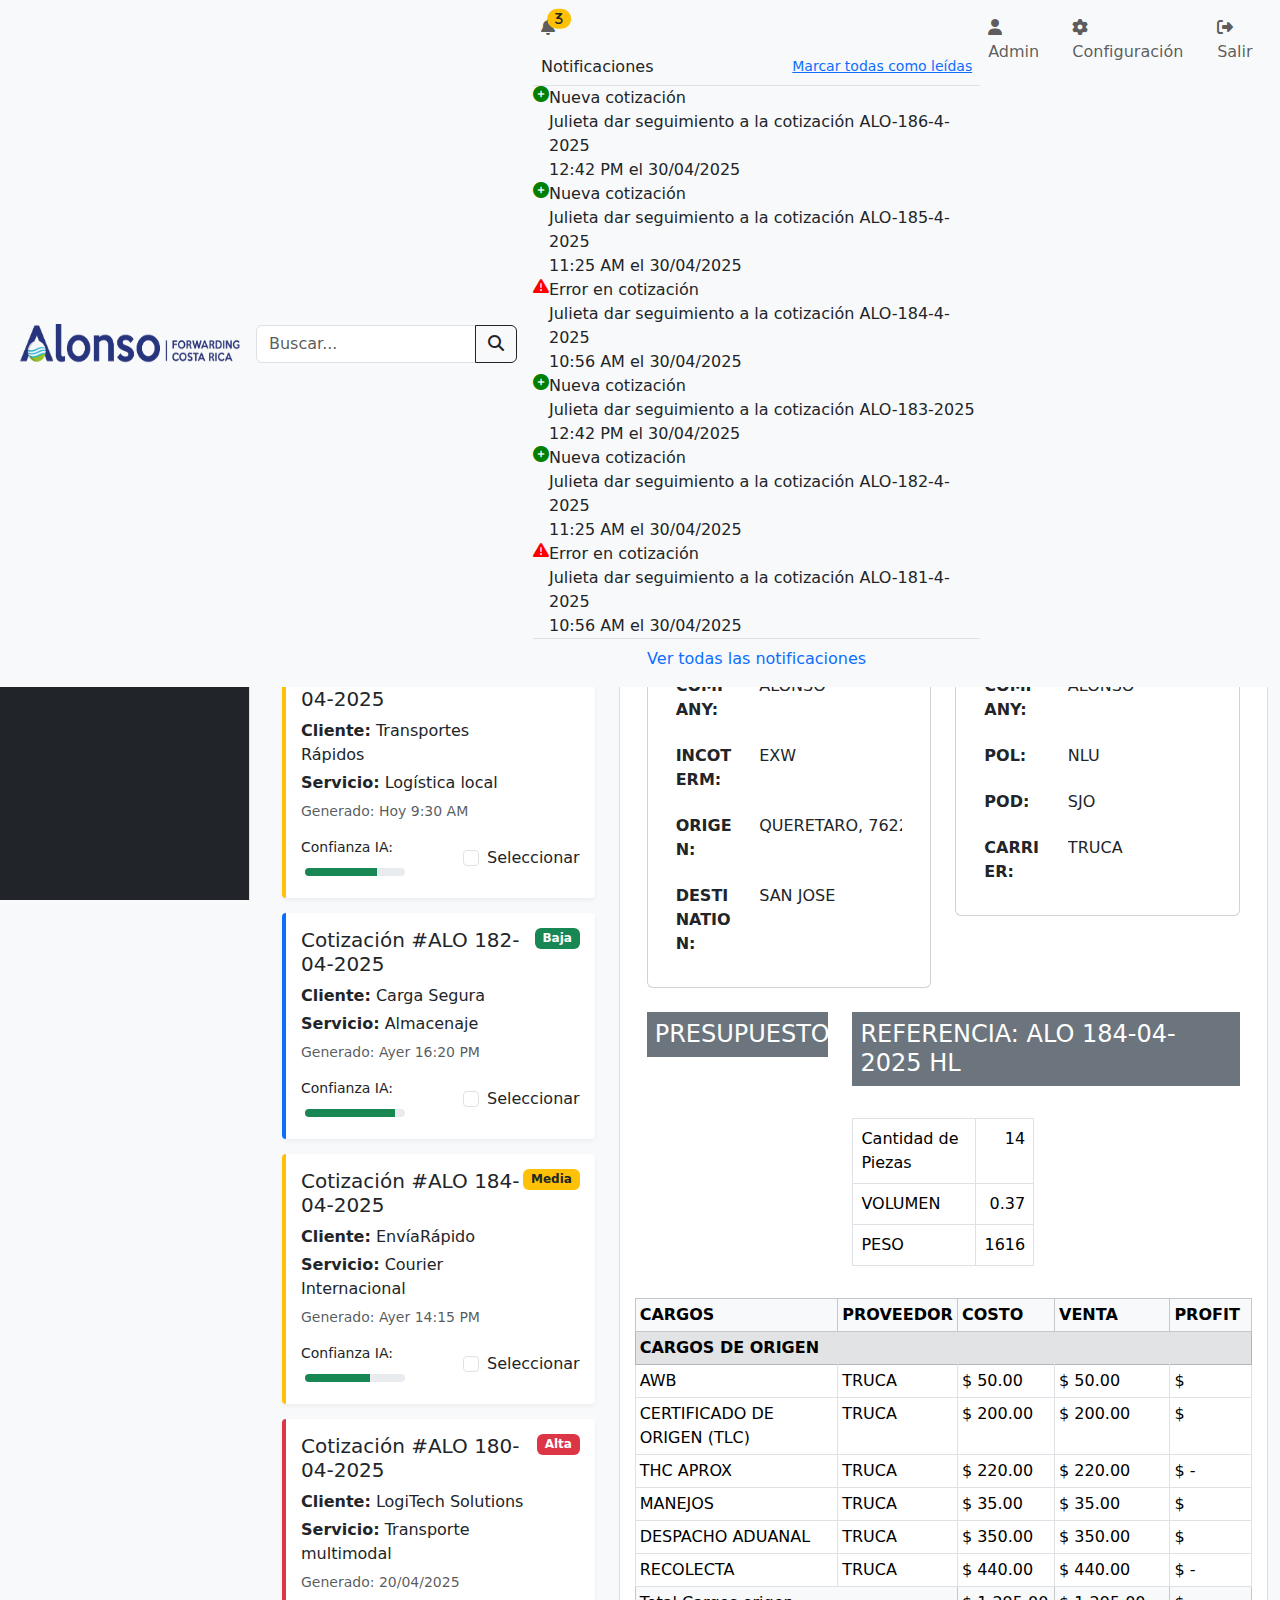
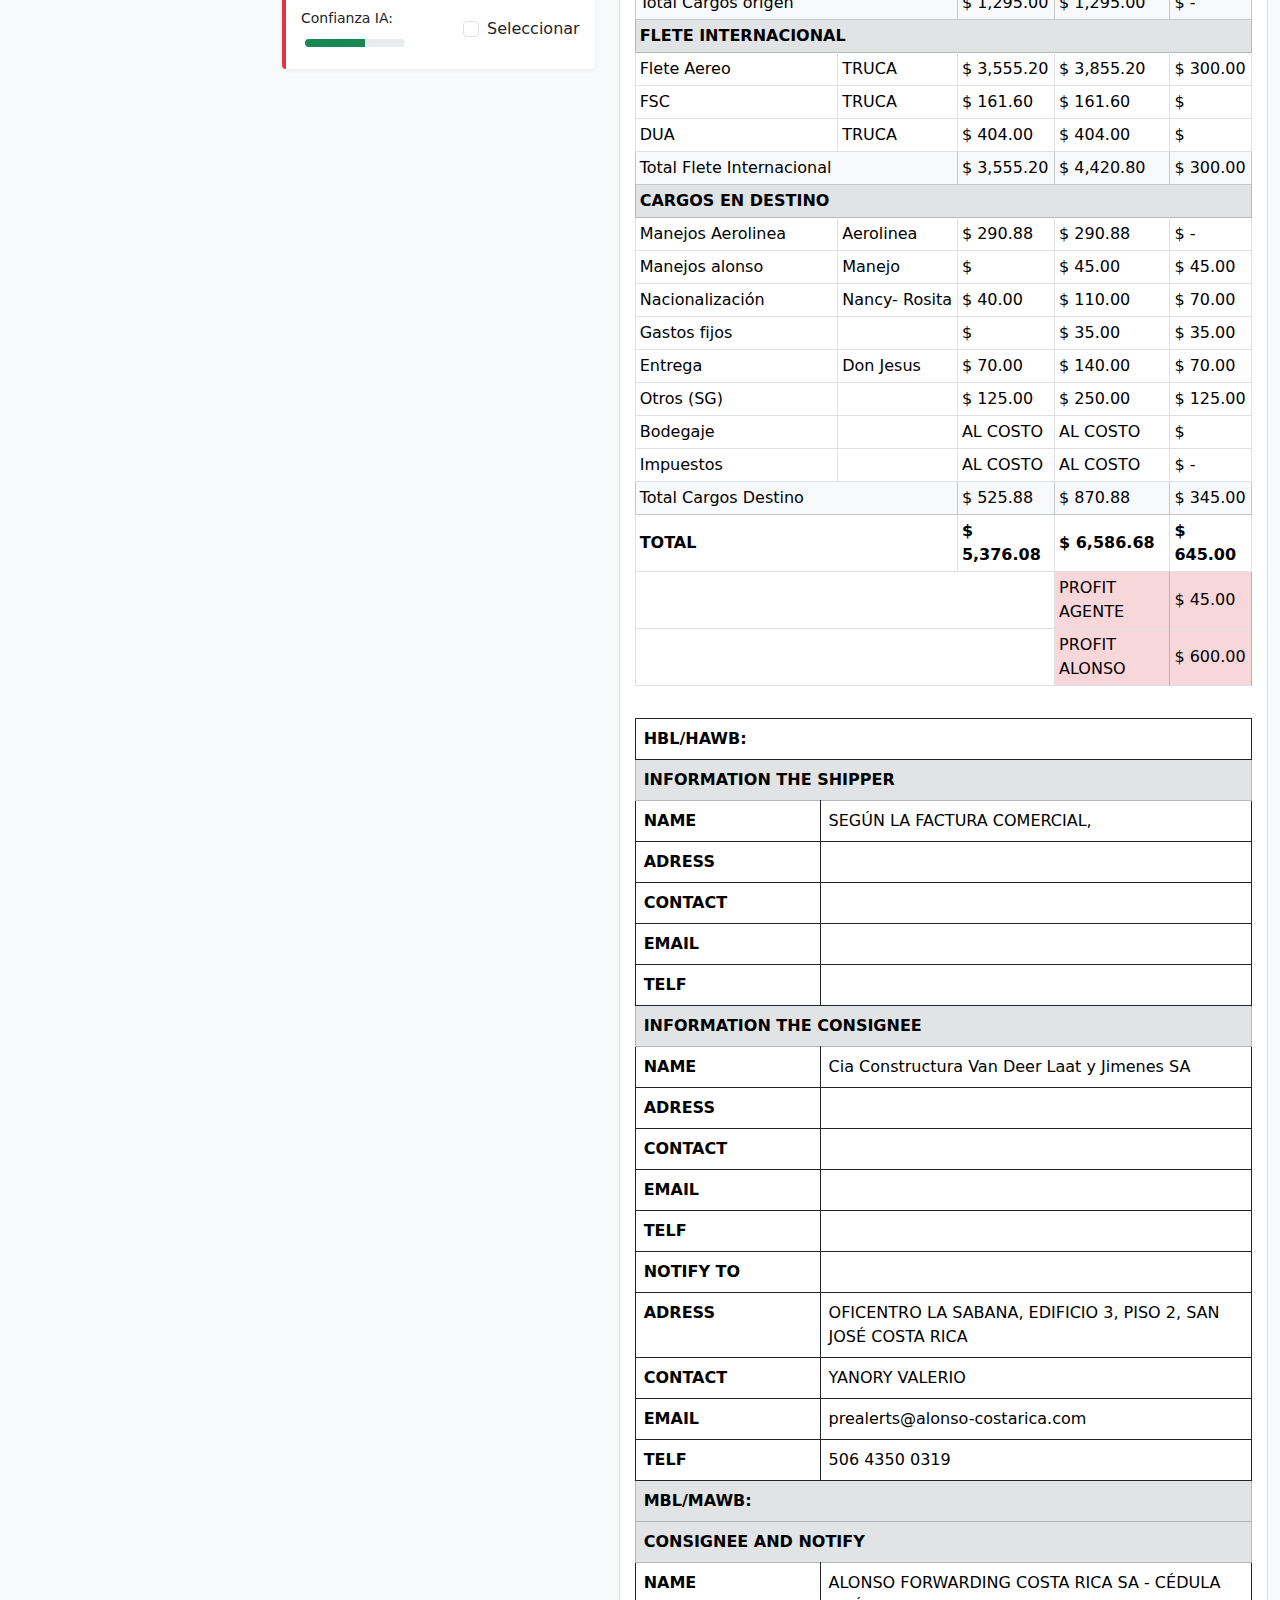
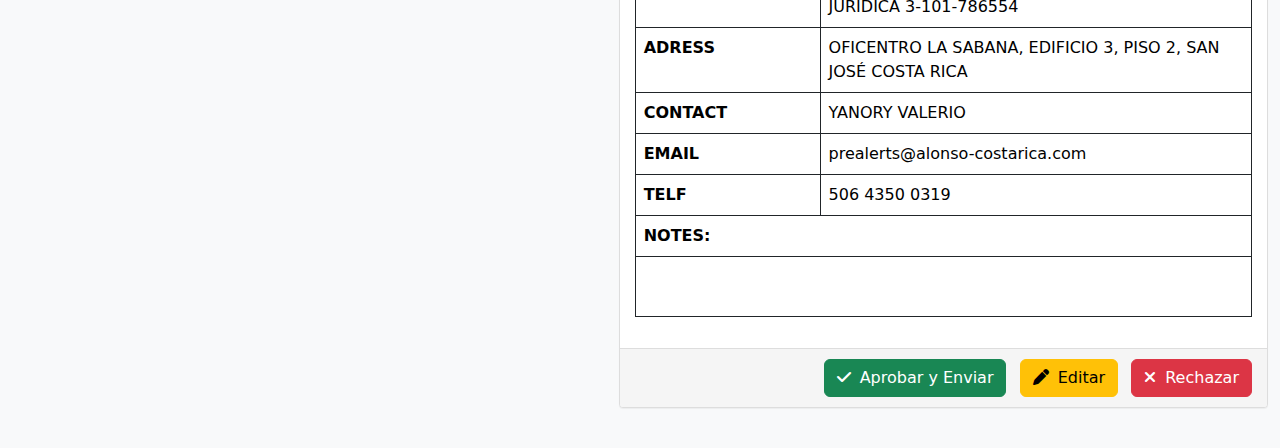
<file: proformas_pendientes.html>
<!DOCTYPE html>
<html lang="es">
<head>
    <meta charset="UTF-8">
    <meta name="viewport" content="width=device-width, initial-scale=1.0">
    <title>CotizAlonso - Sistema de Cotizaciones con IA</title>
    <link rel="stylesheet" href="https://cdnjs.cloudflare.com/ajax/libs/bootstrap/5.3.2/css/bootstrap.min.css">
    <link rel="stylesheet" href="https://cdnjs.cloudflare.com/ajax/libs/font-awesome/6.4.0/css/all.min.css">
    <link rel="stylesheet" href="styles.css">
</head>
<body>
    <nav class="navbar navbar-expand-lg navbar-light bg-light fixed-top">
        <div class="container-fluid">
            <a class="navbar-brand" href="index.html">
                <img style="height: 40px; margin-left: 20px; max-width: 220px;" src="./alonso-logo.png" alt="Logo Grupo Alonso">
            </a>
            <button class="navbar-toggler" style="width: 40px; padding: 0;" type="button" data-bs-toggle="collapse" data-bs-target="#navbarNav" aria-controls="navbarNav" aria-expanded="false" aria-label="Toggle navigation">
                <span class="navbar-toggler-icon"></span>
            </button>
            <div class="collapse navbar-collapse" id="navbarNav">
                <form class="d-flex ms-auto me-3">
                    <div class="input-group">
                        <input type="search" class="form-control" placeholder="Buscar..." aria-label="Buscar">
                        <button class="btn btn-outline-dark" type="submit"><i class="fa-solid fa-search"></i></button>
                    </div>
                </form>
                <ul class="navbar-nav">
                    <li class="nav-item">
                        <a class="nav-link position-relative" id="notificacion_bell" href="#">
                            <i class="fa-solid fa-bell">
                                <span class="translate-middle badge rounded-pill bg-warning text-dark">3</span>
                            </i>
                           
                        </a>
                        <!-- Contenedor de notificaciones -->
                        <div id="notification-dropdown" class="notification-dropdown">
                            <div class="notification-header d-flex justify-content-between align-items-center p-2 border-bottom">
                                <h6 class="mb-0">Notificaciones</h6>
                                <small><a href="#" id="mark-all-read">Marcar todas como leídas</a></small>
                            </div>
                            <div id="notification-list" class="notification-list">
                                <!-- Las notificaciones se insertarán aquí dinámicamente -->
                                <div class="notification-item unread">
                                    <div class="d-flex">
                                        <div class="flex-shrink-0 me-3">
                                            <i class="fa-solid fa-file-invoice text-primary"></i>
                                        </div>
                                        <div class="flex-grow-1">
                                            <div class="notification-title">Nueva cotización</div>
                                            <div class="notification-message">La cotización ALO-186-4-2025 ha sido creada. Por favor revisar para aprobar o modificar.</div>
                                            <div class="notification-time">12:42 PM el 30/04/2025</div>
                                        </div>
                                    </div>
                                </div>
                                <!-- Más notificaciones... -->
                            </div>
                            <div class="notification-footer text-center p-2 border-top">
                                <a href="#" class="text-decoration-none">Ver todas las notificaciones</a>
                            </div>
                        </div>
                    </li>
                    <li class="nav-item">
                        <a class="nav-link" href="#"><i class="fa-solid fa-user"></i> Admin</a>
                    </li>
                    <li class="nav-item">
                        <a class="nav-link" href="ajustes.html"><i class="fa-solid fa-gear"></i> Configuración</a>
                    </li>
                    <li class="nav-item">
                        <a class="nav-link" href="#"><i class="fa-solid fa-right-from-bracket"></i> Salir</a>
                    </li>
                </ul>
            </div>
        </div>
    </nav>

    <div class="container-fluid">
        <div class="row">
            <div id="sidebar" class="sidebar col-2">
                <div class="d-flex flex-column flex-shrink-0">
                    <button id="sidebarToggle" class="btn m-auto">
                        <i class="fa-solid fa-chevron-left"></i>
                    </button>
                    <ul class="nav nav-pills flex-column mb-auto">
                        <li class="nav-item">
                            <a href="index.html" class="nav-link " data-bs-toggle="tooltip" data-bs-placement="right" title="Dashboard">
                                <i class="fa-solid fa-gauge me-2"></i> <span>Dashboard</span>
                            </a>
                        </li>
                        <li class="nav-item">
                            <a href="proformas_pendientes.html" class="nav-link active" data-bs-toggle="tooltip" data-bs-placement="right" title="Cotizaciones Pendientes">
                                <div>
                                    <i class="fa-solid fa-inbox me-2"></i> 
                                    <span>Cotizaciones Pendientes</span>                                    
                                </div>
                            </a>
                        </li>
                        <li class="nav-item">
                            <a href="proformas_enviadas.html" class="nav-link" data-bs-toggle="tooltip" data-bs-placement="right" title="Enviadas">
                                <div><i class="fa-solid fa-paper-plane me-2"></i> 
                                    <span>Enviadas</span>
                                </div>
                            </a>
                        </li>
                        <li class="nav-item">
                            <a href="proformas_errores.html" class="nav-link" data-bs-toggle="tooltip" data-bs-placement="right" title="Con Errores">
                                <div><i class="fa-solid fa-circle-exclamation me-2"></i> 
                                    <span>Con Errores</span>
                                </div>
                            </a>
                        </li>
                    </ul>
                    <hr class="text-dark" style="margin:0;">
                    <ul class="nav nav-pills flex-column mb-auto ">
                        
                        <li class="nav-item">
                            <a href="clientes.html" class="nav-link" data-bs-toggle="tooltip" data-bs-placement="right" title="Clientes">
                                <i class="fa-solid fa-users me-2"></i> <span>Clientes</span>
                            </a>
                        </li>
                        <li class="nav-item">
                            <a href="productos.html" class="nav-link" data-bs-toggle="tooltip" data-bs-placement="right" title="Productos">
                                <i class="fa-solid fa-cube me-2"></i> <span>Productos</span>
                            </a>
                        </li>
                        <li class="nav-item">
                            <a href="plantillas.html" class="nav-link" data-bs-toggle="tooltip" data-bs-placement="right" title="Plantillas">
                                <i class="fa-solid fa-copy me-2"></i> <span>Plantillas</span>
                            </a>
                        </li>
                        <li class="nav-item">
                            <a href="formulario.html" class="nav-link" data-bs-toggle="tooltip" data-bs-placement="right" title="Formulario">
                                <i class="fa-solid fa-pen-to-square me-2"></i> <span>Formulario</span>
                            </a>
                        </li>
                    </ul>
                    <hr class="text-dark" style="margin:0;">
                    <ul class="nav nav-pills flex-column mb-auto">
                        <li class="nav-item">
                            <a href="reportes.html" class="nav-link" data-bs-toggle="tooltip" data-bs-placement="right" title="Reportes">
                                <i class="fa-solid fa-chart-line me-2"></i> <span>Reportes</span>
                            </a>
                        </li>
                        <li class="nav-item">
                            <a href="configia.html" class="nav-link" data-bs-toggle="tooltip" data-bs-placement="right" title="Config. IA">
                                <i class="fa-solid fa-robot me-2"></i> <span>Config. IA</span>
                            </a>
                        </li>
                        <li class="nav-item">
                            <a href="ajustes.html" class="nav-link" data-bs-toggle="tooltip" data-bs-placement="right" title="Ajustes">
                                <i class="fa-solid fa-gears me-2"></i> <span>Ajustes</span>
                            </a>
                        </li>
                    </ul>
                </div>
            </div>

            <div class="main col">
                <div class="row">
                    <div class="col-md-12">
                        <h1>Cotizaciones Pendientes</h1>
                        <p>Revise y apruebe las Cotizaciones generadas por IA antes de ser enviadas.</p>
                    </div>
                </div>

                <div class="row">
                    <div class="col-md-12">
                        <div class="card shadow-sm mb-4">
                            <div class="card-header bg-light d-flex justify-content-between align-items-center">
                                <h5 class="mb-0"><i class="fa-solid fa-filter me-2"></i> Filtros</h5>
                                <div>
                                    <button class="btn btn-sm btn-success"><i class="fa-solid fa-check me-1"></i> Aprobar Todas</button>
                                    <button class="btn btn-sm btn-danger ms-2"><i class="fa-solid fa-xmark me-1"></i> Rechazar Seleccionadas</button>
                                </div>
                            </div>
                            <div class="card-body">
                                <div class="row g-3">
                                    <div class="col-md-3">
                                        <div class="form-floating">
                                            <select class="form-select" id="clienteSelect">
                                                <option selected>Todos</option>
                                                <option>DICOMA S.A.</option>
                                                <option>Transportes Rápidos</option>
                                                <option>Carga Segura</option>
                                            </select>
                                            <label for="clienteSelect">Cliente</label>
                                        </div>
                                    </div>
                                    <div class="col-md-3">
                                        <div class="form-floating">
                                            <select class="form-select" id="prioridadSelect">
                                                <option selected>Todas</option>
                                                <option>Alta</option>
                                                <option>Media</option>
                                                <option>Baja</option>
                                            </select>
                                            <label for="prioridadSelect">Prioridad</label>
                                        </div>
                                    </div>
                                    <div class="col-md-3">
                                        <div class="form-floating">
                                            <select class="form-select" id="iaSelect">
                                                <option selected>Todos</option>
                                                <option>Alta confianza</option>
                                                <option>Media confianza</option>
                                                <option>Baja confianza</option>
                                            </select>
                                            <label for="iaSelect">Estado IA</label>
                                        </div>
                                    </div>
                                    <div class="col-md-3">
                                        <div class="form-floating">
                                            <input type="date" class="form-control" id="fechaInput">
                                            <label for="fechaInput">Fecha</label>
                                        </div>
                                    </div>
                                </div>
                            </div>
                        </div>
                    </div>
                </div>

                <div class="row">
                    <div class="col-md-4">
                        <h4 class="mb-3">Lista de Cotizaciones <span class="badge bg-secondary">5</span></h4>
                       
                        <div class="proforma-item priority-high">
                            <div class="d-flex justify-content-between align-items-start">
                                <div>
                                    <h5 class="mb-2">Cotización #ALO 181-04-2025</h5>
                                    <p class="mb-1"><strong>Cliente:</strong> DICOMA S.A.</p>
                                    <p class="mb-1"><strong>Servicio:</strong> Transporte internacional</p>
                                    <p class="mb-1"><small class="text-muted">Generado: Hoy 10:45 AM</small></p>
                                </div>
                                <span class="badge bg-danger">Alta</span>
                            </div>
                            <div class="d-flex justify-content-between align-items-center mt-2">
                                <div>
                                    <small>Confianza IA:
                                        <div class="ai-confidence ms-1 d-inline-block">
                                            <div class="ai-confidence-level" style="width: 85%"></div>
                                        </div>
                                    </small>
                                </div>
                                <div class="form-check">
                                    <input class="form-check-input" type="checkbox" id="check1">
                                    <label class="form-check-label" for="check1">Seleccionar</label>
                                </div>
                            </div>
                        </div>

                        <div class="proforma-item priority-medium">
                            <div class="d-flex justify-content-between align-items-start">
                                <div>
                                    <h5 class="mb-2">Cotización #ALO 183-04-2025</h5>
                                    <p class="mb-1"><strong>Cliente:</strong> Transportes Rápidos</p>
                                    <p class="mb-1"><strong>Servicio:</strong> Logística local</p>
                                    <p class="mb-1"><small class="text-muted">Generado: Hoy 9:30 AM</small></p>
                                </div>
                                <span class="badge bg-warning text-dark">Media</span>
                            </div>
                            <div class="d-flex justify-content-between align-items-center mt-2">
                                <div>
                                    <small>
                                        Confianza IA:
                                        <div class="ai-confidence ms-1 d-inline-block">
                                            <div class="ai-confidence-level" style="width: 72%"></div>
                                        </div>
                                    </small>
                                </div>
                                <div class="form-check">
                                    <input class="form-check-input" type="checkbox" id="check2">
                                    <label class="form-check-label" for="check2">Seleccionar</label>
                                </div>
                            </div>
                        </div>

                        <div class="proforma-item">
                            <div class="d-flex justify-content-between align-items-start">
                                <div>
                                    <h5 class="mb-2">Cotización #ALO 182-04-2025</h5>
                                    <p class="mb-1"><strong>Cliente:</strong> Carga Segura</p>
                                    <p class="mb-1"><strong>Servicio:</strong> Almacenaje</p>
                                    <p class="mb-1"><small class="text-muted">Generado: Ayer 16:20 PM</small></p>
                                </div>
                                <span class="badge bg-success">Baja</span>
                            </div>
                            <div class="d-flex justify-content-between align-items-center mt-2">
                                <div>
                                    <small>
                                        Confianza IA:
                                        <div class="ai-confidence ms-1 d-inline-block">
                                            <div class="ai-confidence-level" style="width: 90%"></div>
                                        </div>
                                    </small>
                                </div>
                                <div class="form-check">
                                    <input class="form-check-input" type="checkbox" id="check3">
                                    <label class="form-check-label" for="check3">Seleccionar</label>
                                </div>
                            </div>
                        </div>

                        <div class="proforma-item priority-medium">
                            <div class="d-flex justify-content-between align-items-start">
                                <div>
                                    <h5 class="mb-2">Cotización #ALO 184-04-2025</h5>
                                    <p class="mb-1"><strong>Cliente:</strong> EnvíaRápido</p>
                                    <p class="mb-1"><strong>Servicio:</strong> Courier Internacional</p>
                                    <p class="mb-1"><small class="text-muted">Generado: Ayer 14:15 PM</small></p>
                                </div>
                                <span class="badge bg-warning text-dark">Media</span>
                            </div>
                            <div class="d-flex justify-content-between align-items-center mt-2">
                                <div>
                                    <small>
                                        Confianza IA:
                                        <div class="ai-confidence ms-1 d-inline-block">
                                            <div class="ai-confidence-level" style="width: 65%"></div>
                                        </div>
                                    </small>
                                </div>
                                <div class="form-check">
                                    <input class="form-check-input" type="checkbox" id="check4">
                                    <label class="form-check-label" for="check4">Seleccionar</label>
                                </div>
                            </div>
                        </div>

                        <div class="proforma-item priority-high">
                            <div class="d-flex justify-content-between align-items-start">
                                <div>
                                    <h5 class="mb-2">Cotización #ALO 180-04-2025</h5>
                                    <p class="mb-1"><strong>Cliente:</strong> LogiTech Solutions</p>
                                    <p class="mb-1"><strong>Servicio:</strong> Transporte multimodal</p>
                                    <p class="mb-1"><small class="text-muted">Generado: 20/04/2025</small></p>
                                </div>
                                <span class="badge bg-danger">Alta</span>
                            </div>
                            <div class="d-flex justify-content-between align-items-center mt-2">
                                <div>
                                    <small>
                                        Confianza IA:
                                        <div class="ai-confidence ms-1 d-inline-block">
                                            <div class="ai-confidence-level" style="width: 60%"></div>
                                        </div>
                                    </small>
                                </div>
                                <div class="form-check">
                                    <input class="form-check-input" type="checkbox" id="check5">
                                    <label class="form-check-label" for="check5">Seleccionar</label>
                                </div>
                            </div>
                        </div>
                    </div>

                    <div class="col-md-8">
                        <div class="panel">
                            <div class="panel-heading d-flex justify-content-between align-items-center">
                                <h3 class="panel-title">Revisión de Cotización #ALO 184-04-2025</h3>
                                <div>
                                    <span class="label label-danger">Prioridad Alta</span>
                                    <span class="label label-success">Confianza IA 85%</span>
                                </div>
                            </div>
                            <div class="panel-body">
                                <ul class="nav nav-tabs" id="proformaTab" role="tablist">
                                    <li class="nav-item" role="presentation">
                                        <button class="nav-link active" id="presupuesto-tab" data-bs-toggle="tab" data-bs-target="#presupuesto" type="button" role="tab" aria-controls="presupuesto" aria-selected="true">Presupuesto</button>
                                    </li>
                                    <li class="nav-item" role="presentation">
                                        <button class="nav-link" id="cotizacion-tab" data-bs-toggle="tab" data-bs-target="#cotizacion" type="button" role="tab" aria-controls="cotizacion" aria-selected="true">Cotización</button>
                                    </li>
                                    <li class="nav-item" role="presentation">
                                        <button class="nav-link" id="preview-tab" data-bs-toggle="tab" data-bs-target="#preview" type="button" role="tab" aria-controls="preview" aria-selected="false">Vista Previa</button>
                                    </li>
                                    <li class="nav-item" role="presentation">
                                        <button class="nav-link" id="details-tab" data-bs-toggle="tab" data-bs-target="#details" type="button" role="tab" aria-controls="details" aria-selected="false">Detalles</button>
                                    </li>
                                    <li class="nav-item" role="presentation">
                                        <button class="nav-link" id="ai-analysis-tab" data-bs-toggle="tab" data-bs-target="#ai-analysis" type="button" role="tab" aria-controls="ai-analysis" aria-selected="false">Análisis IA</button>
                                    </li>
                                    <li class="nav-item" role="presentation">
                                        <button class="nav-link" id="history-tab" data-bs-toggle="tab" data-bs-target="#history" type="button" role="tab" aria-controls="history" aria-selected="false">Historial</button>
                                    </li>
                                </ul>

                                <div class="tab-content pt-3" id="proformaTabContent">

                                    <div class="tab-pane fade show active" id="presupuesto" role="tabpanel" aria-labelledby="presupuesto-tab">
                                        <div class="row mb-4">
                                            <div class="col-md-6">
                                                <div class="d-flex align-items-center mb-3">
                                                    <img src="./alonso-logo.png" style="width: 250px;" alt="Alonso Forwarding" class="me-2">
                                                </div>
                                            </div>
                                            <div class="col-md-6 text-end">
                                                <div class="mb-1">
                                                    <strong>DATE:</strong> 15/4/2025
                                                </div>
                                                <div class="mb-1">
                                                    <strong>QUOTATION:</strong> ALO 154-04-2025 HL
                                                </div>
                                                <div class="mb-1">
                                                    <h5 class="mb-0">OPERACIONES</h5>
                                                </div>
                                            </div>
                                        </div>
                                        
                                        <div class="row mb-4">
                                            <div class="col-md-6">
                                                <div class="card">
                                                    <div class="card-body no_padding">
                                                        <div class="mb-2 row">
                                                            <label class="col-sm-4 col-form-label no_padding"><strong>FROM:</strong></label>
                                                            <div class="col-sm-8">
                                                                <input type="text" readonly class="form-control-plaintext no_padding" value="Hillary">
                                                            </div>
                                                        </div>
                                                        <div class="mb-2 row">
                                                            <label class="col-sm-4 col-form-label no_padding"><strong>COMPANY:</strong></label>
                                                            <div class="col-sm-8">
                                                                <input type="text" readonly class="form-control-plaintext no_padding" value="ALONSO">
                                                            </div>
                                                        </div>
                                                        <div class="mb-2 row">
                                                            <label class="col-sm-4 col-form-label no_padding"><strong>INCOTERM:</strong></label>
                                                            <div class="col-sm-8">
                                                                <input type="text" readonly class="form-control-plaintext no_padding" value="EXW">
                                                            </div>
                                                        </div>
                                                        <div class="mb-2 row">
                                                            <label class="col-sm-4 col-form-label no_padding"><strong>ORIGEN:</strong></label>
                                                            <div class="col-sm-8">
                                                                <input type="text" readonly class="form-control-plaintext no_padding" value="QUERETARO, 76220, México">
                                                            </div>
                                                        </div>
                                                        <div class="mb-2 row">
                                                            <label class="col-sm-4 col-form-label no_padding"><strong>DESTINATION:</strong></label>
                                                            <div class="col-sm-8">
                                                                <input type="text" readonly class="form-control-plaintext no_padding" value="SAN JOSE">
                                                            </div>
                                                        </div>
                                                    </div>
                                                </div>
                                            </div>
                                            <div class="col-md-6">
                                                <div class="card">
                                                    <div class="card-body no_padding">
                                                        <div class="mb-2 row">
                                                            <label class="col-sm-4 col-form-label no_padding"><strong>TO:</strong></label>
                                                            <div class="col-sm-8">
                                                                <input type="text" readonly class="form-control-plaintext no_padding" value="ALONSO USA">
                                                            </div>
                                                        </div>
                                                        <div class="mb-2 row">
                                                            <label class="col-sm-4 col-form-label no_padding"><strong>COMPANY:</strong></label>
                                                            <div class="col-sm-8">
                                                                <input type="text" readonly class="form-control-plaintext no_padding" value="ALONSO">
                                                            </div>
                                                        </div>
                                                        <div class="mb-2 row">
                                                            <label class="col-sm-4 col-form-label no_padding"><strong>POL:</strong></label>
                                                            <div class="col-sm-8">
                                                                <input type="text" readonly class="form-control-plaintext no_padding" value="NLU">
                                                            </div>
                                                        </div>
                                                        <div class="mb-2 row">
                                                            <label class="col-sm-4 col-form-label no_padding"><strong>POD:</strong></label>
                                                            <div class="col-sm-8">
                                                                <input type="text" readonly class="form-control-plaintext no_padding" value="SJO">
                                                            </div>
                                                        </div>
                                                        <div class="mb-2 row">
                                                            <label class="col-sm-4 col-form-label no_padding"><strong>CARRIER:</strong></label>
                                                            <div class="col-sm-8">
                                                                <input type="text" readonly class="form-control-plaintext no_padding" value="TRUCA">
                                                            </div>
                                                        </div>
                                                    </div>
                                                </div>
                                            </div>
                                        </div>
                                        
                                        <div class="row mb-3">
                                            <div class="col-md-4">
                                                <h4 class="bg-secondary text-white p-2 mb-3">PRESUPUESTO</h4>
                                            </div>
                                            <div class="col-md-8">
                                                <h4 class="bg-secondary text-white p-2 mb-3">REFERENCIA: ALO 184-04-2025 HL</h4>
                                            </div>
                                        </div>
                                        
                                        <div class="row mb-3 d-flex justify-content-center">
                                            <div class="col-md-4">
                                                <table class="table table-bordered">
                                                    <tr>
                                                        <td>Cantidad de Piezas</td>
                                                        <td class="text-end">14</td>
                                                    </tr>
                                                    <tr>
                                                        <td>VOLUMEN</td>
                                                        <td class="text-end">0.37</td>
                                                    </tr>
                                                    <tr>
                                                        <td>PESO</td>
                                                        <td class="text-end">1616</td>
                                                    </tr>
                                                </table>
                                            </div>
                                        </div>
                                        
                                        <div class="table-responsive">
                                            <table class="table table-bordered table-sm">
                                                <thead class="table-light">
                                                    <tr>
                                                        <th>CARGOS</th>
                                                        <th>PROVEEDOR</th>
                                                        <th>COSTO</th>
                                                        <th>VENTA</th>
                                                        <th>PROFIT</th>
                                                    </tr>
                                                </thead>
                                                <tbody>
                                                    <tr class="table-secondary">
                                                        <td colspan="5"><strong>CARGOS DE ORIGEN</strong></td>
                                                    </tr>
                                                    <tr>
                                                        <td>AWB</td>
                                                        <td>TRUCA</td>
                                                        <td>$ 50.00</td>
                                                        <td>$ 50.00</td>
                                                        <td>$</td>
                                                    </tr>
                                                    <tr>
                                                        <td>CERTIFICADO DE ORIGEN (TLC)</td>
                                                        <td>TRUCA</td>
                                                        <td>$ 200.00</td>
                                                        <td>$ 200.00</td>
                                                        <td>$</td>
                                                    </tr>
                                                    <tr>
                                                        <td>THC APROX</td>
                                                        <td>TRUCA</td>
                                                        <td>$ 220.00</td>
                                                        <td>$ 220.00</td>
                                                        <td>$ -</td>
                                                    </tr>
                                                    <tr>
                                                        <td>MANEJOS</td>
                                                        <td>TRUCA</td>
                                                        <td>$ 35.00</td>
                                                        <td>$ 35.00</td>
                                                        <td>$</td>
                                                    </tr>
                                                    <tr>
                                                        <td>DESPACHO ADUANAL</td>
                                                        <td>TRUCA</td>
                                                        <td>$ 350.00</td>
                                                        <td>$ 350.00</td>
                                                        <td>$</td>
                                                    </tr>
                                                    <tr>
                                                        <td>RECOLECTA</td>
                                                        <td>TRUCA</td>
                                                        <td>$ 440.00</td>
                                                        <td>$ 440.00</td>
                                                        <td>$ -</td>
                                                    </tr>
                                                    <tr class="table-light">
                                                        <td colspan="2">Total Cargos origen</td>
                                                        <td>$ 1,295.00</td>
                                                        <td>$ 1,295.00</td>
                                                        <td>$ -</td>
                                                    </tr>
                                                    <tr class="table-secondary">
                                                        <td colspan="5"><strong>FLETE INTERNACIONAL</strong></td>
                                                    </tr>
                                                    <tr>
                                                        <td>Flete Aereo</td>
                                                        <td>TRUCA</td>
                                                        <td>$ 3,555.20</td>
                                                        <td>$ 3,855.20</td>
                                                        <td>$ 300.00</td>
                                                    </tr>
                                                    <tr>
                                                        <td>FSC</td>
                                                        <td>TRUCA</td>
                                                        <td>$ 161.60</td>
                                                        <td>$ 161.60</td>
                                                        <td>$</td>
                                                    </tr>
                                                    <tr>
                                                        <td>DUA</td>
                                                        <td>TRUCA</td>
                                                        <td>$ 404.00</td>
                                                        <td>$ 404.00</td>
                                                        <td>$</td>
                                                    </tr>
                                                    <tr class="table-light">
                                                        <td colspan="2">Total Flete Internacional</td>
                                                        <td>$ 3,555.20</td>
                                                        <td>$ 4,420.80</td>
                                                        <td>$ 300.00</td>
                                                    </tr>
                                                    <tr class="table-secondary">
                                                        <td colspan="5"><strong>CARGOS EN DESTINO</strong></td>
                                                    </tr>
                                                    <tr>
                                                        <td>Manejos Aerolinea</td>
                                                        <td>Aerolinea</td>
                                                        <td>$ 290.88</td>
                                                        <td>$ 290.88</td>
                                                        <td>$ -</td>
                                                    </tr>
                                                    <tr>
                                                        <td>Manejos alonso</td>
                                                        <td>Manejo</td>
                                                        <td>$</td>
                                                        <td>$ 45.00</td>
                                                        <td>$ 45.00</td>
                                                    </tr>
                                                    <tr>
                                                        <td>Nacionalización</td>
                                                        <td>Nancy- Rosita</td>
                                                        <td>$ 40.00</td>
                                                        <td>$ 110.00</td>
                                                        <td>$ 70.00</td>
                                                    </tr>
                                                    <tr>
                                                        <td>Gastos fijos</td>
                                                        <td></td>
                                                        <td>$</td>
                                                        <td>$ 35.00</td>
                                                        <td>$ 35.00</td>
                                                    </tr>
                                                    <tr>
                                                        <td>Entrega</td>
                                                        <td>Don Jesus</td>
                                                        <td>$ 70.00</td>
                                                        <td>$ 140.00</td>
                                                        <td>$ 70.00</td>
                                                    </tr>
                                                    <tr>
                                                        <td>Otros (SG)</td>
                                                        <td></td>
                                                        <td>$ 125.00</td>
                                                        <td>$ 250.00</td>
                                                        <td>$ 125.00</td>
                                                    </tr>
                                                    <tr>
                                                        <td>Bodegaje</td>
                                                        <td></td>
                                                        <td>AL COSTO</td>
                                                        <td>AL COSTO</td>
                                                        <td>$</td>
                                                    </tr>
                                                    <tr>
                                                        <td>Impuestos</td>
                                                        <td></td>
                                                        <td>AL COSTO</td>
                                                        <td>AL COSTO</td>
                                                        <td>$ -</td>
                                                    </tr>
                                                    <tr class="table-light">
                                                        <td colspan="2">Total Cargos Destino</td>
                                                        <td>$ 525.88</td>
                                                        <td>$ 870.88</td>
                                                        <td>$ 345.00</td>
                                                    </tr>
                                                </tbody>
                                                <tfoot>
                                                    <tr class="bg-light">
                                                        <th colspan="2">TOTAL</th>
                                                        <th>$ 5,376.08</th>
                                                        <th>$ 6,586.68</th>
                                                        <th>$ 645.00</th>
                                                    </tr>
                                                    <tr>
                                                        <td colspan="3"></td>
                                                        <td class="table-danger">PROFIT AGENTE</td>
                                                        <td class="table-danger">$ 45.00</td>
                                                    </tr>
                                                    <tr>
                                                        <td colspan="3"></td>
                                                        <td class="table-danger">PROFIT ALONSO</td>
                                                        <td class="table-danger">$ 600.00</td>
                                                    </tr>
                                                </tfoot>
                                            </table>
                                        </div>

                                        <div class="container-fluid mt-3">
                                            <div class="table-responsive">
                                                <table class="table table-bordered border-dark">
                                                    <tr class="bg-light">
                                                        <th colspan="2">HBL/HAWB:</th>
                                                    </tr>
                                                    <tr class="table-secondary">
                                                        <th colspan="2">INFORMATION THE SHIPPER</th>
                                                    </tr>
                                                    <tr>
                                                        <td width="30%" class="fw-bold">NAME</td>
                                                        <td>SEGÚN LA FACTURA COMERCIAL,</td>
                                                    </tr>
                                                    <tr>
                                                        <td class="fw-bold">ADRESS</td>
                                                        <td></td>
                                                    </tr>
                                                    <tr>
                                                        <td class="fw-bold">CONTACT</td>
                                                        <td></td>
                                                    </tr>
                                                    <tr>
                                                        <td class="fw-bold">EMAIL</td>
                                                        <td></td>
                                                    </tr>
                                                    <tr>
                                                        <td class="fw-bold">TELF</td>
                                                        <td></td>
                                                    </tr>
                                                    <tr class="table-secondary">
                                                        <th colspan="2">INFORMATION THE CONSIGNEE</th>
                                                    </tr>
                                                    <tr>
                                                        <td class="fw-bold">NAME</td>
                                                        <td>Cia Constructura Van Deer Laat y Jimenes SA</td>
                                                    </tr>
                                                    <tr>
                                                        <td class="fw-bold">ADRESS</td>
                                                        <td></td>
                                                    </tr>
                                                    <tr>
                                                        <td class="fw-bold">CONTACT</td>
                                                        <td></td>
                                                    </tr>
                                                    <tr>
                                                        <td class="fw-bold">EMAIL</td>
                                                        <td></td>
                                                    </tr>
                                                    <tr>
                                                        <td class="fw-bold">TELF</td>
                                                        <td></td>
                                                    </tr>
                                                    <tr>
                                                        <td class="fw-bold"><strong>NOTIFY TO</strong></td>
                                                        <td></td>
                                                    </tr>
                                                    <tr>
                                                        <td class="fw-bold">ADRESS</td>
                                                        <td>OFICENTRO LA SABANA, EDIFICIO 3, PISO 2, SAN JOSÉ COSTA RICA</td>
                                                    </tr>
                                                    <tr>
                                                        <td class="fw-bold">CONTACT</td>
                                                        <td>YANORY VALERIO</td>
                                                    </tr>
                                                    <tr>
                                                        <td class="fw-bold">EMAIL</td>
                                                        <td>prealerts@alonso-costarica.com</td>
                                                    </tr>
                                                    <tr>
                                                        <td class="fw-bold">TELF</td>
                                                        <td>506 4350 0319</td>
                                                    </tr>
                                                    <tr class="table-secondary">
                                                        <th colspan="2">MBL/MAWB:</th>
                                                    </tr>
                                                    <tr class="table-secondary">
                                                        <th colspan="2">CONSIGNEE AND NOTIFY</th>
                                                    </tr>
                                                    <tr>
                                                        <td class="fw-bold">NAME</td>
                                                        <td>ALONSO FORWARDING COSTA RICA SA - CÉDULA JURÍDICA 3-101-786554</td>
                                                    </tr>
                                                    <tr>
                                                        <td class="fw-bold">ADRESS</td>
                                                        <td>OFICENTRO LA SABANA, EDIFICIO 3, PISO 2, SAN JOSÉ COSTA RICA</td>
                                                    </tr>
                                                    <tr>
                                                        <td class="fw-bold">CONTACT</td>
                                                        <td>YANORY VALERIO</td>
                                                    </tr>
                                                    <tr>
                                                        <td class="fw-bold">EMAIL</td>
                                                        <td>prealerts@alonso-costarica.com</td>
                                                    </tr>
                                                    <tr>
                                                        <td class="fw-bold">TELF</td>
                                                        <td>506 4350 0319</td>
                                                    </tr>
                                                    <tr class="bg-light">
                                                        <th colspan="2">NOTES:</th>
                                                    </tr>
                                                    <tr>
                                                        <td colspan="2" style="height: 60px"></td>
                                                    </tr>
                                                </table>
                                            </div>
                                        </div>

                                    </div>

                                    <div class="tab-pane fade " id="cotizacion" role="tabpanel" aria-labelledby="cotizacion-tab">
                                        <div class="container-fluid">
                                            <!-- Header with logo and info -->
                                            <div class="row mb-3">
                                                <div class="col-md-6">
                                                    <div class="d-flex align-items-center mb-3">
                                                        <img src="./alonso-logo.png" style="width: 250px;" alt="Alonso Forwarding" class="me-2">
                                                    </div>
                                                </div>
                                                <div class="col-md-6">
                                                    <div class="row">
                                                        <div class="col-sm-4 fw-bold text-end">Tarifa:</div>
                                                        <div class="col-sm-8">ALO 184-04-2025 HL</div>
                                                    </div>
                                                    <div class="row">
                                                        <div class="col-sm-4 fw-bold text-end">Fecha:</div>
                                                        <div class="col-sm-8">15/4/2025</div>
                                                    </div>
                                                    <div class="row">
                                                        <div class="col-sm-4 fw-bold text-end">Validez:</div>
                                                        <div class="col-sm-8">30/4/2025</div>
                                                    </div>
                                                </div>
                                            </div>
                                            
                                            <!-- Customer Info -->
                                            <div class="row mb-3">
                                                <div class="col-12">
                                                    <p class="mb-1">Estimado Greivín</p>
                                                    <p class="mb-3">Dicoma</p>
                                                    <h6 class="fw-bold">Información del envío</h6>
                                                </div>
                                            </div>
                                            
                                            <!-- Shipping Info -->
                                            <div class="row mb-4">
                                                <div class="col-md-6">
                                                    <div class="row mb-2">
                                                        <div class="col-sm-4 fw-bold">Servicio:</div>
                                                        <div class="col-sm-8">Aerea</div>
                                                    </div>
                                                    <div class="row mb-2">
                                                        <div class="col-sm-4 fw-bold">Origen:</div>
                                                        <div class="col-sm-8">QUERETARO, 76220, Mexico</div>
                                                    </div>
                                                    <div class="row mb-2">
                                                        <div class="col-sm-4 fw-bold">Puerto arribo:</div>
                                                        <div class="col-sm-8">SAN JOSE</div>
                                                    </div>
                                                    <div class="row mb-2">
                                                        <div class="col-sm-4 fw-bold"># PKG-M3-PESO:</div>
                                                        <div class="col-sm-8">1616 KG</div>
                                                    </div>
                                                    <div class="row mb-2">
                                                        <div class="col-sm-4 fw-bold">Tiempo Tránsito Aéreo:</div>
                                                        <div class="col-sm-8">3-4 días aprox</div>
                                                    </div>
                                                </div>
                                                <div class="col-md-6">
                                                    <div class="row mb-2">
                                                        <div class="col-sm-4 fw-bold">Commodity:</div>
                                                        <div class="col-sm-8">CONDENSADOR Y EVAPORADOR, NO IMO</div>
                                                    </div>
                                                    <div class="row mb-2">
                                                        <div class="col-sm-4 fw-bold">Destino final:</div>
                                                        <div class="col-sm-8">SAN JOSE</div>
                                                    </div>
                                                    <div class="row mb-2">
                                                        <div class="col-sm-4 fw-bold">Término compra:</div>
                                                        <div class="col-sm-8">EXW</div>
                                                    </div>
                                                    <div class="row mb-2">
                                                        <div class="col-sm-4 fw-bold">PESO CARGABLE:</div>
                                                        <div class="col-sm-8">1616 KILOS</div>
                                                    </div>
                                                    <div class="row mb-2">
                                                        <div class="col-sm-4 fw-bold">DMS:</div>
                                                        <div class="col-sm-8">Carga resmontable</div>
                                                    </div>
                                                </div>
                                            </div>
                                            
                                            <!-- Table of costs -->
                                            <div class="row">
                                                <div class="col-12">
                                                    <div class="table-responsive">
                                                        <table class="table table-bordered table-striped">
                                                            <thead class="table-secondary">
                                                                <tr>
                                                                    <th colspan="2" class="text-center bg-light">Detalles</th>
                                                                    <th class="text-center">USD</th>
                                                                </tr>
                                                            </thead>
                                                            <tbody>
                                                                <!-- Origin charges -->
                                                                <tr class="table-light">
                                                                    <td colspan="3" class="fw-bold">Cargos de Origen</td>
                                                                </tr>
                                                                <tr>
                                                                    <td colspan="2">AWB</td>
                                                                    <td class="text-end">$ 50,00</td>
                                                                </tr>
                                                                <tr>
                                                                    <td colspan="2">CERTIFICADO DE ORIGEN (TLC)</td>
                                                                    <td class="text-end">$ 200,00</td>
                                                                </tr>
                                                                <tr>
                                                                    <td colspan="2">THC APROX</td>
                                                                    <td class="text-end">$ 220,00</td>
                                                                </tr>
                                                                <tr>
                                                                    <td colspan="2">MANEJOS</td>
                                                                    <td class="text-end">$ 35,00</td>
                                                                </tr>
                                                                <tr>
                                                                    <td colspan="2">DESPACHO ADUANA</td>
                                                                    <td class="text-end">$ 350,00</td>
                                                                </tr>
                                                                <tr>
                                                                    <td colspan="2">RECOLECTA</td>
                                                                    <td class="text-end">$ 440,00</td>
                                                                </tr>
                                                                <tr class="fw-bold">
                                                                    <td colspan="2">SUB-TOTAL</td>
                                                                    <td class="text-end">$ 1 295,00</td>
                                                                </tr>
                                                                
                                                                <!-- International Freight -->
                                                                <tr class="table-light">
                                                                    <td colspan="3" class="fw-bold">Flete Internacional</td>
                                                                </tr>
                                                                <tr>
                                                                    <td colspan="2">Flete Aéreo</td>
                                                                    <td class="text-end">$ 3 855,20</td>
                                                                </tr>
                                                                <tr>
                                                                    <td colspan="2">FSC</td>
                                                                    <td class="text-end">$ 161,60</td>
                                                                </tr>
                                                                <tr>
                                                                    <td colspan="2">THM</td>
                                                                    <td class="text-end">$ 404,00</td>
                                                                </tr>
                                                                <tr class="fw-bold">
                                                                    <td colspan="2">SUB-TOTAL</td>
                                                                    <td class="text-end">$ 4 420,80</td>
                                                                </tr>
                                                                
                                                                <!-- Destination charges -->
                                                                <tr class="table-light">
                                                                    <td colspan="3" class="fw-bold">Otros Gastos destino</td>
                                                                </tr>
                                                                <tr>
                                                                    <td colspan="2">Manejos Aerolínea</td>
                                                                    <td class="text-end">$ 290,88</td>
                                                                </tr>
                                                                <tr>
                                                                    <td colspan="2">Manejos alonso</td>
                                                                    <td class="text-end">$ 45,00</td>
                                                                </tr>
                                                                <tr>
                                                                    <td colspan="2">Nacionalización</td>
                                                                    <td class="text-end">$ 110,00</td>
                                                                </tr>
                                                                <tr>
                                                                    <td colspan="2">Gastos fijos</td>
                                                                    <td class="text-end">$ 35,00</td>
                                                                </tr>
                                                                <tr>
                                                                    <td colspan="2">Entrega</td>
                                                                    <td class="text-end">$ 140,00</td>
                                                                </tr>
                                                                <tr>
                                                                    <td colspan="2">Otros (SG)</td>
                                                                    <td class="text-end">$ 250,00</td>
                                                                </tr>
                                                                <tr>
                                                                    <td colspan="2">Bodegaje</td>
                                                                    <td class="text-end">AL COSTO</td>
                                                                </tr>
                                                                <tr>
                                                                    <td colspan="2">Impuestos</td>
                                                                    <td class="text-end">AL COSTO</td>
                                                                </tr>
                                                                <tr class="fw-bold">
                                                                    <td colspan="2">SUB-TOTAL</td>
                                                                    <td class="text-end">$ 870,88</td>
                                                                </tr>
                                                                
                                                                <!-- Total -->
                                                                <tr class="fw-bold table-secondary">
                                                                    <td colspan="2">Total</td>
                                                                    <td class="text-end">$ 6 586,68</td>
                                                                </tr>
                                                            </tbody>
                                                        </table>
                                                    </div>
                                                </div>
                                            </div>
                                            
                                            <!-- Important notes -->
                                            <div class="row mt-3">
                                                <div class="col-12">
                                                    <h6 class="fw-bold">Notas Importantes:</h6>
                                                    <ul class="list-unstyled">
                                                        <li>* En caso de requerir:</li>
                                                        <li>* Cotización se aplicará al TC del día de facturación, según las divisas del Banco La Fise</li>
                                                        <li>* A los cargos en destino al costo en la cotización se debe sumar el 13% del IVA.</li>
                                                        <li>* No incluye gastos por inspecciones, permisos, impuestos aduanales, aduanas, bodegajes, fumigaciones, etc</li>
                                                        <li>* Los valores pueden variar por motivos de peso, volumen y valor de la mercadería.</li>
                                                        <li>* Los valores de Fletes pueden variar si el proveedor no envía la carga fijada.</li>
                                                        <li>* La tarifa puede variar al confirmarse la fecha de salida final.</li>
                                                        <li>* De presentarse alguna inspección se les informará el costo de la misma</li>
                                                        <li>* La carga debe estar debidamente embalada, paletizada y con los flejes, soportes o sujeciones respectivos.</li>
                                                        <li class="fw-bold">*ALONSO FORWARDING S.A no se hace responsable por cargas no aseguradas</li>
                                                    </ul>
                                                </div>
                                            </div>
                                            
                                            <!-- Footer with contact info -->
                                            <div class="row mt-3">
                                                <div class="col-8">
                                                    <p class="mb-1">Hilary Lobo</p>
                                                    <p class="mb-1">Oficentro Ejecutivo La Sabana</p>
                                                    <p class="mb-1">Torre 3- Piso 2-Oficina 9</p>
                                                    <p class="mb-1">Mata Redonda, San José, Costa Rica</p>
                                                    <p class="mb-1">Tel +506 4350 03 15 - 43500322</p>
                                                    <p><a href="http://www.grupo-alonso.com" class="text-decoration-none">www.grupo-alonso.com</a></p>
                                                </div>
                                                <div class="col-4">
                                                    <div class="d-flex align-items-end justify-content-end mb-3" style="height: 100%;">
                                                        <img src="/logo footer.png" style="width: 250px;" alt="Alonso Forwarding" class="me-2">
                                                    </div>
                                                </div>
                                            </div>
                                        </div>
                                        <button class="btn btn-success me-2"><i class="fa-solid fa-file-pdf"></i> Generar PDF</button>
                                    </div>

                                    <div class="tab-pane fade" id="preview" role="tabpanel" aria-labelledby="preview-tab">
                                        <div class="ai-suggestion">
                                            <i class="fa-solid fa-lightbulb me-2"></i> <strong>Sugerencia IA:</strong> El asunto del correo podría optimizarse para mejorar la tasa de apertura.
                                            <button class="btn btn-xs btn-ai float-end">Aplicar</button>
                                        </div>

                                        <div class="mb-3">
                                            <label class="form-label">Asunto del correo:</label>
                                            <input type="text" class="form-control" value="Cotización de Servicios Logísticos Internacionales - DICOMA S.A.">
                                        </div>

                                        <div class="mb-3">
                                            <label class="form-label">Destinatarios:</label>
                                            <input type="text" class="form-control" value="greivin@DICOMA.com, finanzas@DICOMA.com">
                                        </div>

                                        <div class="email-preview">
                                            <h4>Estimado Cliente DICOMA S.A.,</h4>
                                            <p>Esperamos que se encuentre bien. Adjunto enviamos la Cotización solicitada para los servicios de transporte internacional según lo conversado.</p>
                                           
                                            <p>Esta Cotización tiene una validez de 15 días calendario. Para cualquier consulta adicional no dude en contactarnos.</p>
                                           
                                            <p>Saludos cordiales,</p>
                                            <p><strong>Departamento Comercial</strong><br>
                                            Alonso | Forwarding Costa Rica S.A.<br>
                                            Katherine Baltodano<br>
                                            Tel: +506 89603879 | +506 43500322<br>
                                            Email: kbaltodano@alonso-costarica.com</p>
                                        </div>

                                        <div class="mt-4">
                                            <label class="form-label">Archivos adjuntos:</label>
                                            <ul class="list-group">
                                                <li class="list-group-item d-flex justify-content-between align-items-center">
                                                    <div><i class="fa-solid fa-file-pdf me-2"></i> Cotización_ALO 184-04-2025.pdf</div>
                                                    <button class="btn btn-sm btn-outline-secondary"><i class="fa-solid fa-eye me-1"></i> Ver</button>
                                                </li>
                                                <li class="list-group-item d-flex justify-content-between align-items-center" id="tarifarios_aduanas">
                                                    <div><i class="fa-solid fa-file-excel me-2"></i> Tarifarios_aduanas.xlsx</div>
                                                    <button class="btn btn-sm btn-outline-secondary"><i class="fa-solid fa-eye me-1"></i> Ver</button>
                                                </li>
                                            </ul>
                                        </div>
                                        <button class="btn btn-success me-2" id="btn_attach_tarifario"><i class="fa-solid fa-check me-1"></i> Adjuntar Tarifarios de aduanas</button>
                                    </div>

                                    <div class="tab-pane fade" id="details" role="tabpanel" aria-labelledby="details-tab">
                                        <h4>Información del Cliente</h4>
                                        <div class="row">
                                            <div class="col-md-6">
                                                <div class="mb-3">
                                                    <label class="form-label">Empresa:</label>
                                                    <input type="text" class="form-control" value="DICOMA S.A." readonly>
                                                </div>
                                                <div class="mb-3">
                                                    <label class="form-label">Contacto:</label>
                                                    <input type="text" class="form-control" value="Carlos Rodríguez" readonly>
                                                </div>
                                            </div>
                                            <div class="col-md-6">
                                                <div class="mb-3">
                                                    <label class="form-label">Email:</label>
                                                    <input type="text" class="form-control" value="greivin@DICOMA.com" readonly>
                                                </div>
                                                <div class="mb-3">
                                                    <label class="form-label">Teléfono:</label>
                                                    <input type="text" class="form-control" value="+51 987 654 321" readonly>
                                                </div>
                                            </div>
                                        </div>

                                        <h4 class="mt-4">Detalles del Servicio</h4>
                                        <div class="row">
                                            <div class="col-md-6">
                                                <div class="mb-3">
                                                    <label class="form-label">Tipo de Servicio:</label>
                                                    <input type="text" class="form-control" value="Transporte Internacional (FCL)" readonly>
                                                </div>
                                                <div class="mb-3">
                                                    <label class="form-label">Origen:</label>
                                                    <input type="text" class="form-control" value="Madrid, España" readonly>
                                                </div>
                                            </div>
                                            <div class="col-md-6">
                                                <div class="mb-3">
                                                    <label class="form-label">Destino:</label>
                                                    <input type="text" class="form-control" value="Lima, Perú" readonly>
                                                </div>
                                                <div class="mb-3">
                                                    <label class="form-label">Fecha Estimada:</label>
                                                    <input type="text" class="form-control" value="15/05/2025" readonly>
                                                </div>
                                            </div>
                                        </div>

                                        <div class="mb-3">
                                            <label class="form-label">Mercancía:</label>
                                            <textarea class="form-control" rows="3" readonly>Equipos electrónicos - 2 contenedores 40' (Peso total: 18,000 kg)</textarea>
                                        </div>
                                    </div>

                                    <div class="tab-pane fade" id="ai-analysis" role="tabpanel" aria-labelledby="ai-analysis-tab">
                                        <div class="alert alert-info">
                                            <i class="fa-solid fa-circle-info me-2"></i> Análisis realizado por el modelo IA GPT-4 el 24/04/2025 a las 10:47 AM
                                        </div>

                                        <h4>Clasificación Automática</h4>
                                        <div class="row">
                                            <div class="col-md-6">
                                                <div class="card mb-3">
                                                    <div class="card-header bg-light">
                                                        <strong>Tipo de Servicio</strong>
                                                    </div>
                                                    <div class="card-body">
                                                        <p>Identificado como: <span class="badge bg-primary">FCL (Full Container Load)</span></p>
                                                        <p>Confianza: 92%</p>
                                                        <div class="progress">
                                                            <div class="progress-bar bg-success" role="progressbar" style="width: 92%" aria-valuenow="92" aria-valuemin="0" aria-valuemax="100"></div>
                                                        </div>
                                                    </div>
                                                </div>
                                            </div>
                                            <div class="col-md-6">
                                                <div class="card mb-3">
                                                    <div class="card-header bg-light">
                                                        <strong>Prioridad</strong>
                                                    </div>
                                                    <div class="card-body">
                                                        <p>Clasificado como: <span class="badge bg-danger">Alta Prioridad</span></p>
                                                        <p>Factores considerados: cliente premium, urgencia en fechas</p>
                                                    </div>
                                                </div>
                                            </div>
                                        </div>

                                        <h4>Recomendaciones de Precios</h4>
                                        <div class="card mb-4">
                                            <div class="card-header bg-light">
                                                <strong>Análisis Competitivo</strong>
                                            </div>
                                            <div class="card-body">
                                                <p>Basado en cotizaciones históricas similares:</p>
                                                <ul>
                                                    <li>Precio promedio para esta ruta: $3,800 - $4,200</li>
                                                    <li>Nuestra cotización está <strong>8% debajo</strong> del promedio del mercado</li>
                                                    <li>Margen de ganancia estimado: 22% (dentro de rangos óptimos)</li>
                                                </ul>
                                                <div class="alert alert-success">
                                                    <i class="fa-solid fa-thumbs-up me-2"></i> La cotización es competitiva y con buen margen según análisis IA
                                                </div>
                                            </div>
                                        </div>

                                        <h4>Posibles Riesgos</h4>
                                        <div class="alert alert-warning">
                                            <i class="fa-solid fa-triangle-exclamation me-2"></i> <strong>Atención:</strong> Incremento reciente en precios de combustible podría afectar costos operativos. Considerar cláusula de ajuste.
                                        </div>
                                    </div>

                                    <div class="tab-pane fade" id="history" role="tabpanel" aria-labelledby="history-tab">
                                        <ul class="list-group">
                                            <li class="list-group-item">
                                                <div class="d-flex justify-content-between">
                                                    <div>
                                                        <strong>Solicitud recibida</strong><br>
                                                        <small class="text-muted">23/04/2025 14:30 - Cliente: DICOMA S.A.</small>
                                                    </div>
                                                    <span class="badge bg-secondary">Nuevo</span>
                                                </div>
                                            </li>
                                            <li class="list-group-item">
                                                <div class="d-flex justify-content-between">
                                                    <div>
                                                        <strong>Clasificado por IA</strong><br>
                                                        <small class="text-muted">23/04/2025 14:32 - Sistema automático</small>
                                                    </div>
                                                    <span class="badge bg-info">Procesado</span>
                                                </div>
                                            </li>
                                            <li class="list-group-item">
                                                <div class="d-flex justify-content-between">
                                                    <div>
                                                        <strong>Consulta a agente en España</strong><br>
                                                        <small class="text-muted">23/04/2025 14:35 - Enviado a: contacto@aduanases.com</small>
                                                    </div>
                                                    <span class="badge bg-warning">Pendiente</span>
                                                </div>
                                            </li>
                                            <li class="list-group-item">
                                                <div class="d-flex justify-content-between">
                                                    <div>
                                                        <strong>Respuesta recibida</strong><br>
                                                        <small class="text-muted">24/04/2025 09:15 - De: Aduanas España</small>
                                                    </div>
                                                    <span class="badge bg-success">Completado</span>
                                                </div>
                                            </li>
                                            <li class="list-group-item">
                                                <div class="d-flex justify-content-between">
                                                    <div>
                                                        <strong>Cotización generada</strong><br>
                                                        <small class="text-muted">24/04/2025 10:45 - Por: Sistema IA</small>
                                                    </div>
                                                    <span class="badge bg-primary">Listo</span>
                                                </div>
                                            </li>
                                        </ul>
                                    </div>
                                </div>
                            </div>
                            <div class="panel-footer text-end">
                                <button class="btn btn-success me-2"><i class="fa-solid fa-check me-1"></i> Aprobar y Enviar</button>
                                <button class="btn btn-warning me-2"><i class="fa-solid fa-pen me-1"></i> Editar</button>
                                <button class="btn btn-danger"><i class="fa-solid fa-xmark me-1"></i> Rechazar</button>
                            </div>
                        </div>
                    </div>
                </div>
            </div>
        </div>
    </div>

    <!-- Scripts -->
    <script src="https://cdnjs.cloudflare.com/ajax/libs/bootstrap/5.3.2/js/bootstrap.bundle.min.js"></script>
    <script src="script.js"></script>
    <script>
        var tooltipTriggerList = [].slice.call(document.querySelectorAll('[data-bs-toggle="tooltip"]'))
        var tooltipList = tooltipTriggerList.map(function (tooltipTriggerEl) {
            return new bootstrap.Tooltip(tooltipTriggerEl)
        });

        var tabElms = document.querySelectorAll('button[data-bs-toggle="tab"]')
        tabElms.forEach(function (tabEl) {
            tabEl.addEventListener('click', function (event) {
                event.preventDefault()
                var tab = new bootstrap.Tab(tabEl)
                tab.show()
            })
        });
    </script>
</body>
</html>
</file>
<file: styles.css>
body {
    padding-top: 56px;
    background-color: #f8f9fa;
}
.navbar-brand {
    font-weight: bold;
}
.sidebar {
    background-color: #212529;
    color: #f8f9fa;
    position: fixed;
    top: 56px;
    bottom: 0;
    left: 0;
    z-index: 1000;
    display: block;
    padding: 20px;
    overflow-x: hidden;
    overflow-y: auto;
    border-right: 1px solid #dee2e6;
    width: 250px;
}
.nav-pills .nav-link {
    color: #f8f9fa;
    border-radius: 0;
}
.nav-pills .nav-link.active {
    background-color: #0d6efd;
    color: #fff;
}
.nav-pills .nav-link:hover:not(.active) {
    background-color: rgba(255,255,255,0.1);
}
.main {
    padding: 20px;
    margin-left: 250px;
    width: 100%;
    padding-right: 0;
    overflow-x: hidden;
}
.text-bg-warning {
    background-color: #ffc107;
    color: #000;
}
.text-bg-success {
    background-color: #198754;
    color: #fff;
}
.text-bg-danger {
    background-color: #dc3545;
    color: #fff;
}
.ai-suggestion {
    background-color: #cfe2ff;
    border-left: 4px solid #0d6efd;
    padding: 15px;
    margin-bottom: 15px;
    border-radius: 4px;
}
.email-preview {
    border: 1px solid #dee2e6;
    padding: 20px;
    background-color: #fff;
    border-radius: 6px;
    box-shadow: 0 2px 5px rgba(0,0,0,0.05);
}
.btn-ai {
    background-color: #6f42c1;
    color: white;
}
.btn-ai:hover {
    background-color: #5a32a3;
    color: white;
}
.proforma-item {
    border-left: 4px solid #0d6efd;
    margin-bottom: 15px;
    background-color: #fff;
    padding: 15px;
    border-radius: 4px;
    box-shadow: 0 2px 4px rgba(0,0,0,0.05);
    transition: all 0.2s ease;
}
.proforma-item:hover {
    background-color: #f8f9fa;
    transform: translateY(-2px);
    box-shadow: 0 4px 8px rgba(0,0,0,0.08);
}
.priority-high {
    border-left-color: #dc3545;
}
.priority-medium {
    border-left-color: #ffc107;
}
.ai-confidence {
    display: inline-block;
    width: 100px;
    height: 8px;
    background-color: #e9ecef;
    border-radius: 4px;
    overflow: hidden;
}
.ai-confidence-level {
    height: 100%;
    background-color: #198754;
}
.panel {
    margin-bottom: 20px;
    background-color: #fff;
    border: 1px solid #ddd;
    border-radius: 4px;
    box-shadow: 0 1px 1px rgba(0,0,0,.05);
}
.panel-heading {
    padding: 10px 15px;
    border-bottom: 1px solid #ddd;
    background-color: #f5f5f5;
    border-top-left-radius: 3px;
    border-top-right-radius: 3px;
}
.panel-title {
    margin-top: 0;
    margin-bottom: 0;
    font-size: 16px;
    color: inherit;
}
.panel-body {
    padding: 15px;
}
.panel-footer {
    padding: 10px 15px;
    background-color: #f5f5f5;
    border-top: 1px solid #ddd;
    border-bottom-right-radius: 3px;
    border-bottom-left-radius: 3px;
}
.label {
    display: inline;
    padding: .2em .6em .3em;
    font-size: 75%;
    font-weight: 700;
    line-height: 1;
    color: #fff;
    text-align: center;
    white-space: nowrap;
    vertical-align: baseline;
    border-radius: .25em;
    margin-right: 5px;
}
.label-danger {
    background-color: #dc3545;
}
.label-success {
    background-color: #198754;
}
.pull-right {
    float: right;
}
.text-right {
    text-align: right;
}
.btn-xs {
    padding: .25rem .4rem;
    font-size: .75rem;
    line-height: 1;
    border-radius: .2rem;
}
.well {
    min-height: 20px;
    padding: 19px;
    margin-bottom: 20px;
    background-color: #f5f5f5;
    border: 1px solid #e3e3e3;
    border-radius: 4px;
    box-shadow: inset 0 1px 1px rgba(0,0,0,.05);
}
.row {
    margin-right: 0;
    margin-left: 0;
    width: 100%;
}
.container-fluid {
    padding-right: 0;
    padding-left: 0;
}
@media (max-width: 768px) {
    .col-md-10 {
        width: 100%;
        padding-right: 0;
    }
}
</file>
